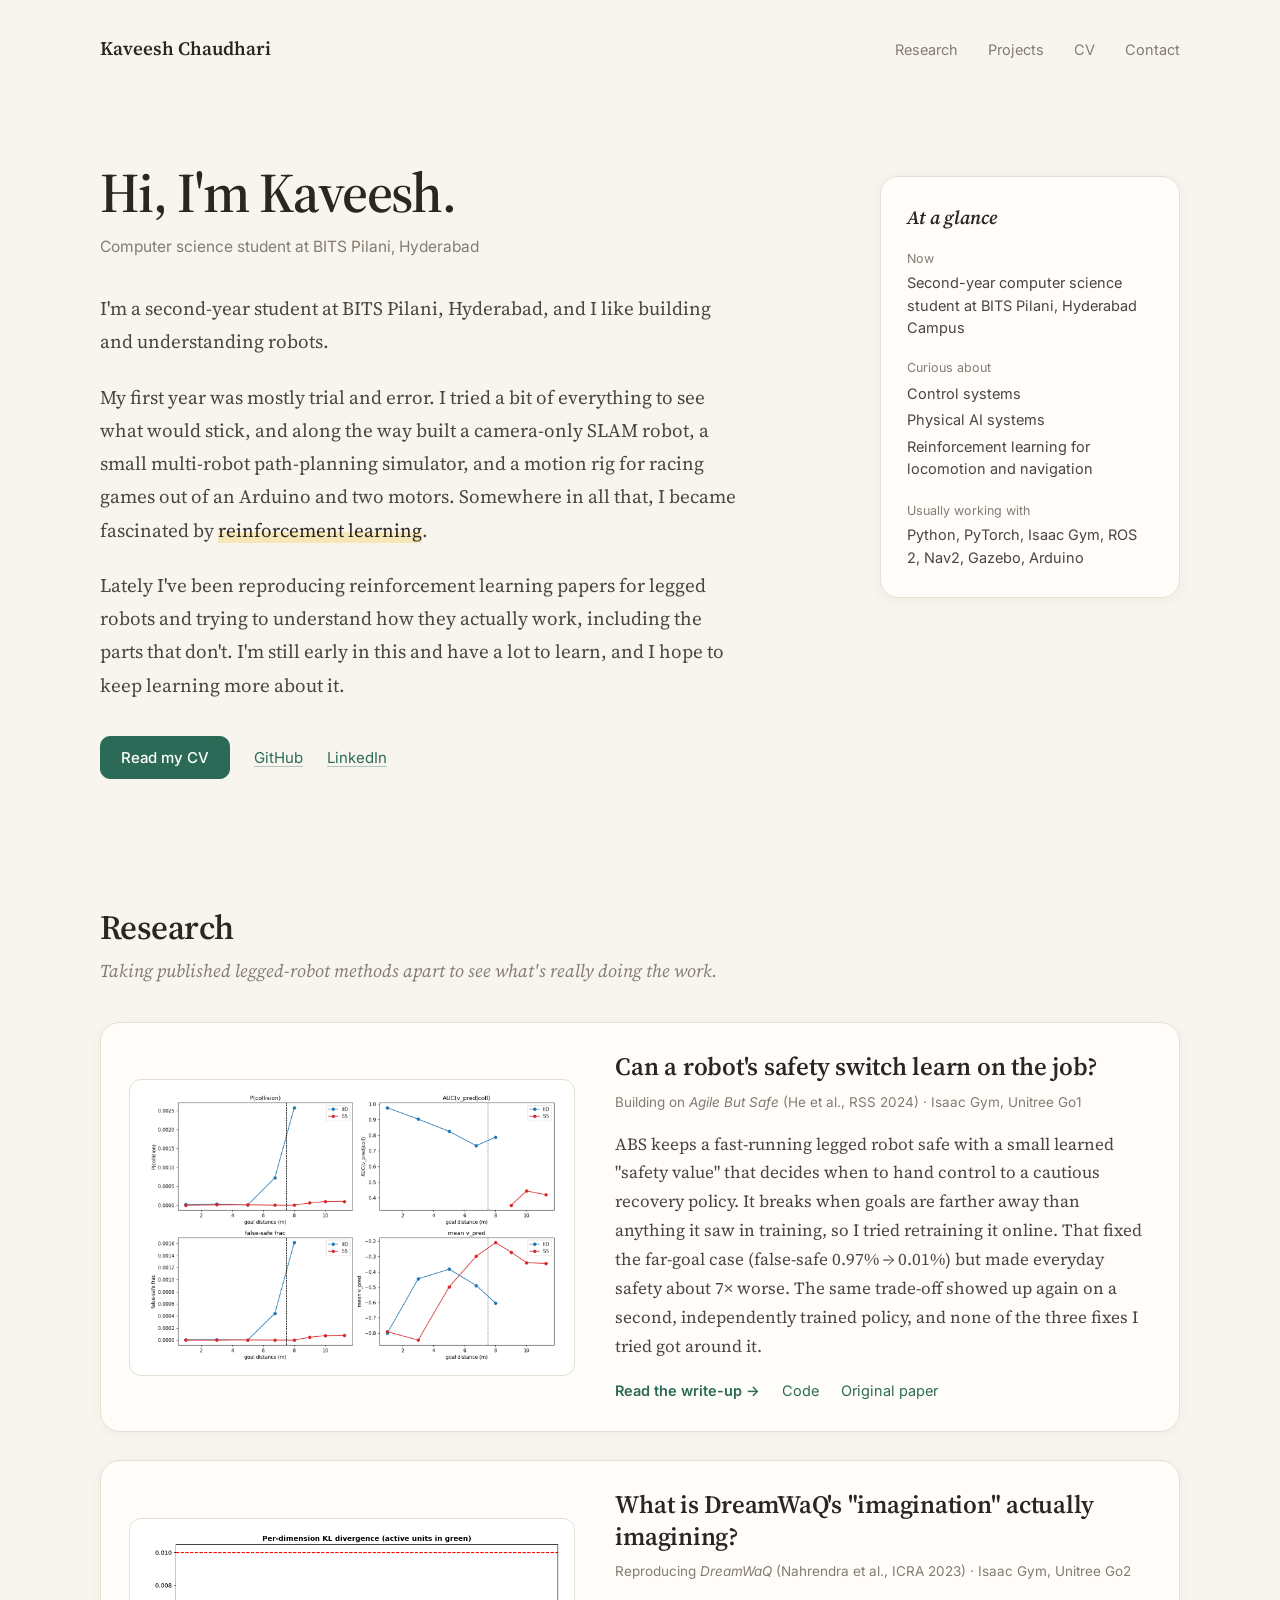
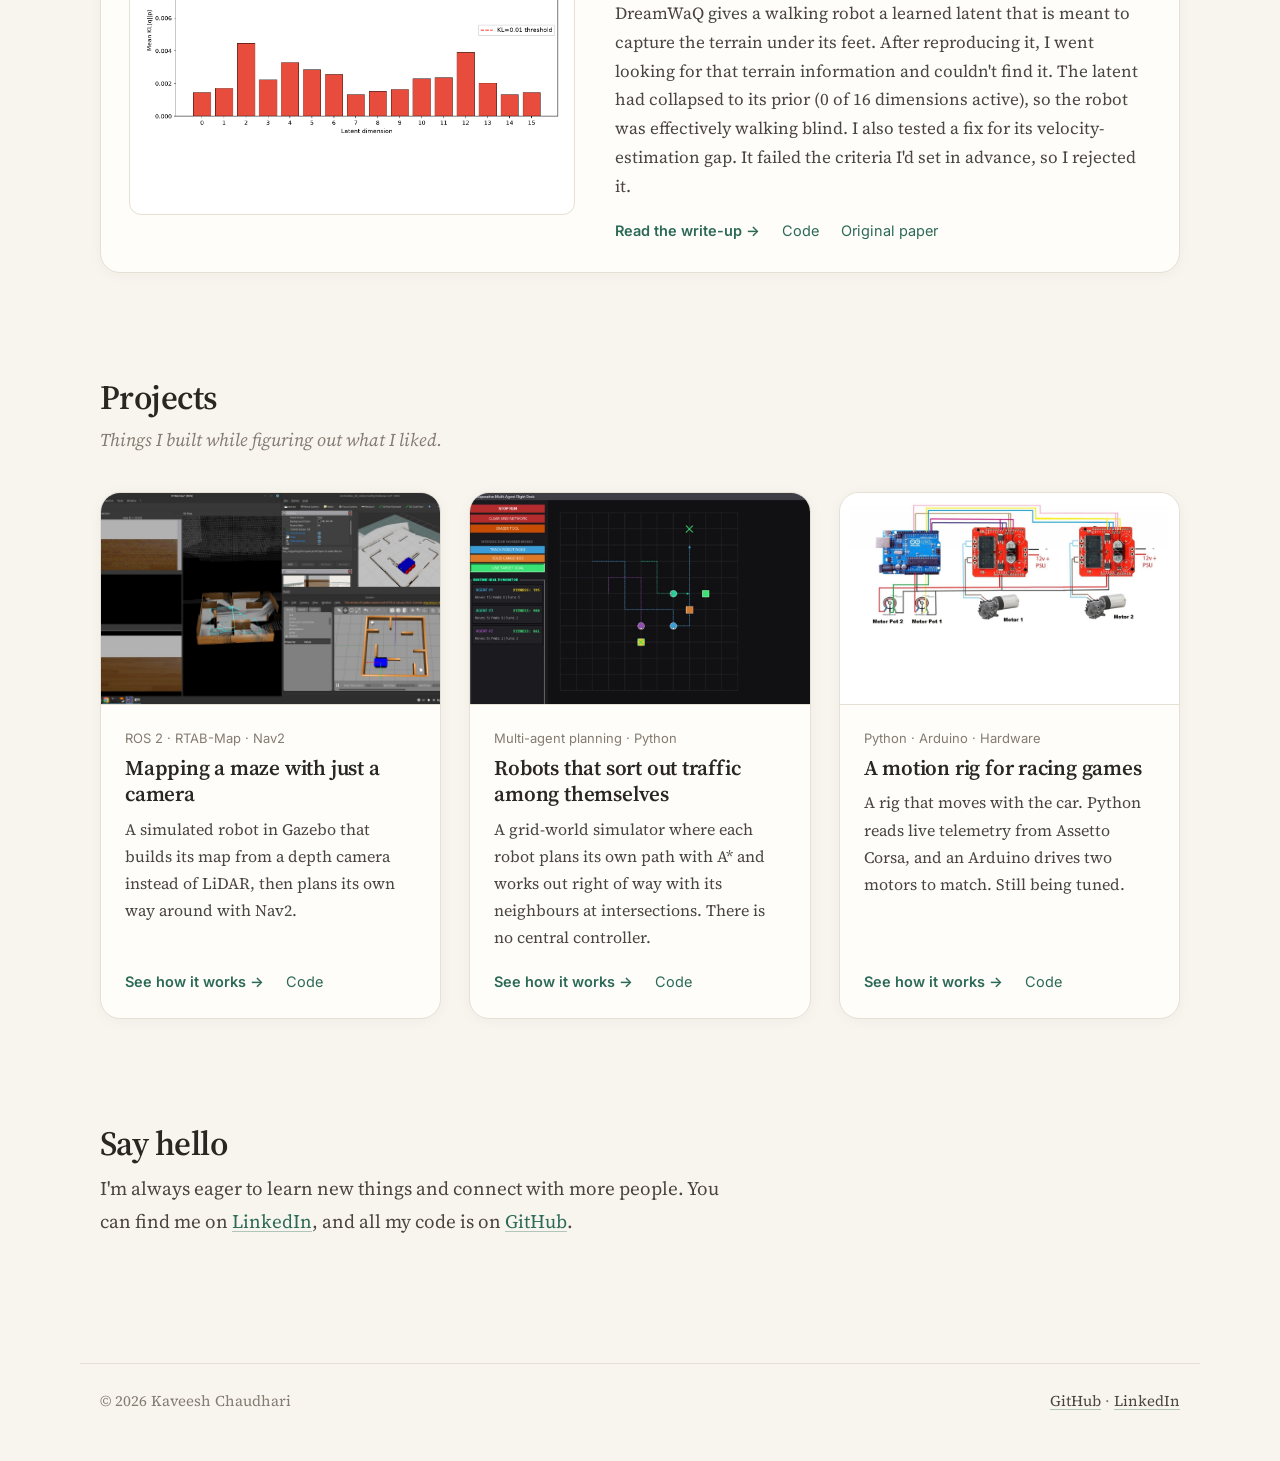
<file: index.html>
<!DOCTYPE html>
<html lang="en">
<head>
    <meta charset="UTF-8">
    <meta name="viewport" content="width=device-width, initial-scale=1.0">
    <title>Kaveesh Chaudhari</title>
    <meta name="description" content="Kaveesh Chaudhari, a computer science student at BITS Pilani, Hyderabad, who is fascinated by reinforcement learning for legged robots.">
    <meta name="author" content="Kaveesh Chaudhari">
    <meta property="og:title" content="Kaveesh Chaudhari">
    <meta property="og:description" content="Computer science student at BITS Pilani, Hyderabad, learning about reinforcement learning for legged robots.">
    <meta property="og:type" content="website">
    <link rel="icon" href="data:image/svg+xml,%3Csvg xmlns='http://www.w3.org/2000/svg' viewBox='0 0 64 64'%3E%3Crect width='64' height='64' rx='14' fill='%232c6a58'/%3E%3Ctext x='32' y='42' font-family='Georgia,serif' font-size='28' font-weight='600' fill='white' text-anchor='middle'%3EK%3C/text%3E%3C/svg%3E">
    <link rel="preconnect" href="https://fonts.googleapis.com">
    <link rel="preconnect" href="https://fonts.gstatic.com" crossorigin>
    <link href="https://fonts.googleapis.com/css2?family=Inter:wght@400;500;600&family=JetBrains+Mono&family=Source+Serif+4:ital,opsz,wght@0,8..60,400;0,8..60,600;1,8..60,400;1,8..60,600&display=swap" rel="stylesheet">
    <link rel="stylesheet" href="style.css">
</head>
<body>

    <header class="site-header">
        <div class="container">
            <a href="index.html" class="site-name">Kaveesh Chaudhari</a>
            <nav class="site-nav" aria-label="Primary">
                <a href="#research">Research</a>
                <a href="#projects">Projects</a>
                <a href="https://drive.google.com/file/d/1AUieMIezUhRojSnfZZ9DG1ku7m9eyF67/view?usp=sharing" target="_blank" rel="noopener">CV</a>
                <a href="#contact">Contact</a>
            </nav>
        </div>
    </header>

    <main class="container wide">

        <section class="intro" aria-labelledby="hello">
            <div class="intro-text">
                <div class="intro-top">
                    <!-- Add a photo of yourself here; it makes the page feel much more personal:
                    <img class="avatar" src="assets/img/me.jpg" alt="Kaveesh Chaudhari">
                    -->
                    <div>
                        <h1 id="hello">Hi, I'm Kaveesh.</h1>
                        <p class="role">Computer science student at BITS Pilani, Hyderabad</p>
                    </div>
                </div>

                <p>
                    I'm a second-year student at BITS Pilani, Hyderabad, and I like building and understanding robots.
                </p>
                <p>
                    My first year was mostly trial and error. I tried a bit of everything to see what would stick,
                    and along the way built a camera-only SLAM robot, a small multi-robot path-planning simulator,
                    and a motion rig for racing games out of an Arduino and two motors. Somewhere in all that, I became
                    fascinated by <span class="hl">reinforcement learning</span>.
                </p>
                <p>
                    Lately I've been reproducing reinforcement learning papers for legged robots and trying to understand how they actually
                    work, including the parts that don't. I'm still early in this and have a lot to learn, and I hope to
                    keep learning more about it.
                </p>

                <div class="link-row">
                    <a class="btn btn-primary" href="https://drive.google.com/file/d/1AUieMIezUhRojSnfZZ9DG1ku7m9eyF67/view?usp=sharing" target="_blank" rel="noopener">Read my CV</a>
                    <a href="https://github.com/1sznkaveesh" target="_blank" rel="noopener">GitHub</a>
                    <a href="https://www.linkedin.com/in/kaveesh-chaudhari-2136822a4/" target="_blank" rel="noopener">LinkedIn</a>
                </div>
            </div>

            <aside class="glance" aria-label="At a glance">
                <h2>At a glance</h2>
                <dl>
                    <dt>Now</dt>
                    <dd>Second-year computer science student at BITS Pilani, Hyderabad Campus</dd>

                    <dt>Curious about</dt>
                    <dd>
                        <ul>
                            <li>Control systems</li>
                            <li>Physical AI systems</li>
                            <li>Reinforcement learning for locomotion and navigation</li>
                        </ul>
                    </dd>

                    <dt>Usually working with</dt>
                    <dd>Python, PyTorch, Isaac Gym, ROS 2, Nav2, Gazebo, Arduino</dd>
                </dl>
            </aside>
        </section>

        <section id="research" class="section" aria-labelledby="research-title">
            <div class="section-head">
                <h2 class="section-title" id="research-title">Research</h2>
                <p class="section-intro">Taking published legged-robot methods apart to see what's really doing the work.</p>
            </div>

            <div class="entries">

                <article class="entry">
                    <a class="entry-thumb contain" href="projects/abs-online-adaptation.html" tabindex="-1" aria-hidden="true">
                        <img src="assets/img/abs-stratification.png" alt="" loading="lazy">
                    </a>
                    <div>
                        <h3 class="entry-title"><a href="projects/abs-online-adaptation.html">Can a robot's safety switch learn on the job?</a></h3>
                        <p class="entry-basis">Building on <em>Agile But Safe</em> (He et al., RSS 2024) · Isaac Gym, Unitree Go1</p>
                        <p class="entry-desc">
                            ABS keeps a fast-running legged robot safe with a small learned "safety value" that decides
                            when to hand control to a cautious recovery policy. It breaks when goals are farther away than
                            anything it saw in training, so I tried retraining it online. That fixed the far-goal case
                            (false-safe 0.97% &rarr; 0.01%) but made everyday safety about 7&times; worse. The same
                            trade-off showed up again on a second, independently trained policy, and none of the three fixes
                            I tried got around it.
                        </p>
                        <div class="entry-links">
                            <a class="more" href="projects/abs-online-adaptation.html">Read the write-up &rarr;</a>
                            <a href="https://github.com/1sznkaveesh/ABS" target="_blank" rel="noopener">Code</a>
                            <a href="https://arxiv.org/abs/2401.17583" target="_blank" rel="noopener">Original paper</a>
                        </div>
                    </div>
                </article>

                <article class="entry">
                    <a class="entry-thumb contain" href="projects/dreamwaq.html" tabindex="-1" aria-hidden="true">
                        <img src="assets/img/dreamwaq-kl-per-dim.png" alt="" loading="lazy">
                    </a>
                    <div>
                        <h3 class="entry-title"><a href="projects/dreamwaq.html">What is DreamWaQ's "imagination" actually imagining?</a></h3>
                        <p class="entry-basis">Reproducing <em>DreamWaQ</em> (Nahrendra et al., ICRA 2023) · Isaac Gym, Unitree Go2</p>
                        <p class="entry-desc">
                            DreamWaQ gives a walking robot a learned latent that is meant to capture the terrain under its
                            feet. After reproducing it, I went looking for that terrain information and couldn't find it.
                            The latent had collapsed to its prior (0 of 16 dimensions active), so the robot was effectively
                            walking blind. I also tested a fix for its velocity-estimation gap. It failed the criteria I'd
                            set in advance, so I rejected it.
                        </p>
                        <div class="entry-links">
                            <a class="more" href="projects/dreamwaq.html">Read the write-up &rarr;</a>
                            <a href="https://github.com/1sznkaveesh/DreamWaQ" target="_blank" rel="noopener">Code</a>
                            <a href="https://arxiv.org/abs/2301.10602" target="_blank" rel="noopener">Original paper</a>
                        </div>
                    </div>
                </article>

            </div>
        </section>

        <section id="projects" class="section" aria-labelledby="projects-title">
            <div class="section-head">
                <h2 class="section-title" id="projects-title">Projects</h2>
                <p class="section-intro">Things I built while figuring out what I liked.</p>
            </div>

            <div class="card-grid">

                <article class="card">
                    <a class="entry-thumb" href="projects/slam.html" tabindex="-1" aria-hidden="true">
                        <img src="assets/img/slam-rtabmap.png" alt="" loading="lazy">
                    </a>
                    <div class="card-body">
                        <p class="entry-kicker">ROS 2 · RTAB-Map · Nav2</p>
                        <h3 class="entry-title"><a href="projects/slam.html">Mapping a maze with just a camera</a></h3>
                        <p class="entry-desc">
                            A simulated robot in Gazebo that builds its map from a depth camera instead of LiDAR,
                            then plans its own way around with Nav2.
                        </p>
                        <div class="entry-links">
                            <a class="more" href="projects/slam.html">See how it works &rarr;</a>
                            <a href="https://github.com/1sznkaveesh/Mobile-Differential-Drive-Robot_SLAM" target="_blank" rel="noopener">Code</a>
                        </div>
                    </div>
                </article>

                <article class="card">
                    <a class="entry-thumb" href="projects/swarm.html" tabindex="-1" aria-hidden="true">
                        <img src="assets/img/swarm-demo-poster.jpg" alt="" loading="lazy">
                    </a>
                    <div class="card-body">
                        <p class="entry-kicker">Multi-agent planning · Python</p>
                        <h3 class="entry-title"><a href="projects/swarm.html">Robots that sort out traffic among themselves</a></h3>
                        <p class="entry-desc">
                            A grid-world simulator where each robot plans its own path with A* and works out right of
                            way with its neighbours at intersections. There is no central controller.
                        </p>
                        <div class="entry-links">
                            <a class="more" href="projects/swarm.html">See how it works &rarr;</a>
                            <a href="https://github.com/1sznkaveesh/Swarm_System" target="_blank" rel="noopener">Code</a>
                        </div>
                    </div>
                </article>

                <article class="card">
                    <a class="entry-thumb contain" href="projects/simbridge.html" tabindex="-1" aria-hidden="true">
                        <img src="assets/img/simrig-wiring.jpg" alt="" loading="lazy">
                    </a>
                    <div class="card-body">
                        <p class="entry-kicker">Python · Arduino · Hardware</p>
                        <h3 class="entry-title"><a href="projects/simbridge.html">A motion rig for racing games</a></h3>
                        <p class="entry-desc">
                            A rig that moves with the car. Python reads live telemetry from Assetto Corsa, and an
                            Arduino drives two motors to match. Still being tuned.
                        </p>
                        <div class="entry-links">
                            <a class="more" href="projects/simbridge.html">See how it works &rarr;</a>
                            <a href="https://github.com/1sznkaveesh/F1_Sim_Rig_Bridge" target="_blank" rel="noopener">Code</a>
                        </div>
                    </div>
                </article>

            </div>
        </section>

        <section id="contact" class="section" aria-labelledby="contact-title">
            <div class="contact-block">
                <h2 class="section-title" id="contact-title">Say hello</h2>
                <p class="contact-text">
                    I'm always eager to learn new things and connect with more people.
                    You can find me on <a href="https://www.linkedin.com/in/kaveesh-chaudhari-2136822a4/" target="_blank" rel="noopener">LinkedIn</a>,
                    and all my code is on <a href="https://github.com/1sznkaveesh" target="_blank" rel="noopener">GitHub</a>.
                    <!-- TODO: add your email, e.g.  Or just email me at <a href="mailto:you@example.com">you@example.com</a>. -->
                </p>
            </div>
        </section>

    </main>

    <footer class="site-footer">
        <div class="container">
            <span>&copy; 2026 Kaveesh Chaudhari</span>
            <span><a href="https://github.com/1sznkaveesh" target="_blank" rel="noopener">GitHub</a> · <a href="https://www.linkedin.com/in/kaveesh-chaudhari-2136822a4/" target="_blank" rel="noopener">LinkedIn</a></span>
        </div>
    </footer>

</body>
</html>
</file>
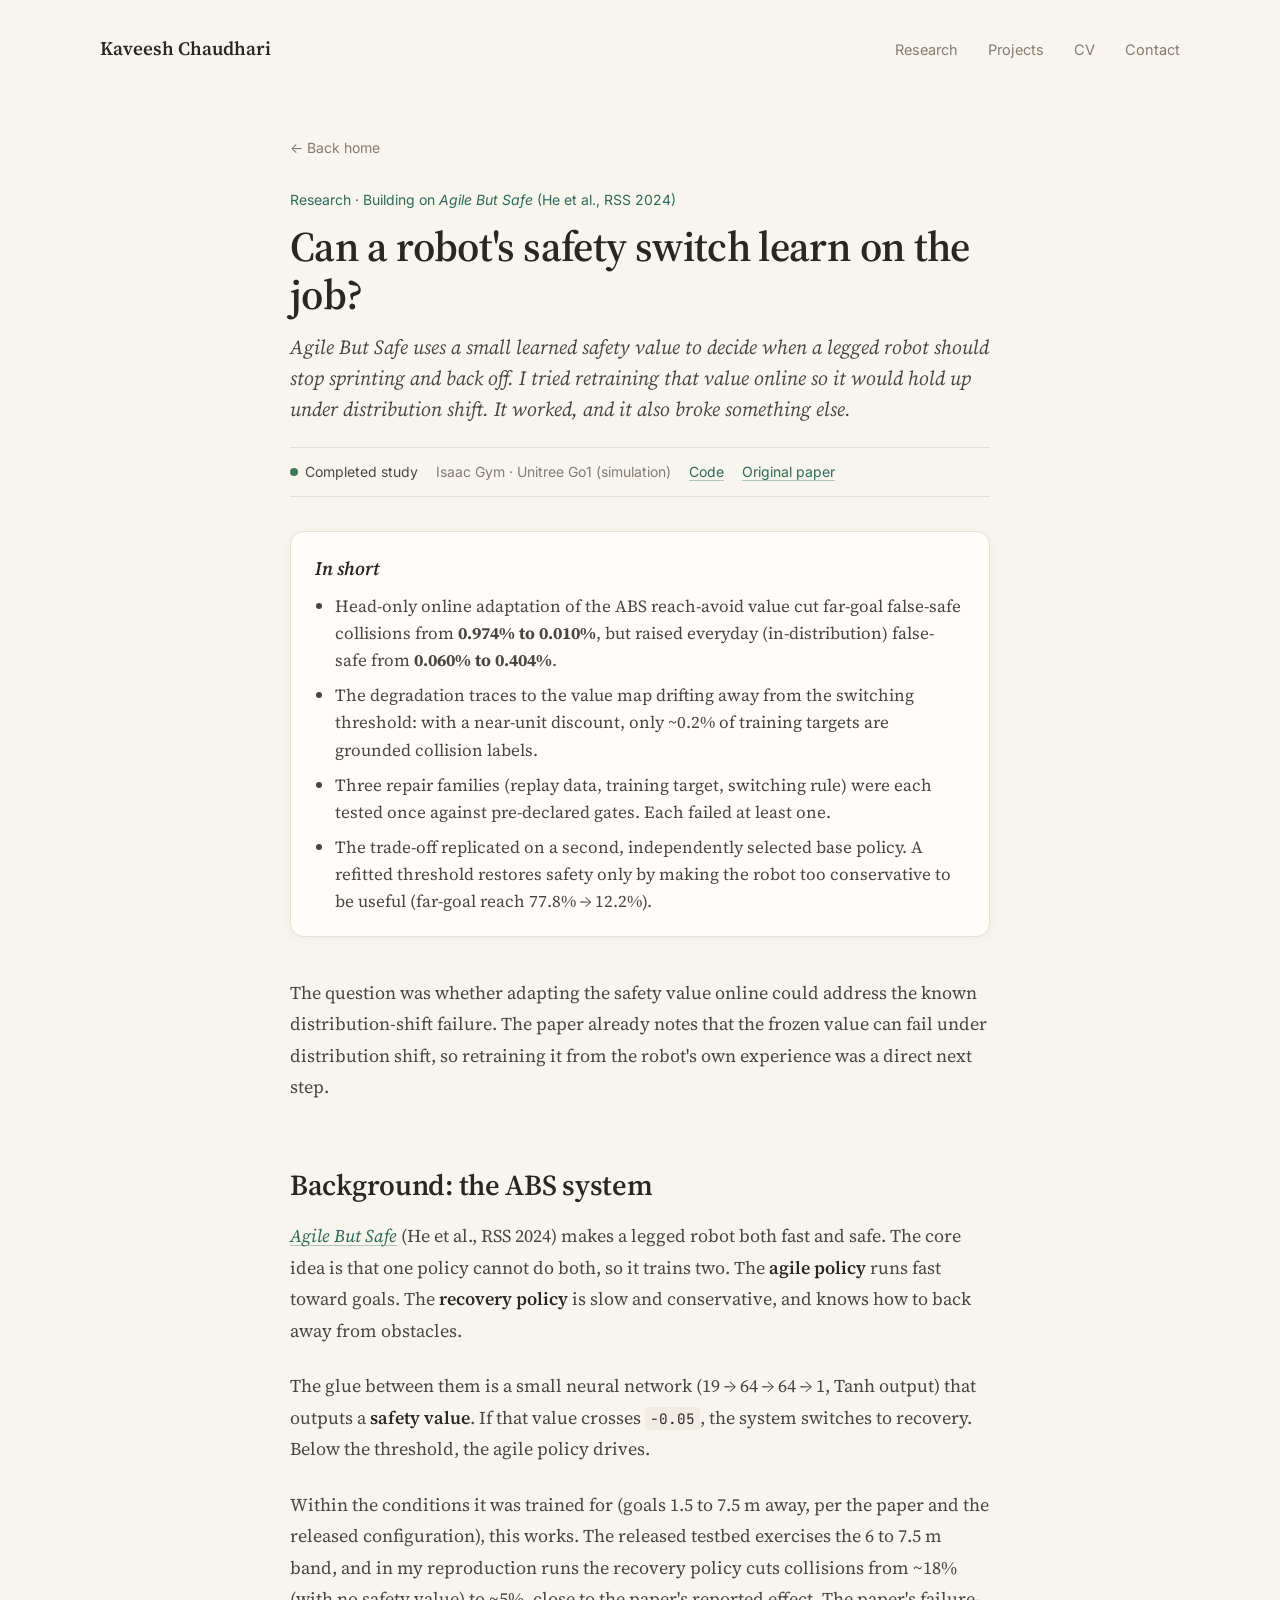
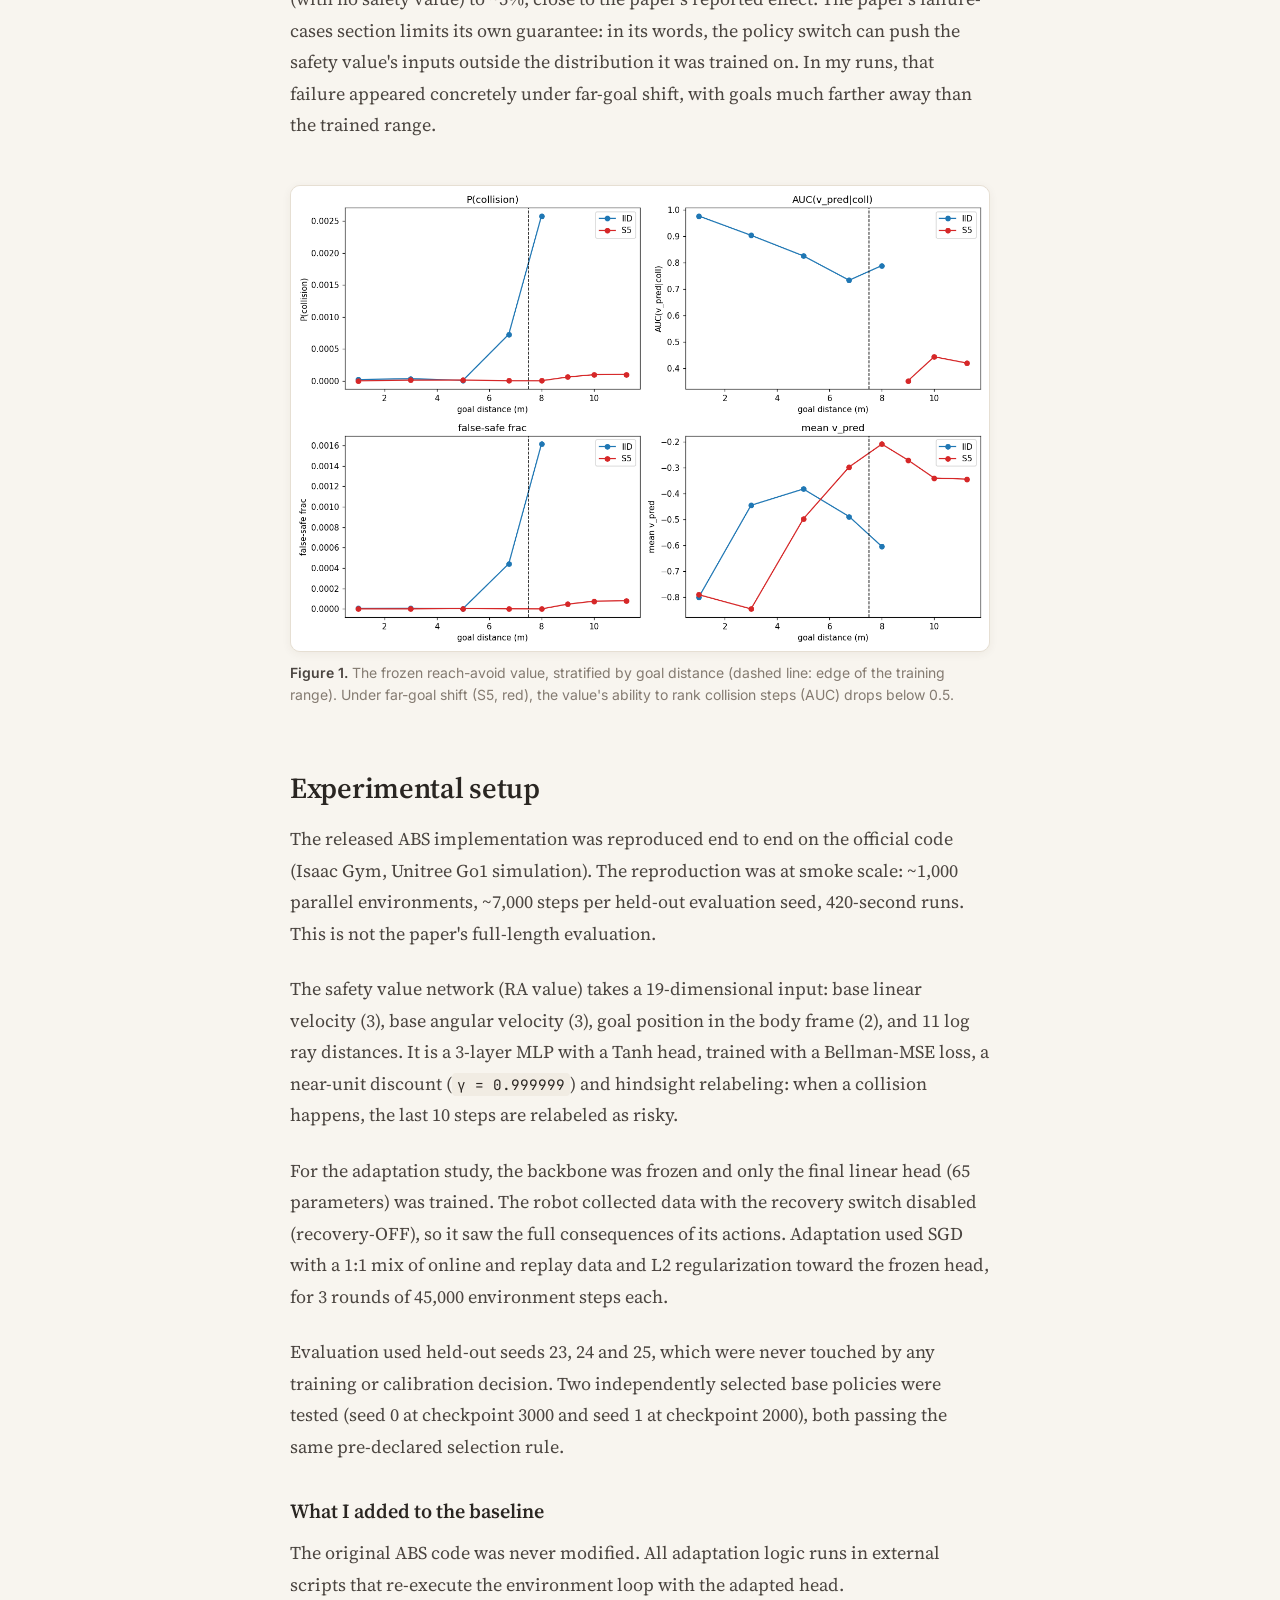
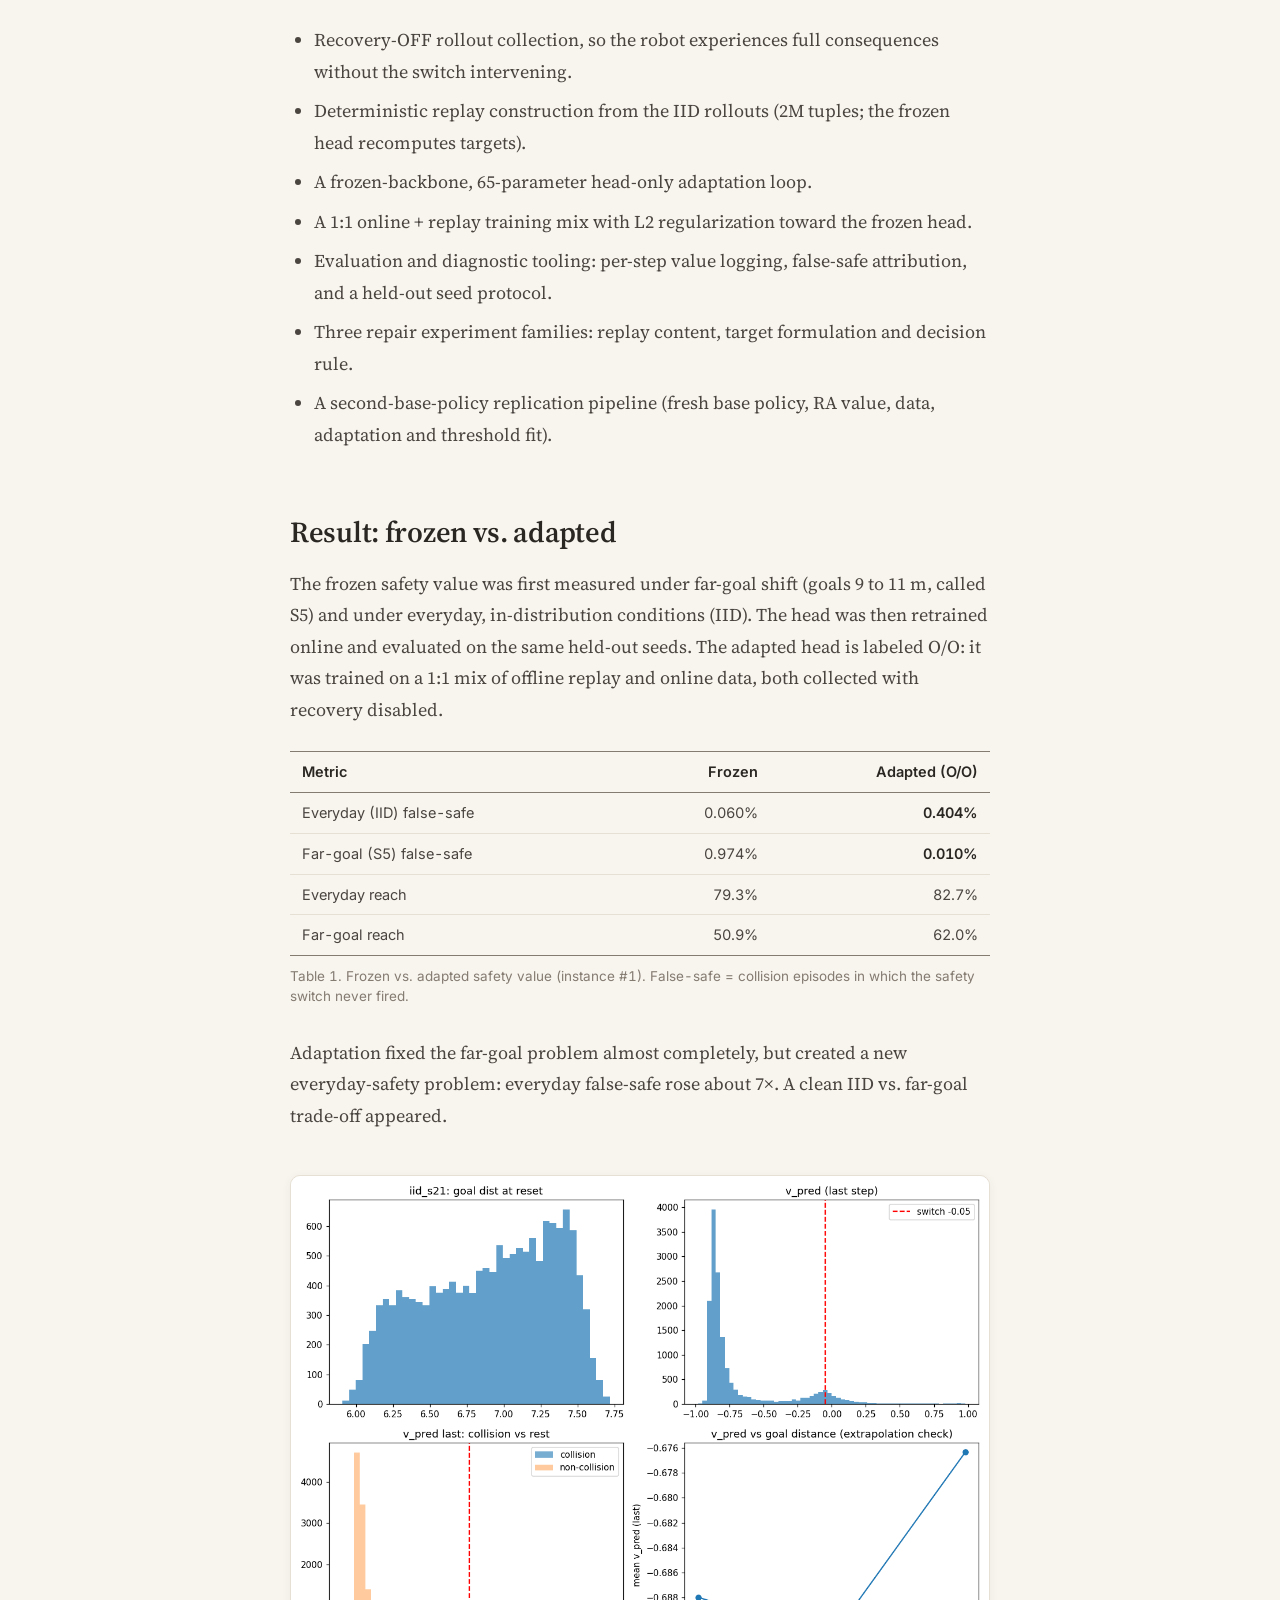
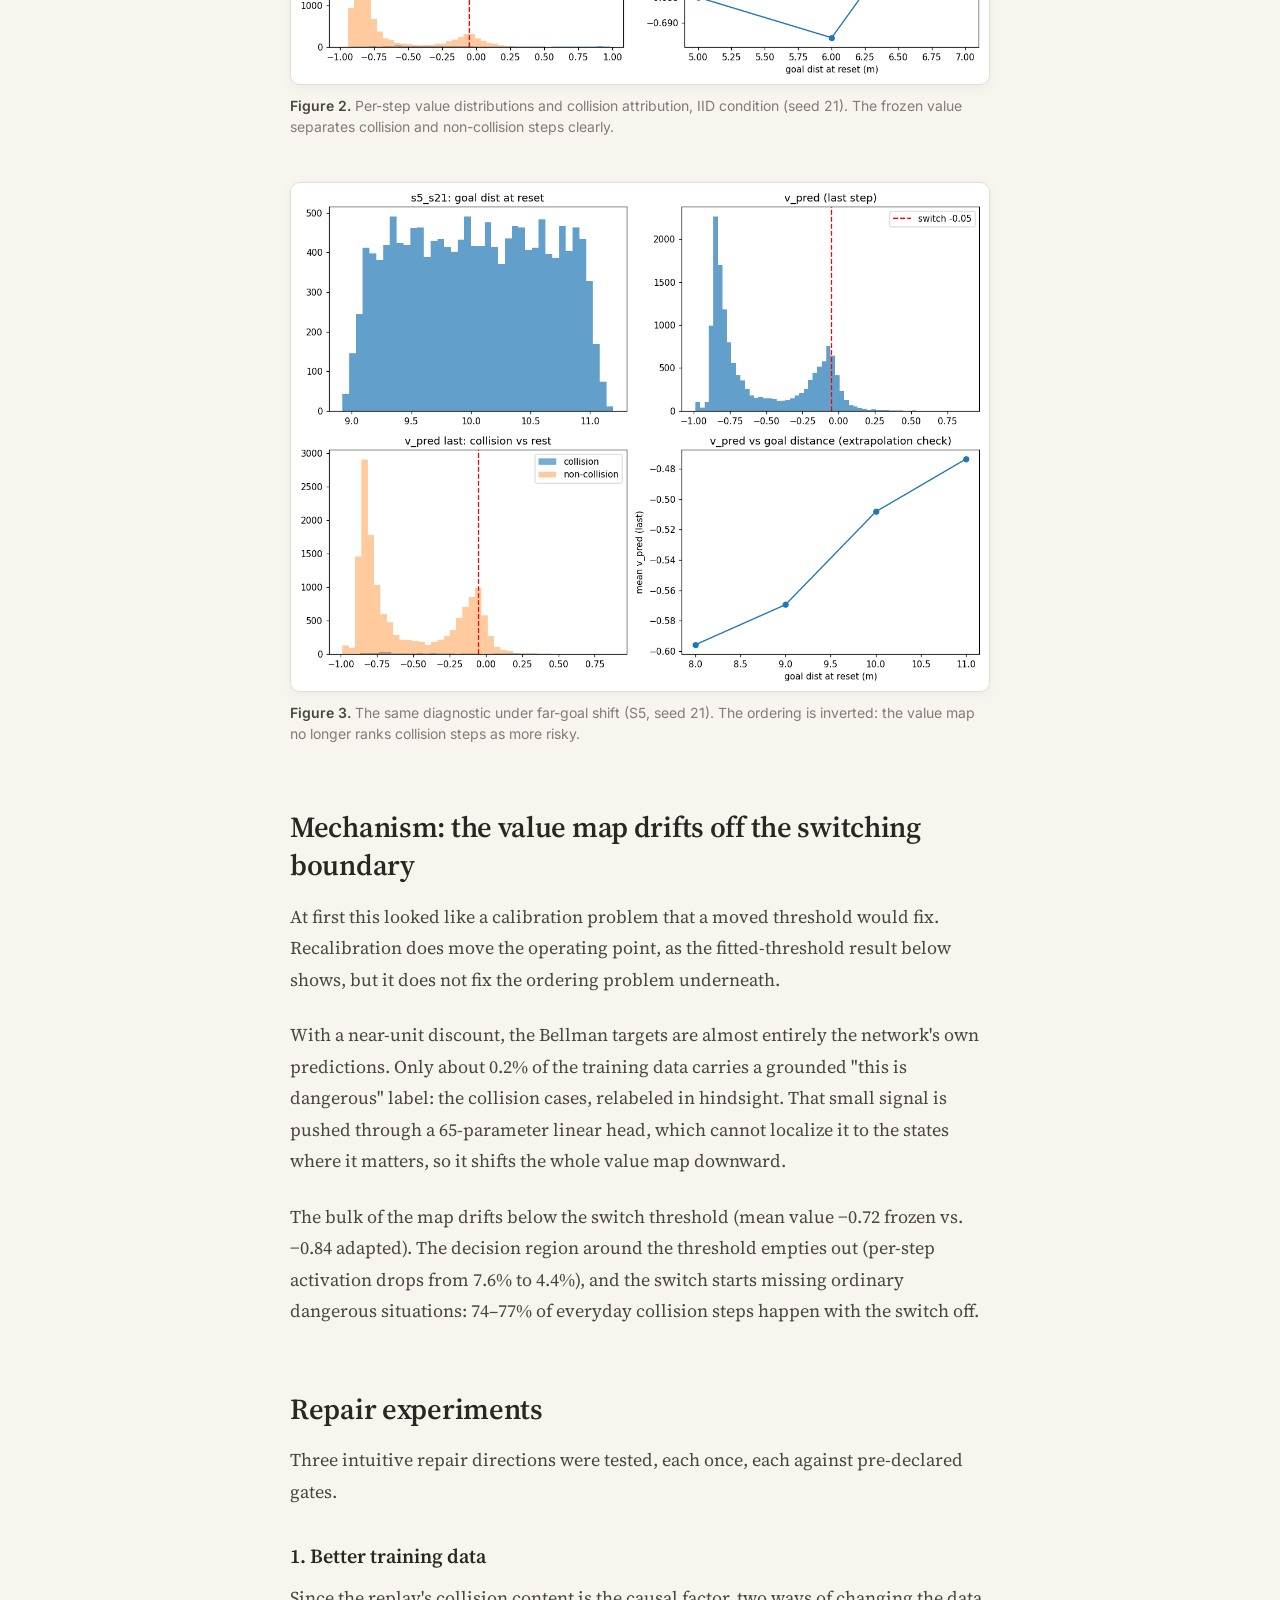
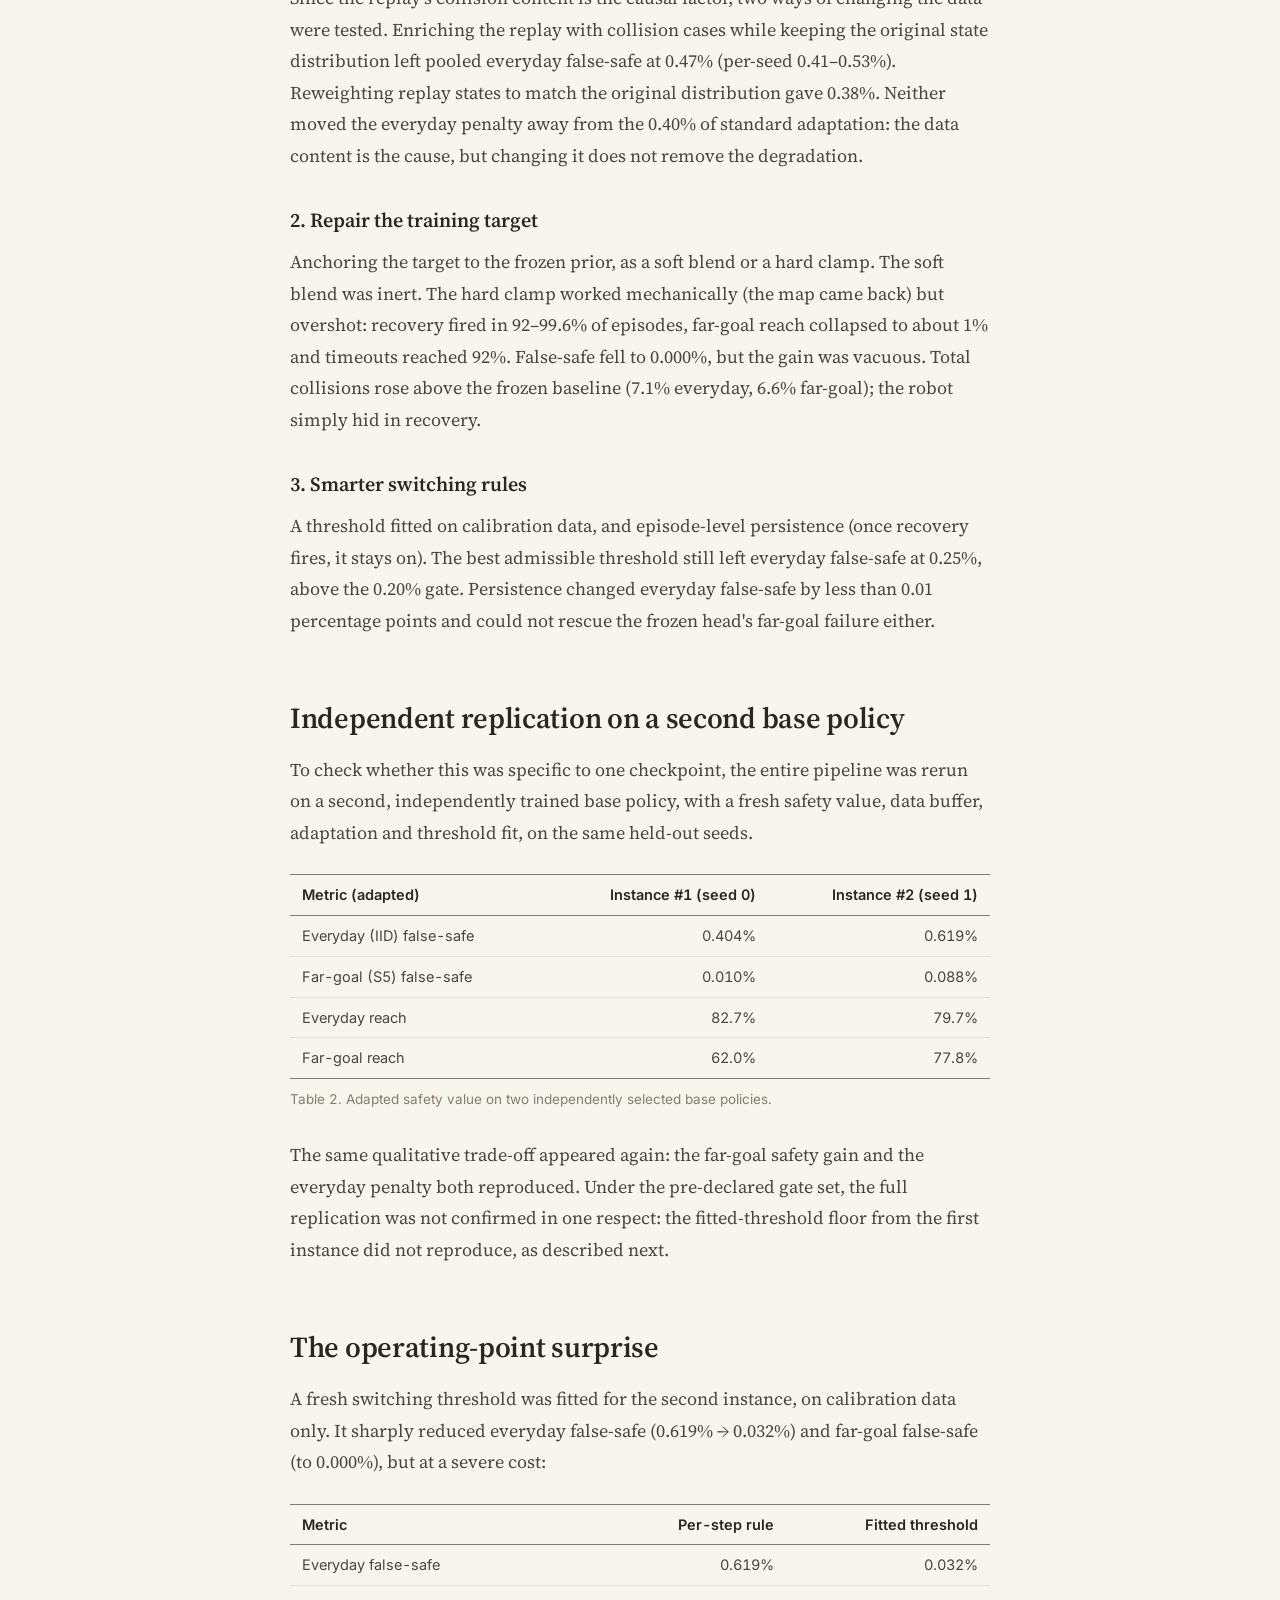
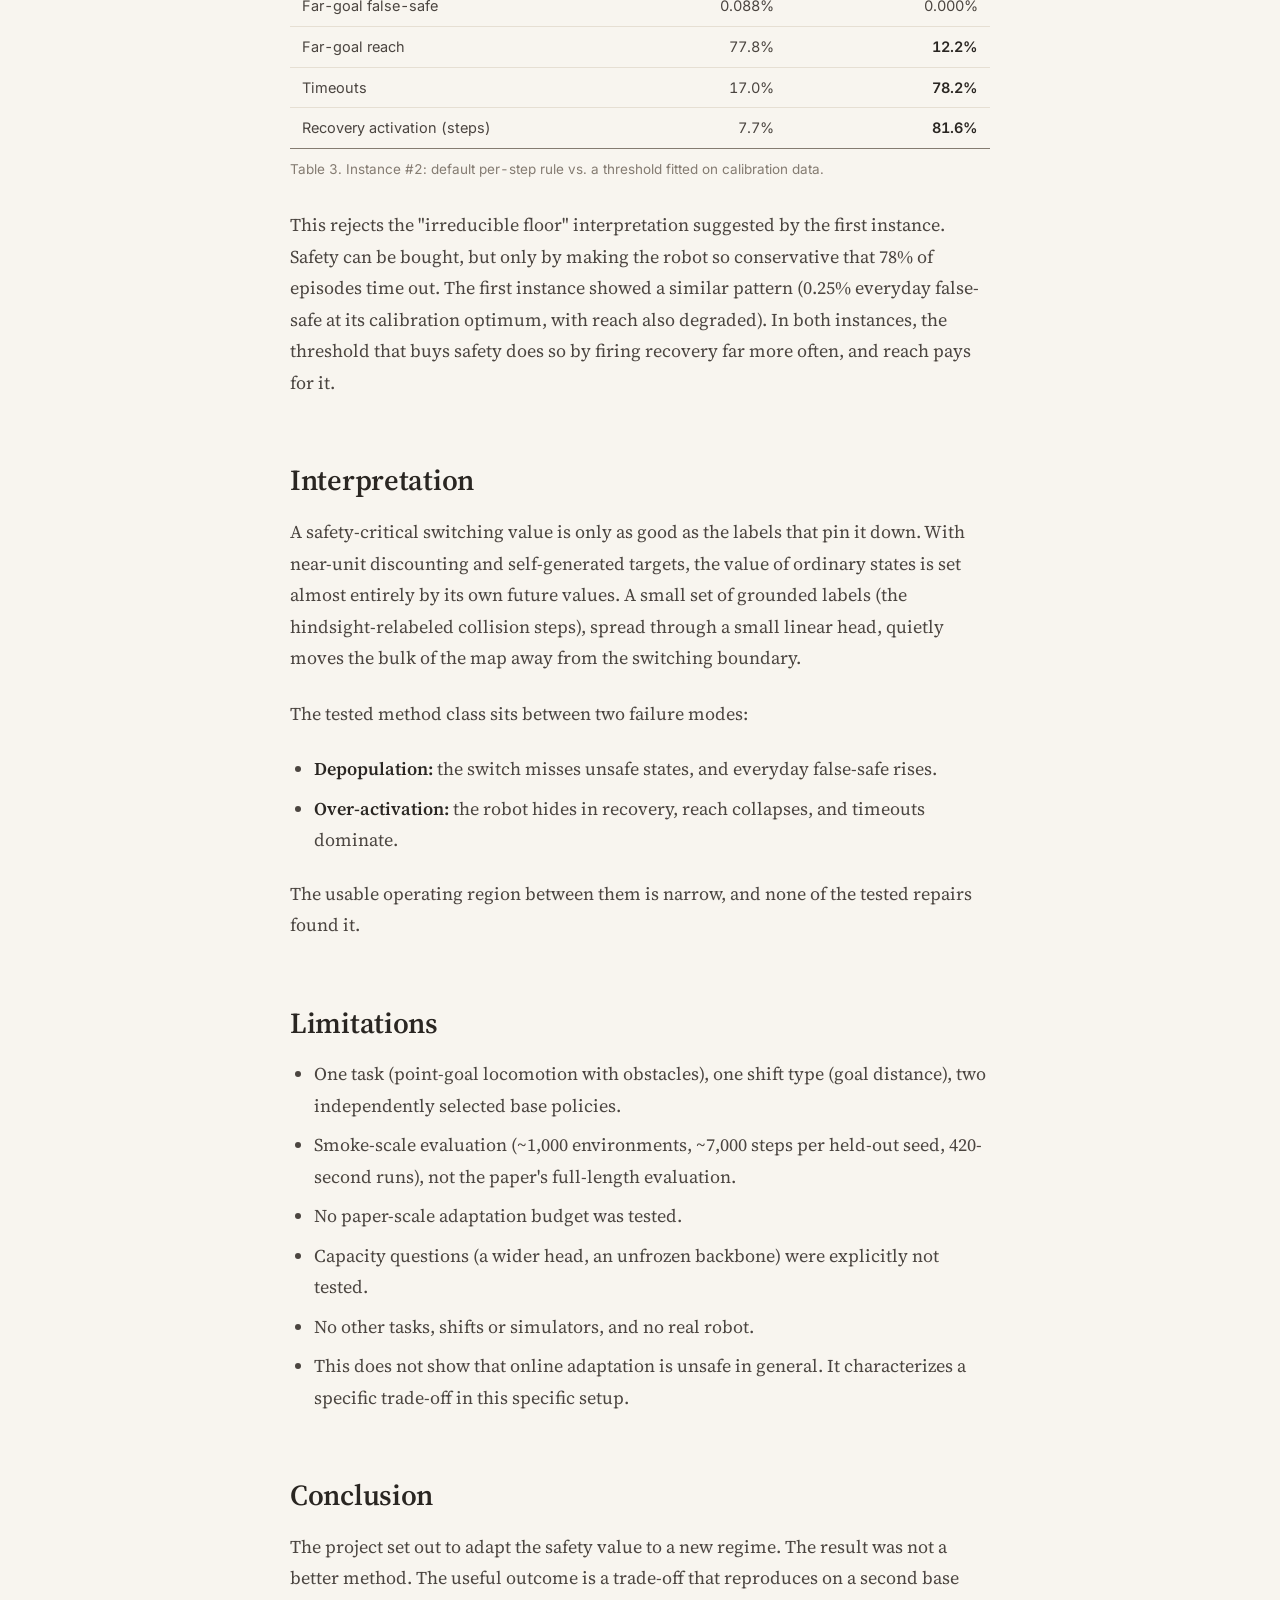
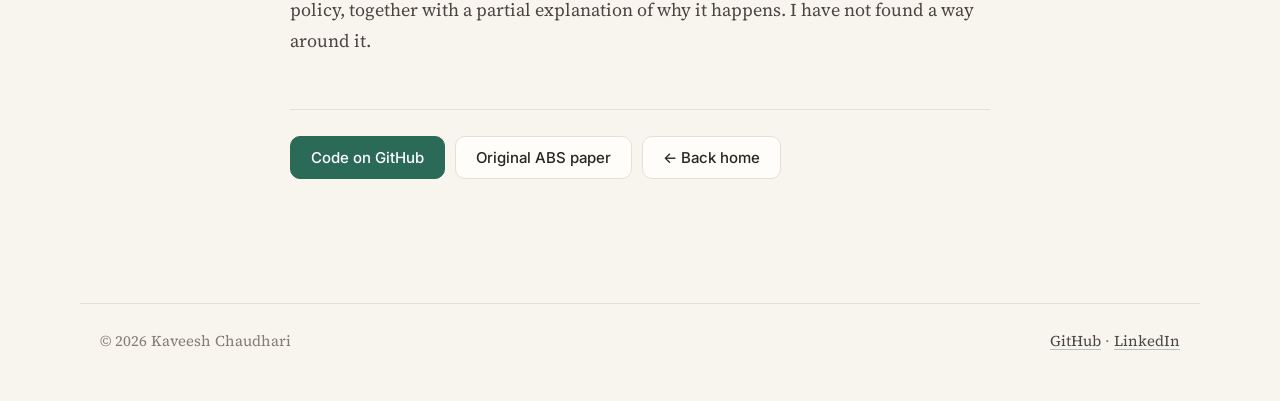
<file: projects/abs-online-adaptation.html>
<!DOCTYPE html>
<html lang="en">
<head>
    <meta charset="UTF-8">
    <meta name="viewport" content="width=device-width, initial-scale=1.0">
    <title>Can a Robot's Safety Switch Learn on the Job? | Kaveesh Chaudhari</title>
    <meta name="description" content="Retraining the Agile But Safe reach-avoid value online fixes far-goal failures but degrades everyday safety; the trade-off replicates across two independently selected base policies.">
    <meta name="author" content="Kaveesh Chaudhari">
    <meta property="og:title" content="Online Adaptation of a Learned Safety Value">
    <meta property="og:type" content="article">
    <link rel="icon" href="data:image/svg+xml,%3Csvg xmlns='http://www.w3.org/2000/svg' viewBox='0 0 64 64'%3E%3Crect width='64' height='64' rx='14' fill='%232c6a58'/%3E%3Ctext x='32' y='42' font-family='Georgia,serif' font-size='28' font-weight='600' fill='white' text-anchor='middle'%3EK%3C/text%3E%3C/svg%3E">
    <link rel="preconnect" href="https://fonts.googleapis.com">
    <link rel="preconnect" href="https://fonts.gstatic.com" crossorigin>
    <link href="https://fonts.googleapis.com/css2?family=Inter:wght@400;500;600&family=JetBrains+Mono&family=Source+Serif+4:ital,opsz,wght@0,8..60,400;0,8..60,600;1,8..60,400;1,8..60,600&display=swap" rel="stylesheet">
    <link rel="stylesheet" href="../style.css">
</head>
<body>

    <header class="site-header">
        <div class="container">
            <a href="../index.html" class="site-name">Kaveesh Chaudhari</a>
            <nav class="site-nav" aria-label="Primary">
                <a href="../index.html#research">Research</a>
                <a href="../index.html#projects">Projects</a>
                <a href="https://drive.google.com/file/d/1AUieMIezUhRojSnfZZ9DG1ku7m9eyF67/view?usp=sharing" target="_blank" rel="noopener">CV</a>
                <a href="../index.html#contact">Contact</a>
            </nav>
        </div>
    </header>

    <main class="container article">
        <a href="../index.html#research" class="back-link">&larr; Back home</a>

        <p class="article-kicker">Research · Building on <em>Agile But Safe</em> (He et al., RSS 2024)</p>
        <h1>Can a robot's safety switch learn on the job?</h1>
        <p class="lede">
            <em>Agile But Safe</em> uses a small learned safety value to decide when a legged robot should stop
            sprinting and back off. I tried retraining that value online so it would hold up under distribution
            shift. It worked, and it also broke something else.
        </p>

        <div class="article-meta">
            <span class="status">Completed study</span>
            <span>Isaac Gym · Unitree Go1 (simulation)</span>
            <a href="https://github.com/1sznkaveesh/ABS" target="_blank" rel="noopener">Code</a>
            <a href="https://arxiv.org/abs/2401.17583" target="_blank" rel="noopener">Original paper</a>
        </div>

        <aside class="summary" aria-label="Summary">
            <h2>In short</h2>
            <ul>
                <li>Head-only online adaptation of the ABS reach-avoid value cut far-goal false-safe collisions from <strong>0.974% to 0.010%</strong>, but raised everyday (in-distribution) false-safe from <strong>0.060% to 0.404%</strong>.</li>
                <li>The degradation traces to the value map drifting away from the switching threshold: with a near-unit discount, only ~0.2% of training targets are grounded collision labels.</li>
                <li>Three repair families (replay data, training target, switching rule) were each tested once against pre-declared gates. Each failed at least one.</li>
                <li>The trade-off replicated on a second, independently selected base policy. A refitted threshold restores safety only by making the robot too conservative to be useful (far-goal reach 77.8% &rarr; 12.2%).</li>
            </ul>
        </aside>

        <div class="prose">

            <p>
                The question was whether adapting the safety value online could address the known distribution-shift
                failure. The paper already notes that the frozen value can fail under distribution shift, so retraining
                it from the robot's own experience was a direct next step.
            </p>

            <h2 id="background">Background: the ABS system</h2>

            <p>
                <a href="https://arxiv.org/abs/2401.17583" target="_blank" rel="noopener"><em>Agile But Safe</em></a>
                (He et al., RSS 2024) makes a legged robot both fast and safe. The core idea is that one policy cannot
                do both, so it trains two. The <strong>agile policy</strong> runs fast toward goals. The
                <strong>recovery policy</strong> is slow and conservative, and knows how to back away from obstacles.
            </p>

            <p>
                The glue between them is a small neural network (19 &rarr; 64 &rarr; 64 &rarr; 1, Tanh output) that
                outputs a <strong>safety value</strong>. If that value crosses <code>-0.05</code>, the system switches to
                recovery. Below the threshold, the agile policy drives.
            </p>

            <p>
                Within the conditions it was trained for (goals 1.5 to 7.5 m away, per the paper and the released
                configuration), this works. The released testbed exercises the 6 to 7.5 m band, and in my reproduction
                runs the recovery policy cuts collisions from ~18% (with no safety value) to ~5%, close to the paper's
                reported effect. The paper's failure-cases section limits its own guarantee: in its words, the policy switch
                can push the safety value's inputs outside the distribution it was trained on. In my runs, that failure
                appeared concretely under far-goal shift, with goals much farther away than the trained range.
            </p>

            <figure>
                <img src="../assets/img/abs-stratification.png" alt="Four panels against goal distance: collision probability, AUC of the value for collisions, false-safe fraction, and mean predicted value, for in-distribution (IID) and far-goal (S5) conditions." loading="lazy">
                <figcaption>
                    <b>Figure 1.</b> The frozen reach-avoid value, stratified by goal distance (dashed line: edge of the
                    training range). Under far-goal shift (S5, red), the value's ability to rank collision steps (AUC) drops
                    below 0.5.
                </figcaption>
            </figure>

            <h2 id="setup">Experimental setup</h2>

            <p>
                The released ABS implementation was reproduced end to end on the official code (Isaac Gym, Unitree Go1
                simulation). The reproduction was at smoke scale: ~1,000 parallel environments, ~7,000 steps per held-out
                evaluation seed, 420-second runs. This is not the paper's full-length evaluation.
            </p>

            <p>
                The safety value network (RA value) takes a 19-dimensional input: base linear velocity (3), base angular
                velocity (3), goal position in the body frame (2), and 11 log ray distances. It is a 3-layer MLP with a
                Tanh head, trained with a Bellman-MSE loss, a near-unit discount (<code>&gamma; = 0.999999</code>) and
                hindsight relabeling: when a collision happens, the last 10 steps are relabeled as risky.
            </p>

            <p>
                For the adaptation study, the backbone was frozen and only the final linear head (65 parameters) was
                trained. The robot collected data with the recovery switch disabled (recovery-OFF), so it saw the full
                consequences of its actions. Adaptation used SGD with a 1:1 mix of online and replay data and L2
                regularization toward the frozen head, for 3 rounds of 45,000 environment steps each.
            </p>

            <p>
                Evaluation used held-out seeds 23, 24 and 25, which were never touched by any training or calibration
                decision. Two independently selected base policies were tested (seed 0 at checkpoint 3000 and seed 1 at
                checkpoint 2000), both passing the same pre-declared selection rule.
            </p>

            <h3>What I added to the baseline</h3>

            <p>The original ABS code was never modified. All adaptation logic runs in external scripts that re-execute the environment loop with the adapted head.</p>

            <ul>
                <li>Recovery-OFF rollout collection, so the robot experiences full consequences without the switch intervening.</li>
                <li>Deterministic replay construction from the IID rollouts (2M tuples; the frozen head recomputes targets).</li>
                <li>A frozen-backbone, 65-parameter head-only adaptation loop.</li>
                <li>A 1:1 online + replay training mix with L2 regularization toward the frozen head.</li>
                <li>Evaluation and diagnostic tooling: per-step value logging, false-safe attribution, and a held-out seed protocol.</li>
                <li>Three repair experiment families: replay content, target formulation and decision rule.</li>
                <li>A second-base-policy replication pipeline (fresh base policy, RA value, data, adaptation and threshold fit).</li>
            </ul>

            <h2 id="results">Result: frozen vs. adapted</h2>

            <p>
                The frozen safety value was first measured under far-goal shift (goals 9 to 11 m, called S5) and under
                everyday, in-distribution conditions (IID). The head was then retrained online and evaluated on the same
                held-out seeds. The adapted head is labeled O/O: it was trained on a 1:1 mix of offline replay and online
                data, both collected with recovery disabled.
            </p>

            <div class="table-wrap">
                <table>
                    <caption>Table 1. Frozen vs. adapted safety value (instance #1). False-safe = collision episodes in which the safety switch never fired.</caption>
                    <thead>
                        <tr><th>Metric</th><th class="num">Frozen</th><th class="num">Adapted (O/O)</th></tr>
                    </thead>
                    <tbody>
                        <tr><td>Everyday (IID) false-safe</td><td class="num">0.060%</td><td class="num hl">0.404%</td></tr>
                        <tr><td>Far-goal (S5) false-safe</td><td class="num">0.974%</td><td class="num hl">0.010%</td></tr>
                        <tr><td>Everyday reach</td><td class="num">79.3%</td><td class="num">82.7%</td></tr>
                        <tr><td>Far-goal reach</td><td class="num">50.9%</td><td class="num">62.0%</td></tr>
                    </tbody>
                </table>
            </div>

            <p>
                Adaptation fixed the far-goal problem almost completely, but created a new everyday-safety problem:
                everyday false-safe rose about 7&times;. A clean IID vs. far-goal trade-off appeared.
            </p>

            <figure>
                <img src="../assets/img/abs-iid-diag.png" alt="Per-step value distributions and collision attribution for the in-distribution condition, seed 21." loading="lazy">
                <figcaption>
                    <b>Figure 2.</b> Per-step value distributions and collision attribution, IID condition (seed 21). The
                    frozen value separates collision and non-collision steps clearly.
                </figcaption>
            </figure>

            <figure>
                <img src="../assets/img/abs-s5-diag.png" alt="Per-step value distributions and collision attribution for the far-goal condition, seed 21, showing inverted ordering." loading="lazy">
                <figcaption>
                    <b>Figure 3.</b> The same diagnostic under far-goal shift (S5, seed 21). The ordering is inverted: the
                    value map no longer ranks collision steps as more risky.
                </figcaption>
            </figure>

            <h2 id="mechanism">Mechanism: the value map drifts off the switching boundary</h2>

            <p>
                At first this looked like a calibration problem that a moved threshold would fix. Recalibration does move
                the operating point, as the fitted-threshold result below shows, but it does not fix the ordering problem
                underneath.
            </p>

            <p>
                With a near-unit discount, the Bellman targets are almost entirely the network's own predictions. Only
                about 0.2% of the training data carries a grounded "this is dangerous" label: the collision cases,
                relabeled in hindsight. That small signal is pushed through a 65-parameter linear head, which cannot
                localize it to the states where it matters, so it shifts the whole value map downward.
            </p>

            <p>
                The bulk of the map drifts below the switch threshold (mean value &minus;0.72 frozen vs. &minus;0.84
                adapted). The decision region around the threshold empties out (per-step activation drops from 7.6% to
                4.4%), and the switch starts missing ordinary dangerous situations: 74&ndash;77% of everyday collision
                steps happen with the switch off.
            </p>

            <h2 id="repairs">Repair experiments</h2>

            <p>Three intuitive repair directions were tested, each once, each against pre-declared gates.</p>

            <h3>1. Better training data</h3>
            <p>
                Since the replay's collision content is the causal factor, two ways of changing the data were tested.
                Enriching the replay with collision cases while keeping the original state distribution left pooled
                everyday false-safe at 0.47% (per-seed 0.41&ndash;0.53%). Reweighting replay states to match the original
                distribution gave 0.38%. Neither moved the everyday penalty away from the 0.40% of standard adaptation:
                the data content is the cause, but changing it does not remove the degradation.
            </p>

            <h3>2. Repair the training target</h3>
            <p>
                Anchoring the target to the frozen prior, as a soft blend or a hard clamp. The soft blend was inert. The
                hard clamp worked mechanically (the map came back) but overshot: recovery fired in 92&ndash;99.6% of
                episodes, far-goal reach collapsed to about 1% and timeouts reached 92%. False-safe fell to 0.000%, but
                the gain was vacuous. Total collisions rose above the frozen baseline (7.1% everyday, 6.6% far-goal);
                the robot simply hid in recovery.
            </p>

            <h3>3. Smarter switching rules</h3>
            <p>
                A threshold fitted on calibration data, and episode-level persistence (once recovery fires, it stays on).
                The best admissible threshold still left everyday false-safe at 0.25%, above the 0.20% gate. Persistence
                changed everyday false-safe by less than 0.01 percentage points and could not rescue the frozen head's
                far-goal failure either.
            </p>

            <h2 id="replication">Independent replication on a second base policy</h2>

            <p>
                To check whether this was specific to one checkpoint, the entire pipeline was rerun on a second,
                independently trained base policy, with a fresh safety value, data buffer, adaptation and threshold fit,
                on the same held-out seeds.
            </p>

            <div class="table-wrap">
                <table>
                    <caption>Table 2. Adapted safety value on two independently selected base policies.</caption>
                    <thead>
                        <tr><th>Metric (adapted)</th><th class="num">Instance #1 (seed 0)</th><th class="num">Instance #2 (seed 1)</th></tr>
                    </thead>
                    <tbody>
                        <tr><td>Everyday (IID) false-safe</td><td class="num">0.404%</td><td class="num">0.619%</td></tr>
                        <tr><td>Far-goal (S5) false-safe</td><td class="num">0.010%</td><td class="num">0.088%</td></tr>
                        <tr><td>Everyday reach</td><td class="num">82.7%</td><td class="num">79.7%</td></tr>
                        <tr><td>Far-goal reach</td><td class="num">62.0%</td><td class="num">77.8%</td></tr>
                    </tbody>
                </table>
            </div>

            <p>
                The same qualitative trade-off appeared again: the far-goal safety gain and the everyday penalty both
                reproduced. Under the pre-declared gate set, the full replication was not confirmed in one respect: the
                fitted-threshold floor from the first instance did not reproduce, as described next.
            </p>

            <h2 id="threshold">The operating-point surprise</h2>

            <p>
                A fresh switching threshold was fitted for the second instance, on calibration data only. It sharply
                reduced everyday false-safe (0.619% &rarr; 0.032%) and far-goal false-safe (to 0.000%), but at a severe cost:
            </p>

            <div class="table-wrap">
                <table>
                    <caption>Table 3. Instance #2: default per-step rule vs. a threshold fitted on calibration data.</caption>
                    <thead>
                        <tr><th>Metric</th><th class="num">Per-step rule</th><th class="num">Fitted threshold</th></tr>
                    </thead>
                    <tbody>
                        <tr><td>Everyday false-safe</td><td class="num">0.619%</td><td class="num">0.032%</td></tr>
                        <tr><td>Far-goal false-safe</td><td class="num">0.088%</td><td class="num">0.000%</td></tr>
                        <tr><td>Far-goal reach</td><td class="num">77.8%</td><td class="num hl">12.2%</td></tr>
                        <tr><td>Timeouts</td><td class="num">17.0%</td><td class="num hl">78.2%</td></tr>
                        <tr><td>Recovery activation (steps)</td><td class="num">7.7%</td><td class="num hl">81.6%</td></tr>
                    </tbody>
                </table>
            </div>

            <p>
                This rejects the "irreducible floor" interpretation suggested by the first instance. Safety can be bought,
                but only by making the robot so conservative that 78% of episodes time out. The first instance showed a
                similar pattern (0.25% everyday false-safe at its calibration optimum, with reach also degraded). In both
                instances, the threshold that buys safety does so by firing recovery far more often, and reach pays for it.
            </p>

            <h2 id="interpretation">Interpretation</h2>

            <p>
                A safety-critical switching value is only as good as the labels that pin it down. With near-unit
                discounting and self-generated targets, the value of ordinary states is set almost entirely by its own
                future values. A small set of grounded labels (the hindsight-relabeled collision steps), spread through a
                small linear head, quietly moves the bulk of the map away from the switching boundary.
            </p>

            <p>The tested method class sits between two failure modes:</p>

            <ul>
                <li><strong>Depopulation:</strong> the switch misses unsafe states, and everyday false-safe rises.</li>
                <li><strong>Over-activation:</strong> the robot hides in recovery, reach collapses, and timeouts dominate.</li>
            </ul>

            <p>The usable operating region between them is narrow, and none of the tested repairs found it.</p>

            <h2 id="limitations">Limitations</h2>

            <ul>
                <li>One task (point-goal locomotion with obstacles), one shift type (goal distance), two independently selected base policies.</li>
                <li>Smoke-scale evaluation (~1,000 environments, ~7,000 steps per held-out seed, 420-second runs), not the paper's full-length evaluation.</li>
                <li>No paper-scale adaptation budget was tested.</li>
                <li>Capacity questions (a wider head, an unfrozen backbone) were explicitly not tested.</li>
                <li>No other tasks, shifts or simulators, and no real robot.</li>
                <li>This does not show that online adaptation is unsafe in general. It characterizes a specific trade-off in this specific setup.</li>
            </ul>

            <h2 id="conclusion">Conclusion</h2>

            <p>
                The project set out to adapt the safety value to a new regime. The result was not a better method. The
                useful outcome is a trade-off that reproduces on a second base policy, together with a partial
                explanation of why it happens. I have not found a way around it.
            </p>

        </div>

        <div class="article-end">
            <a class="btn btn-primary" href="https://github.com/1sznkaveesh/ABS" target="_blank" rel="noopener">Code on GitHub</a>
            <a class="btn" href="https://arxiv.org/abs/2401.17583" target="_blank" rel="noopener">Original ABS paper</a>
            <a class="btn" href="../index.html#research">&larr; Back home</a>
        </div>
    </main>

    <footer class="site-footer">
        <div class="container">
            <span>&copy; 2026 Kaveesh Chaudhari</span>
            <span><a href="https://github.com/1sznkaveesh" target="_blank" rel="noopener">GitHub</a> · <a href="https://www.linkedin.com/in/kaveesh-chaudhari-2136822a4/" target="_blank" rel="noopener">LinkedIn</a></span>
        </div>
    </footer>

</body>
</html>
</file>
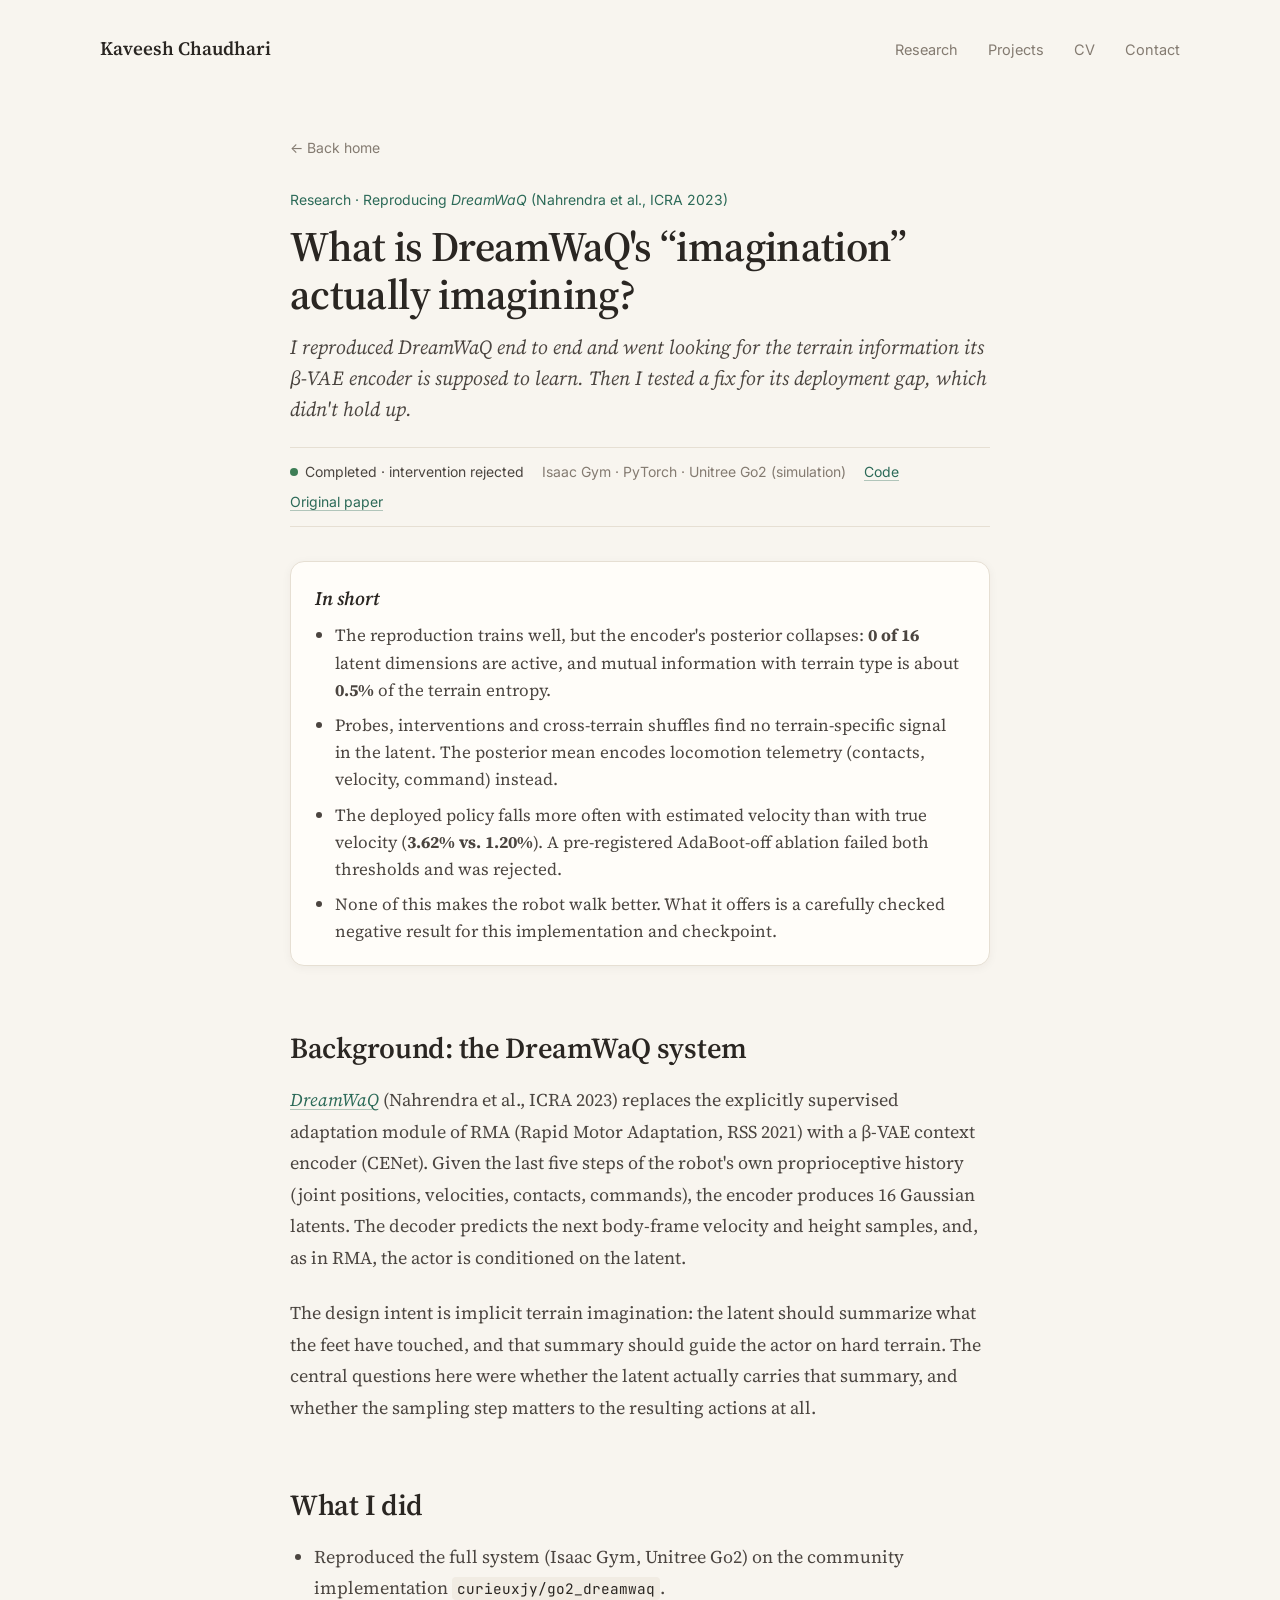
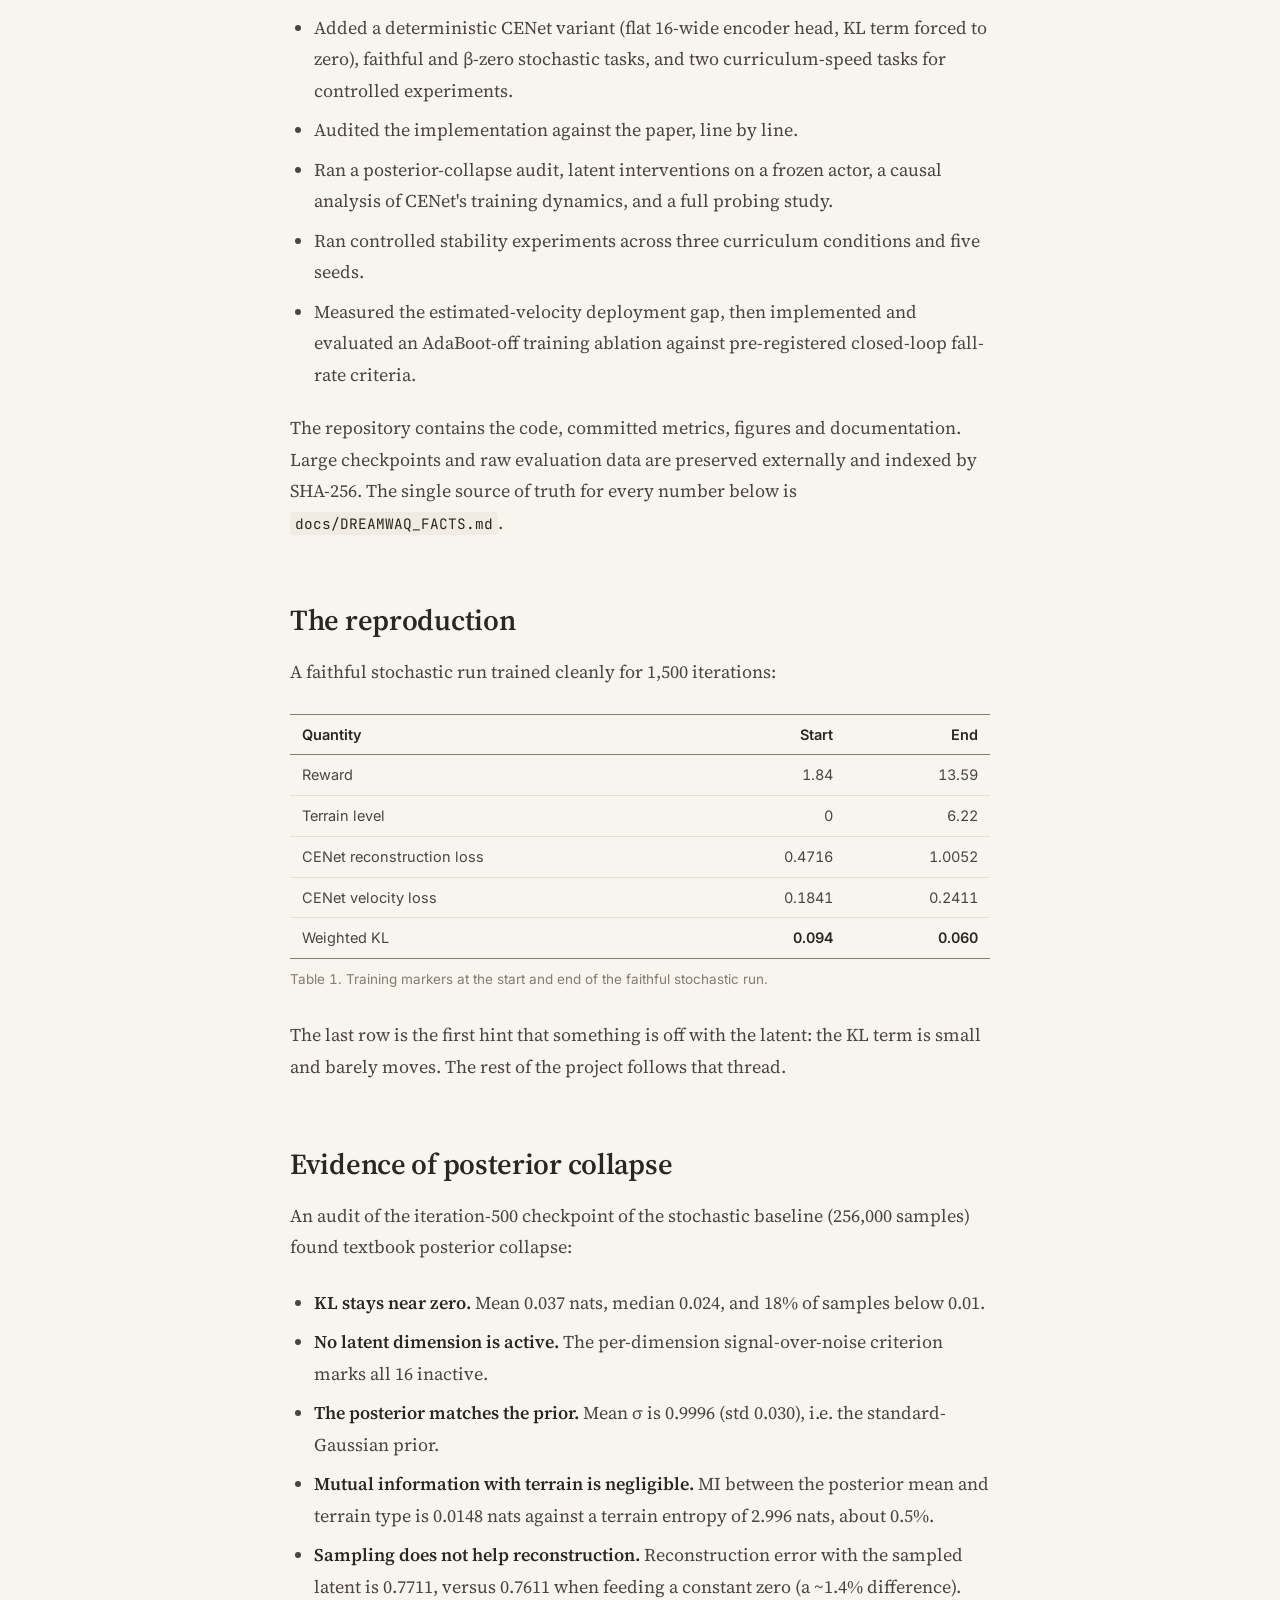
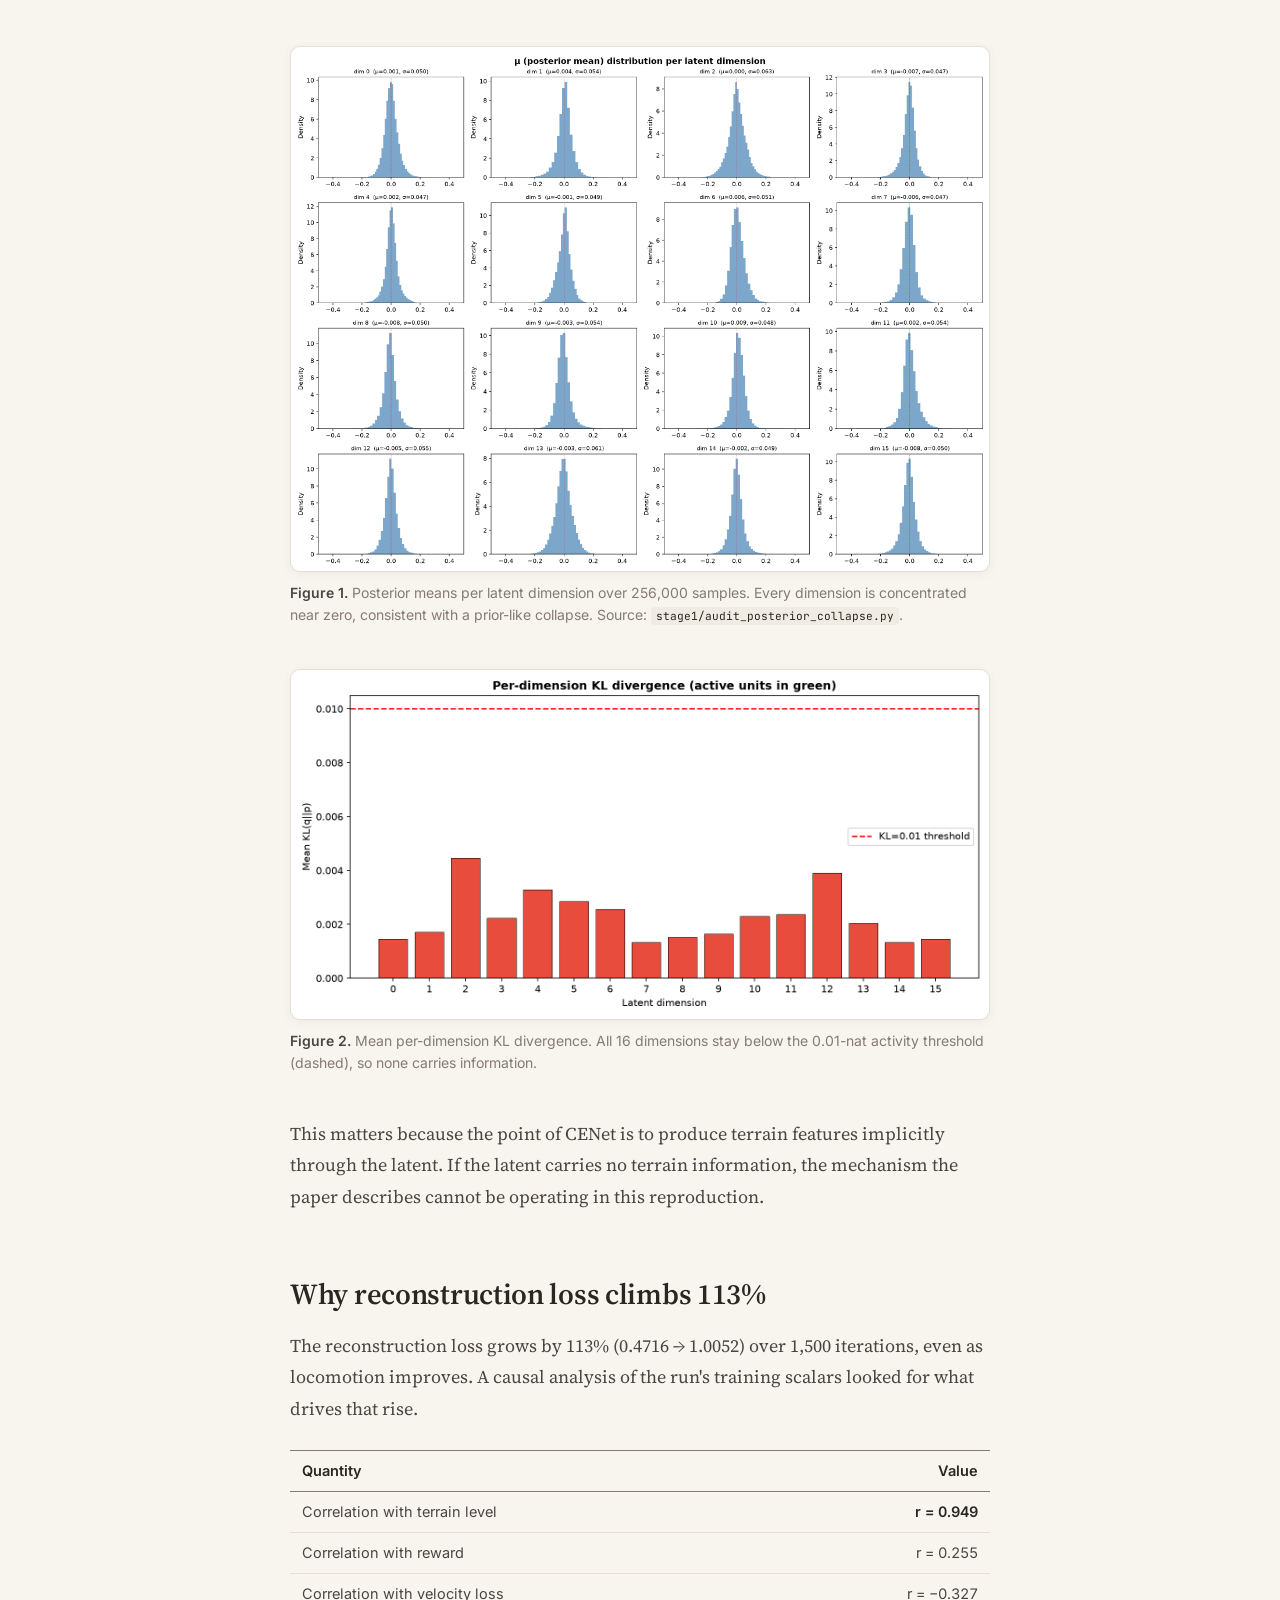
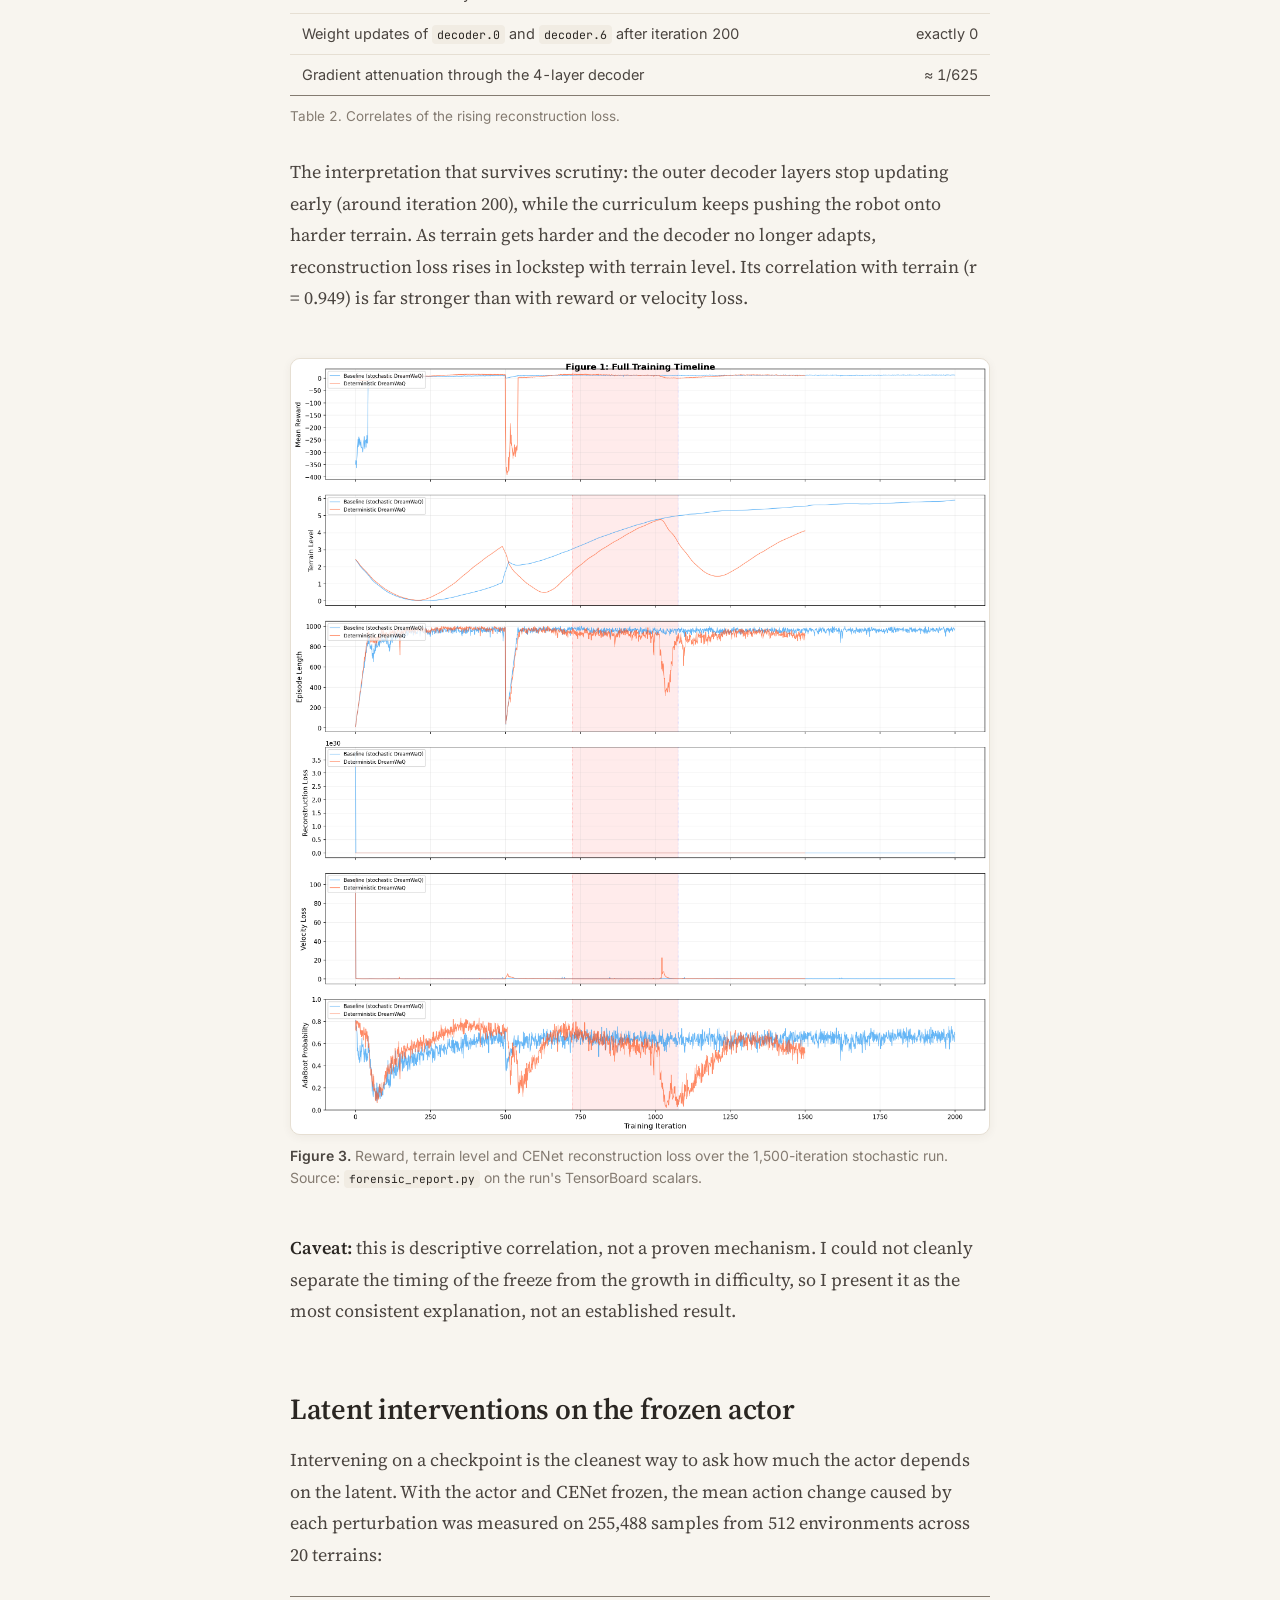
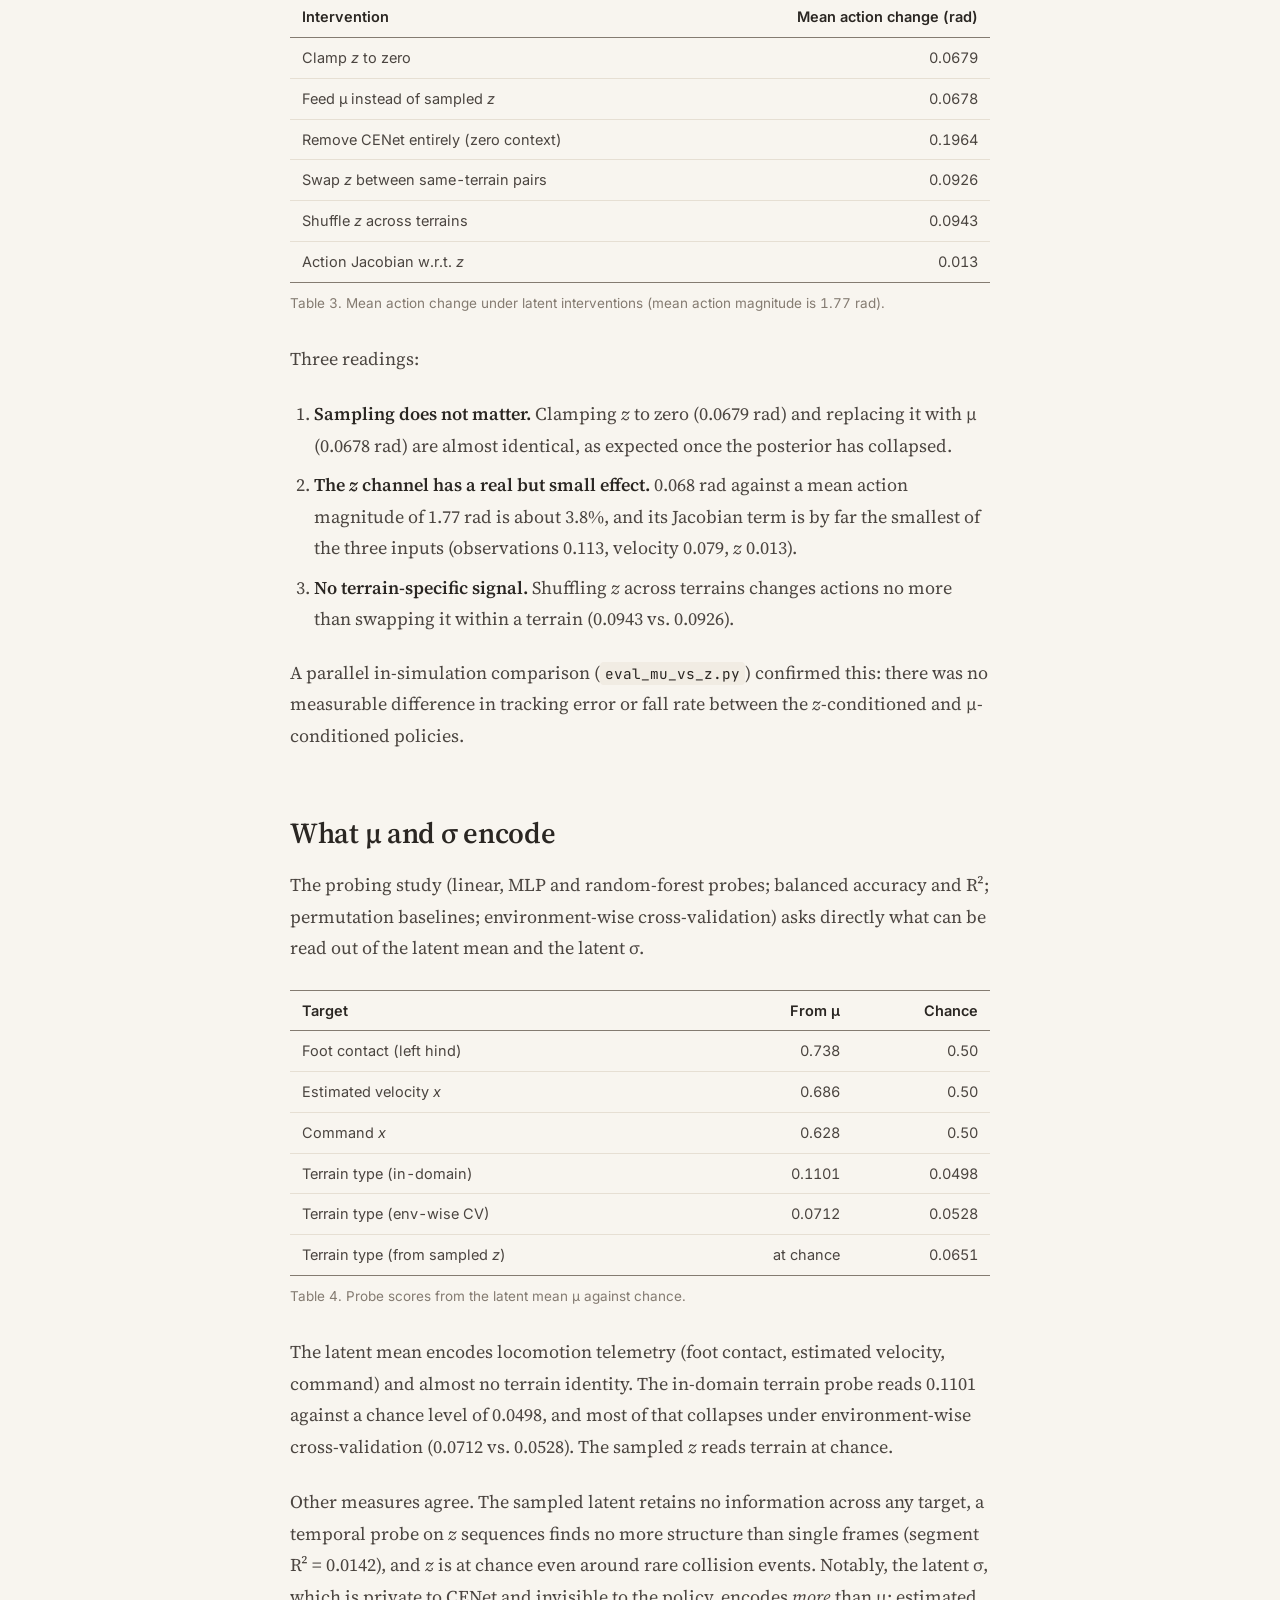
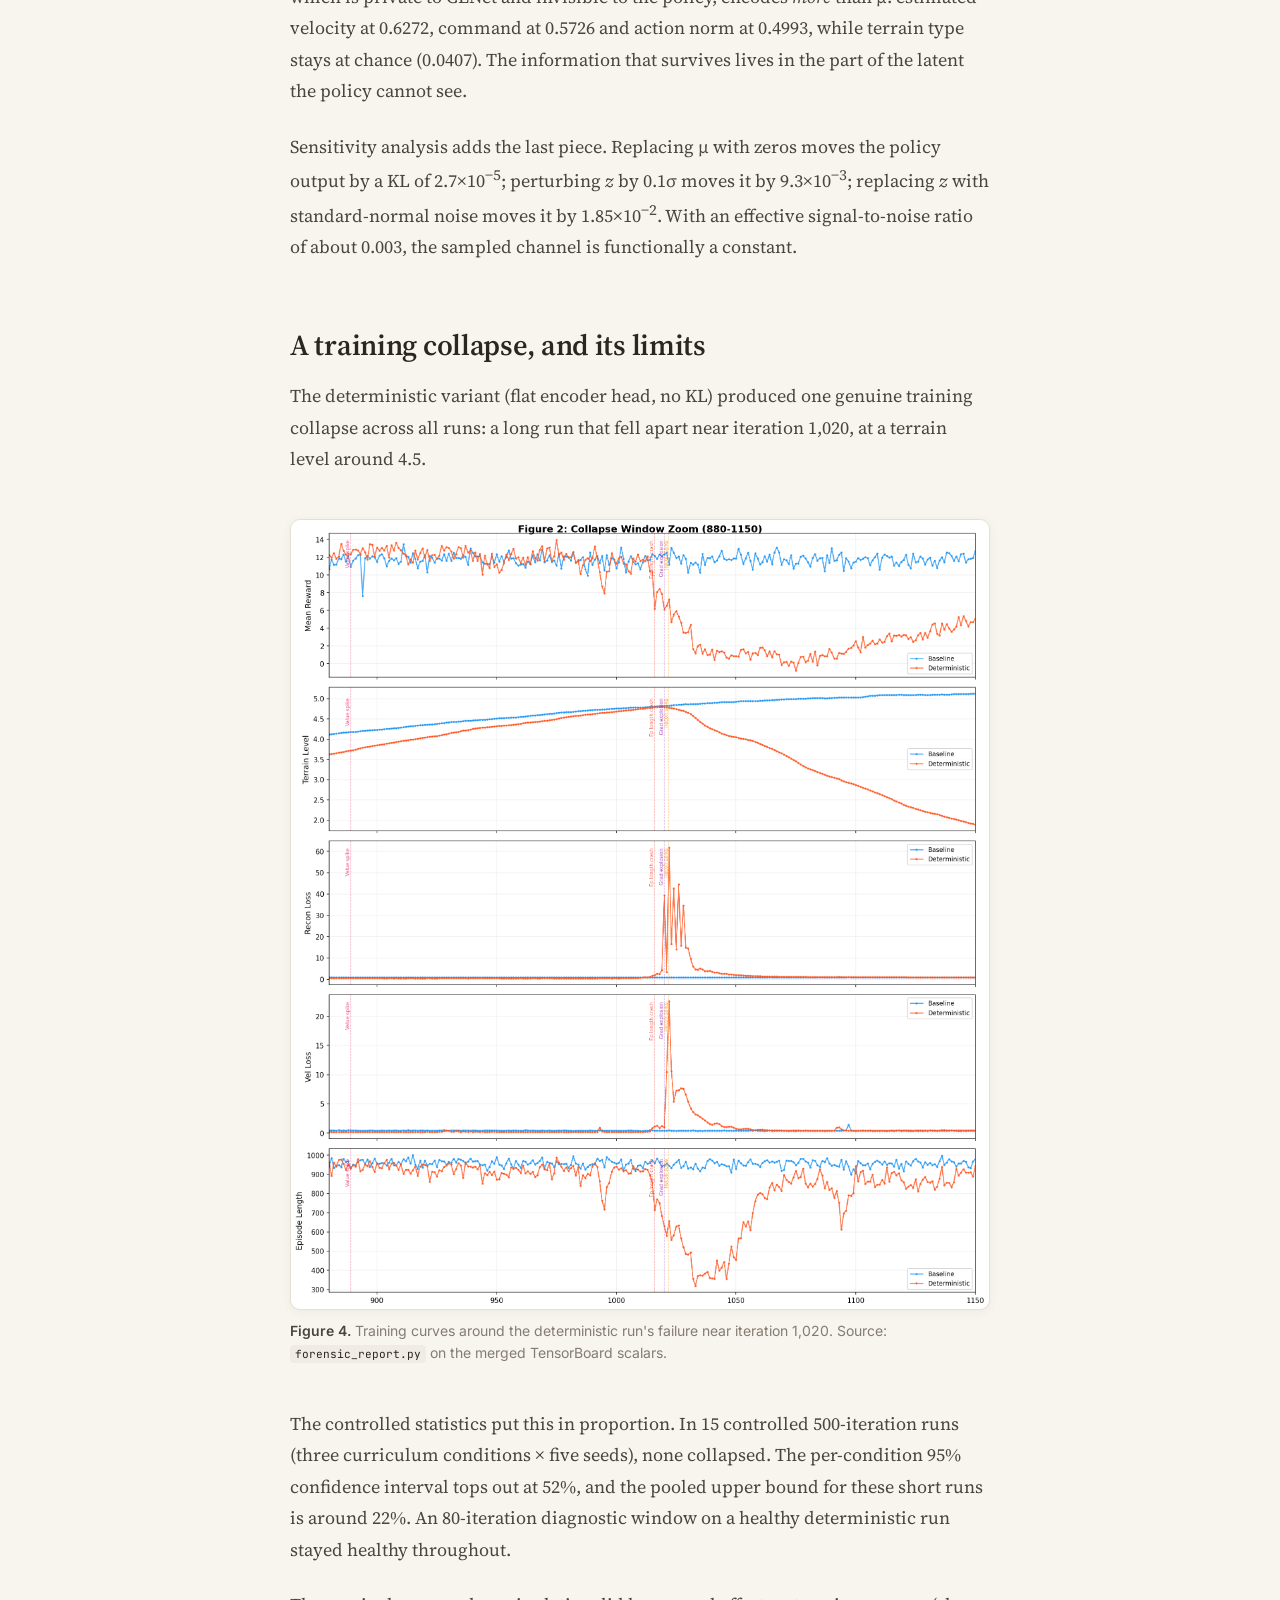
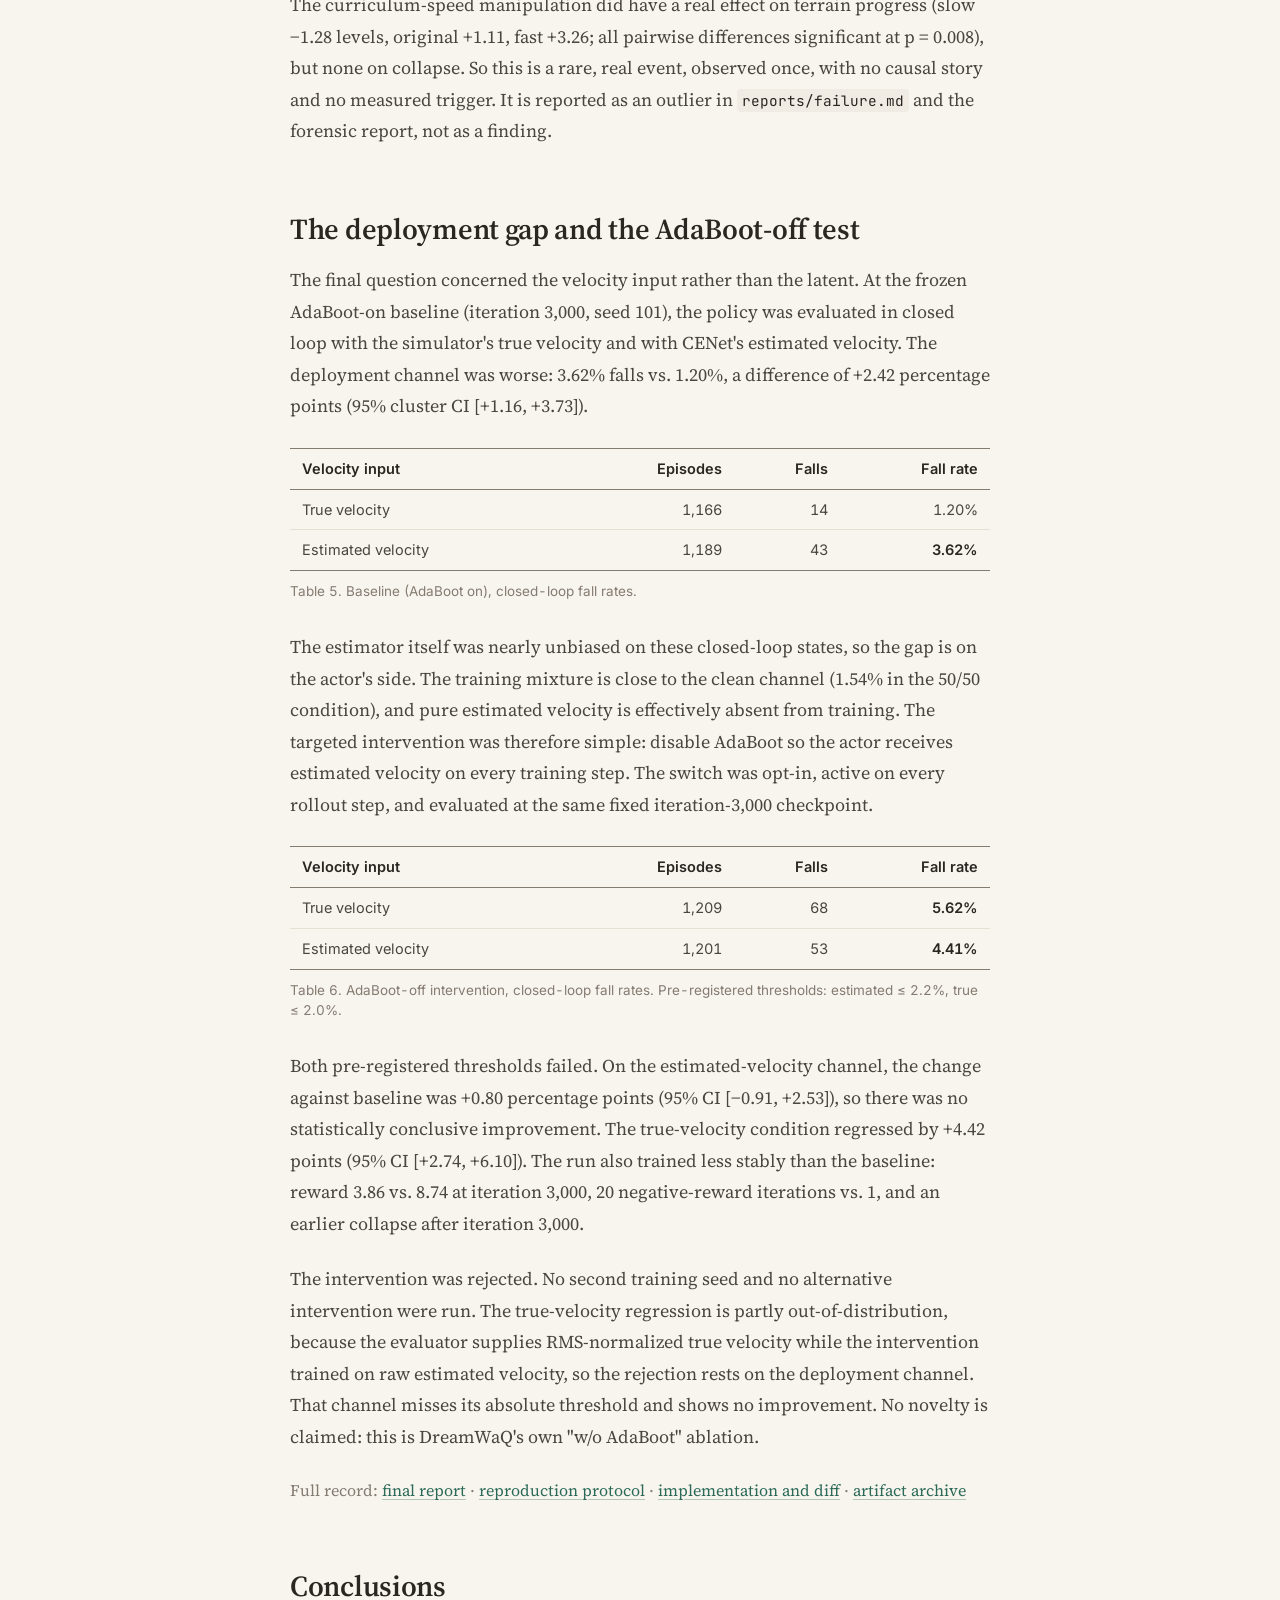
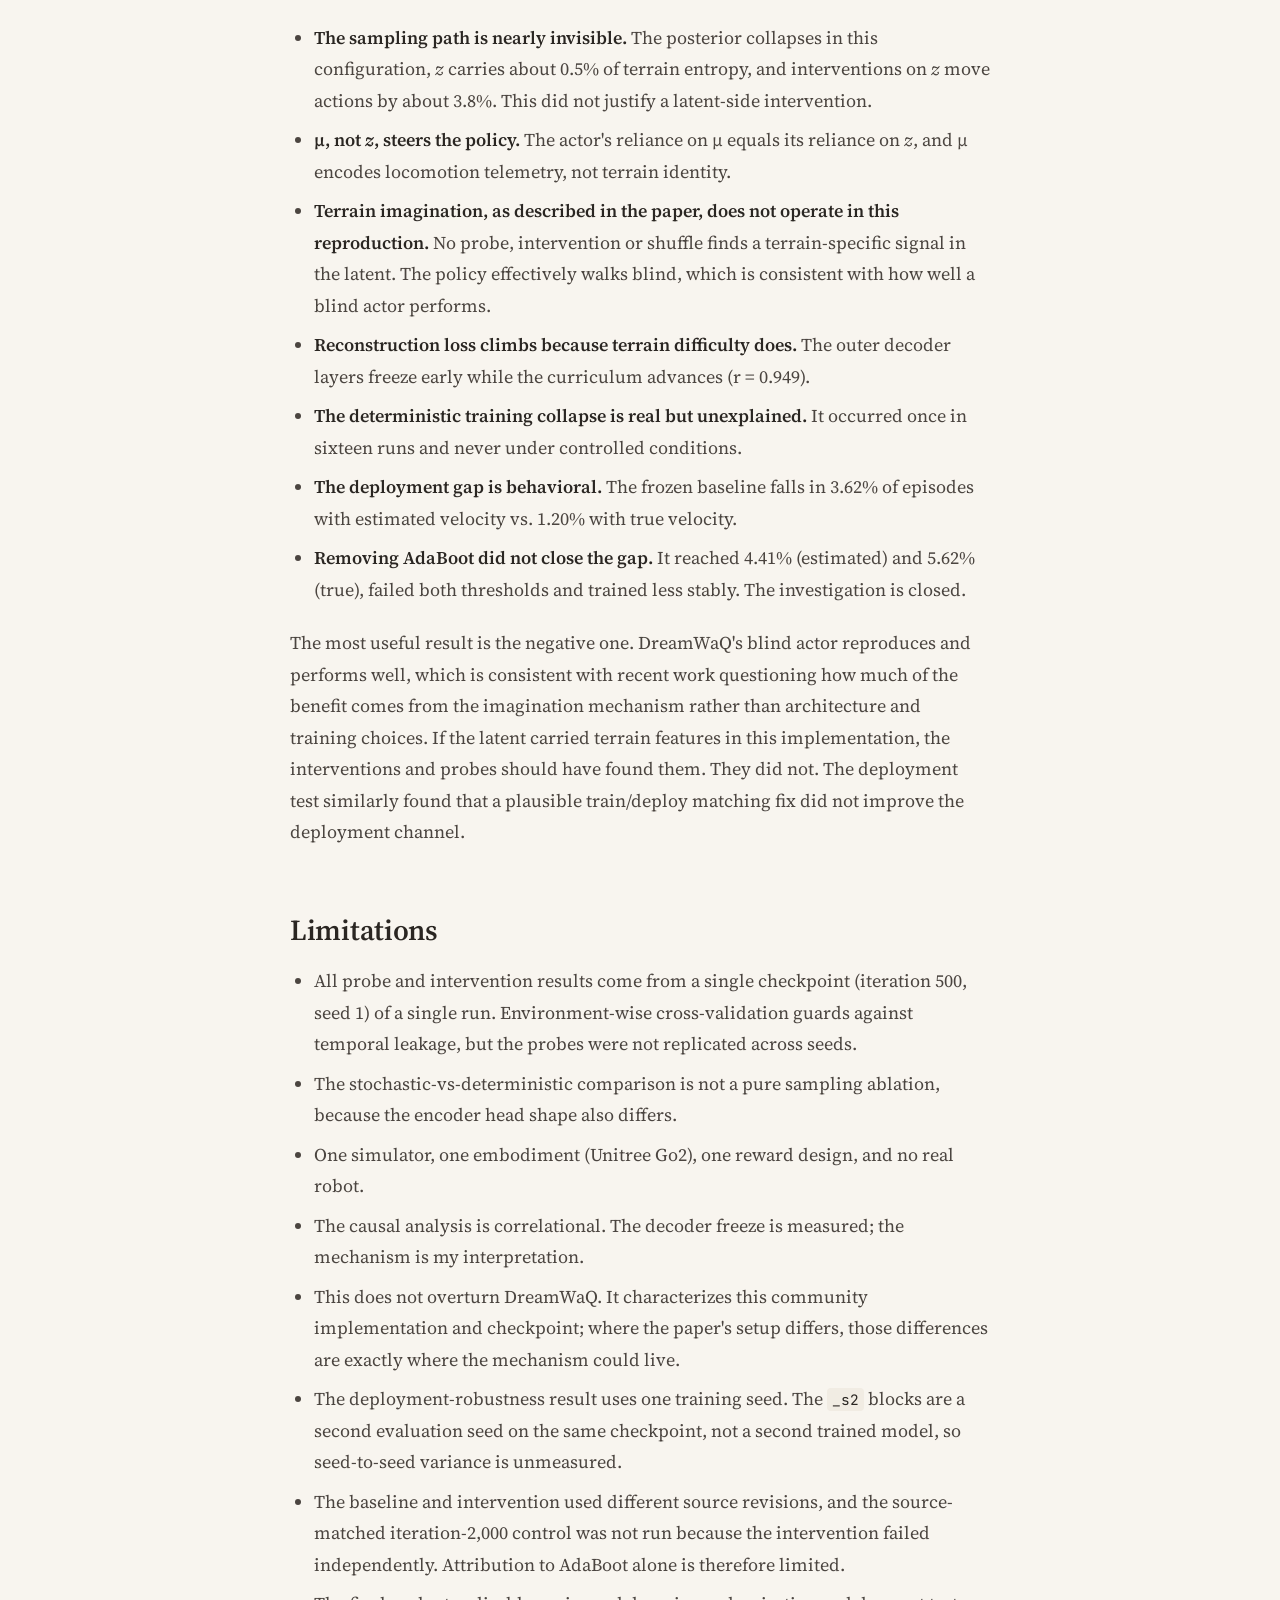
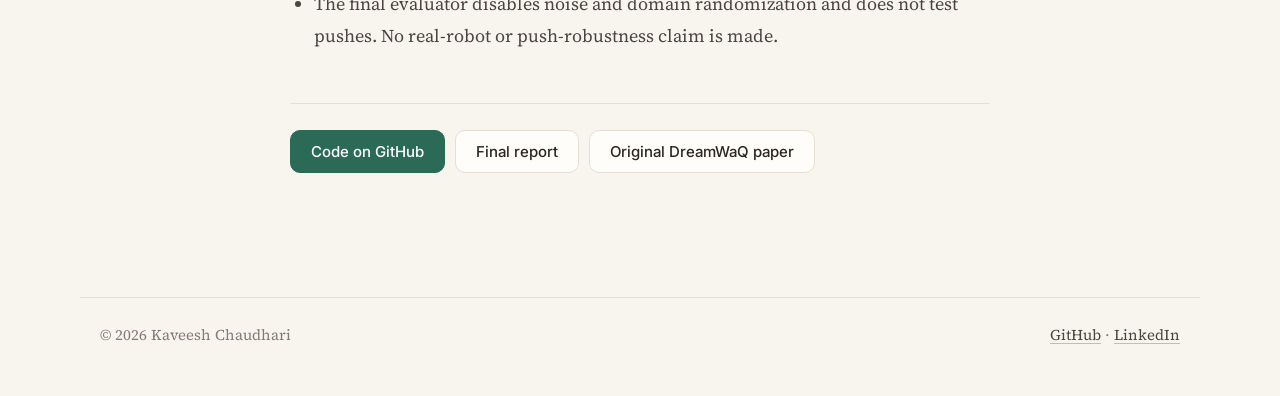
<file: projects/dreamwaq.html>
<!DOCTYPE html>
<html lang="en">
<head>
    <meta charset="UTF-8">
    <meta name="viewport" content="width=device-width, initial-scale=1.0">
    <title>What Is DreamWaQ's Imagination Imagining? | Kaveesh Chaudhari</title>
    <meta name="description" content="An end-to-end reproduction of DreamWaQ that audits what its beta-VAE context encoder learns, and tests a pre-registered AdaBoot-off ablation for the estimated-velocity deployment gap.">
    <meta name="author" content="Kaveesh Chaudhari">
    <meta property="og:title" content="What Does DreamWaQ's Context Encoder Learn?">
    <meta property="og:type" content="article">
    <link rel="icon" href="data:image/svg+xml,%3Csvg xmlns='http://www.w3.org/2000/svg' viewBox='0 0 64 64'%3E%3Crect width='64' height='64' rx='14' fill='%232c6a58'/%3E%3Ctext x='32' y='42' font-family='Georgia,serif' font-size='28' font-weight='600' fill='white' text-anchor='middle'%3EK%3C/text%3E%3C/svg%3E">
    <link rel="preconnect" href="https://fonts.googleapis.com">
    <link rel="preconnect" href="https://fonts.gstatic.com" crossorigin>
    <link href="https://fonts.googleapis.com/css2?family=Inter:wght@400;500;600&family=JetBrains+Mono&family=Source+Serif+4:ital,opsz,wght@0,8..60,400;0,8..60,600;1,8..60,400;1,8..60,600&display=swap" rel="stylesheet">
    <link rel="stylesheet" href="../style.css">
</head>
<body>

    <header class="site-header">
        <div class="container">
            <a href="../index.html" class="site-name">Kaveesh Chaudhari</a>
            <nav class="site-nav" aria-label="Primary">
                <a href="../index.html#research">Research</a>
                <a href="../index.html#projects">Projects</a>
                <a href="https://drive.google.com/file/d/1AUieMIezUhRojSnfZZ9DG1ku7m9eyF67/view?usp=sharing" target="_blank" rel="noopener">CV</a>
                <a href="../index.html#contact">Contact</a>
            </nav>
        </div>
    </header>

    <main class="container article">
        <a href="../index.html#research" class="back-link">&larr; Back home</a>

        <p class="article-kicker">Research · Reproducing <em>DreamWaQ</em> (Nahrendra et al., ICRA 2023)</p>
        <h1>What is DreamWaQ's &ldquo;imagination&rdquo; actually imagining?</h1>
        <p class="lede">
            I reproduced DreamWaQ end to end and went looking for the terrain information its &beta;-VAE encoder
            is supposed to learn. Then I tested a fix for its deployment gap, which didn't hold up.
        </p>

        <div class="article-meta">
            <span class="status">Completed · intervention rejected</span>
            <span>Isaac Gym · PyTorch · Unitree Go2 (simulation)</span>
            <a href="https://github.com/1sznkaveesh/DreamWaQ" target="_blank" rel="noopener">Code</a>
            <a href="https://arxiv.org/abs/2301.10602" target="_blank" rel="noopener">Original paper</a>
        </div>

        <aside class="summary" aria-label="Summary">
            <h2>In short</h2>
            <ul>
                <li>The reproduction trains well, but the encoder's posterior collapses: <strong>0 of 16</strong> latent dimensions are active, and mutual information with terrain type is about <strong>0.5%</strong> of the terrain entropy.</li>
                <li>Probes, interventions and cross-terrain shuffles find no terrain-specific signal in the latent. The posterior mean encodes locomotion telemetry (contacts, velocity, command) instead.</li>
                <li>The deployed policy falls more often with estimated velocity than with true velocity (<strong>3.62% vs. 1.20%</strong>). A pre-registered AdaBoot-off ablation failed both thresholds and was rejected.</li>
                <li>None of this makes the robot walk better. What it offers is a carefully checked negative result for this implementation and checkpoint.</li>
            </ul>
        </aside>

        <div class="prose">

            <h2 id="background">Background: the DreamWaQ system</h2>

            <p>
                <a href="https://arxiv.org/abs/2301.10602" target="_blank" rel="noopener"><em>DreamWaQ</em></a>
                (Nahrendra et al., ICRA 2023) replaces the explicitly supervised adaptation module of RMA (Rapid Motor
                Adaptation, RSS 2021) with a &beta;-VAE context encoder (CENet). Given the last five steps of the robot's
                own proprioceptive history (joint positions, velocities, contacts, commands), the encoder produces 16
                Gaussian latents. The decoder predicts the next body-frame velocity and height samples, and, as in RMA,
                the actor is conditioned on the latent.
            </p>

            <p>
                The design intent is implicit terrain imagination: the latent should summarize what the feet have
                touched, and that summary should guide the actor on hard terrain. The central questions here were whether
                the latent actually carries that summary, and whether the sampling step matters to the resulting actions
                at all.
            </p>

            <h2 id="method">What I did</h2>

            <ul>
                <li>Reproduced the full system (Isaac Gym, Unitree Go2) on the community implementation <code>curieuxjy/go2_dreamwaq</code>.</li>
                <li>Added a deterministic CENet variant (flat 16-wide encoder head, KL term forced to zero), faithful and &beta;-zero stochastic tasks, and two curriculum-speed tasks for controlled experiments.</li>
                <li>Audited the implementation against the paper, line by line.</li>
                <li>Ran a posterior-collapse audit, latent interventions on a frozen actor, a causal analysis of CENet's training dynamics, and a full probing study.</li>
                <li>Ran controlled stability experiments across three curriculum conditions and five seeds.</li>
                <li>Measured the estimated-velocity deployment gap, then implemented and evaluated an AdaBoot-off training ablation against pre-registered closed-loop fall-rate criteria.</li>
            </ul>

            <p>
                The repository contains the code, committed metrics, figures and documentation. Large checkpoints and raw
                evaluation data are preserved externally and indexed by SHA-256. The single source of truth for every
                number below is <code>docs/DREAMWAQ_FACTS.md</code>.
            </p>

            <h2 id="reproduction">The reproduction</h2>

            <p>A faithful stochastic run trained cleanly for 1,500 iterations:</p>

            <div class="table-wrap">
                <table>
                    <caption>Table 1. Training markers at the start and end of the faithful stochastic run.</caption>
                    <thead>
                        <tr><th>Quantity</th><th class="num">Start</th><th class="num">End</th></tr>
                    </thead>
                    <tbody>
                        <tr><td>Reward</td><td class="num">1.84</td><td class="num">13.59</td></tr>
                        <tr><td>Terrain level</td><td class="num">0</td><td class="num">6.22</td></tr>
                        <tr><td>CENet reconstruction loss</td><td class="num">0.4716</td><td class="num">1.0052</td></tr>
                        <tr><td>CENet velocity loss</td><td class="num">0.1841</td><td class="num">0.2411</td></tr>
                        <tr><td>Weighted KL</td><td class="num hl">0.094</td><td class="num hl">0.060</td></tr>
                    </tbody>
                </table>
            </div>

            <p>
                The last row is the first hint that something is off with the latent: the KL term is small and barely
                moves. The rest of the project follows that thread.
            </p>

            <h2 id="collapse">Evidence of posterior collapse</h2>

            <p>An audit of the iteration-500 checkpoint of the stochastic baseline (256,000 samples) found textbook posterior collapse:</p>

            <ul>
                <li><strong>KL stays near zero.</strong> Mean 0.037 nats, median 0.024, and 18% of samples below 0.01.</li>
                <li><strong>No latent dimension is active.</strong> The per-dimension signal-over-noise criterion marks all 16 inactive.</li>
                <li><strong>The posterior matches the prior.</strong> Mean &sigma; is 0.9996 (std 0.030), i.e. the standard-Gaussian prior.</li>
                <li><strong>Mutual information with terrain is negligible.</strong> MI between the posterior mean and terrain type is 0.0148 nats against a terrain entropy of 2.996 nats, about 0.5%.</li>
                <li><strong>Sampling does not help reconstruction.</strong> Reconstruction error with the sampled latent is 0.7711, versus 0.7611 when feeding a constant zero (a ~1.4% difference).</li>
            </ul>

            <figure>
                <img src="../assets/img/dreamwaq-mu-histogram.png" alt="Sixteen histograms of the posterior mean, one per latent dimension, each tightly concentrated around zero." loading="lazy">
                <figcaption>
                    <b>Figure 1.</b> Posterior means per latent dimension over 256,000 samples. Every dimension is concentrated
                    near zero, consistent with a prior-like collapse. Source: <code>stage1/audit_posterior_collapse.py</code>.
                </figcaption>
            </figure>

            <figure>
                <img src="../assets/img/dreamwaq-kl-per-dim.png" alt="Bar chart of mean KL divergence per latent dimension; all sixteen bars are below the 0.01 activity threshold." loading="lazy">
                <figcaption>
                    <b>Figure 2.</b> Mean per-dimension KL divergence. All 16 dimensions stay below the 0.01-nat activity
                    threshold (dashed), so none carries information.
                </figcaption>
            </figure>

            <p>
                This matters because the point of CENet is to produce terrain features implicitly through the latent. If
                the latent carries no terrain information, the mechanism the paper describes cannot be operating in this
                reproduction.
            </p>

            <h2 id="recon-loss">Why reconstruction loss climbs 113%</h2>

            <p>
                The reconstruction loss grows by 113% (0.4716 &rarr; 1.0052) over 1,500 iterations, even as locomotion
                improves. A causal analysis of the run's training scalars looked for what drives that rise.
            </p>

            <div class="table-wrap">
                <table>
                    <caption>Table 2. Correlates of the rising reconstruction loss.</caption>
                    <thead>
                        <tr><th>Quantity</th><th class="num">Value</th></tr>
                    </thead>
                    <tbody>
                        <tr><td>Correlation with terrain level</td><td class="num hl">r = 0.949</td></tr>
                        <tr><td>Correlation with reward</td><td class="num">r = 0.255</td></tr>
                        <tr><td>Correlation with velocity loss</td><td class="num">r = &minus;0.327</td></tr>
                        <tr><td>Weight updates of <code>decoder.0</code> and <code>decoder.6</code> after iteration 200</td><td class="num">exactly 0</td></tr>
                        <tr><td>Gradient attenuation through the 4-layer decoder</td><td class="num">&asymp; 1/625</td></tr>
                    </tbody>
                </table>
            </div>

            <p>
                The interpretation that survives scrutiny: the outer decoder layers stop updating early (around iteration
                200), while the curriculum keeps pushing the robot onto harder terrain. As terrain gets harder and the
                decoder no longer adapts, reconstruction loss rises in lockstep with terrain level. Its correlation with
                terrain (r = 0.949) is far stronger than with reward or velocity loss.
            </p>

            <figure>
                <img src="../assets/img/dreamwaq-full-timeline.png" alt="Stacked time series over 1,500 iterations of reward, terrain level and CENet reconstruction loss." loading="lazy">
                <figcaption>
                    <b>Figure 3.</b> Reward, terrain level and CENet reconstruction loss over the 1,500-iteration stochastic
                    run. Source: <code>forensic_report.py</code> on the run's TensorBoard scalars.
                </figcaption>
            </figure>

            <p>
                <strong>Caveat:</strong> this is descriptive correlation, not a proven mechanism. I could not cleanly
                separate the timing of the freeze from the growth in difficulty, so I present it as the most consistent
                explanation, not an established result.
            </p>

            <h2 id="interventions">Latent interventions on the frozen actor</h2>

            <p>
                Intervening on a checkpoint is the cleanest way to ask how much the actor depends on the latent. With the
                actor and CENet frozen, the mean action change caused by each perturbation was measured on 255,488 samples
                from 512 environments across 20 terrains:
            </p>

            <div class="table-wrap">
                <table>
                    <caption>Table 3. Mean action change under latent interventions (mean action magnitude is 1.77 rad).</caption>
                    <thead>
                        <tr><th>Intervention</th><th class="num">Mean action change (rad)</th></tr>
                    </thead>
                    <tbody>
                        <tr><td>Clamp <i>z</i> to zero</td><td class="num">0.0679</td></tr>
                        <tr><td>Feed &mu; instead of sampled <i>z</i></td><td class="num">0.0678</td></tr>
                        <tr><td>Remove CENet entirely (zero context)</td><td class="num">0.1964</td></tr>
                        <tr><td>Swap <i>z</i> between same-terrain pairs</td><td class="num">0.0926</td></tr>
                        <tr><td>Shuffle <i>z</i> across terrains</td><td class="num">0.0943</td></tr>
                        <tr><td>Action Jacobian w.r.t. <i>z</i></td><td class="num">0.013</td></tr>
                    </tbody>
                </table>
            </div>

            <p>Three readings:</p>
            <ol>
                <li><strong>Sampling does not matter.</strong> Clamping <i>z</i> to zero (0.0679 rad) and replacing it with &mu; (0.0678 rad) are almost identical, as expected once the posterior has collapsed.</li>
                <li><strong>The <i>z</i> channel has a real but small effect.</strong> 0.068 rad against a mean action magnitude of 1.77 rad is about 3.8%, and its Jacobian term is by far the smallest of the three inputs (observations 0.113, velocity 0.079, <i>z</i> 0.013).</li>
                <li><strong>No terrain-specific signal.</strong> Shuffling <i>z</i> across terrains changes actions no more than swapping it within a terrain (0.0943 vs. 0.0926).</li>
            </ol>

            <p>
                A parallel in-simulation comparison (<code>eval_mu_vs_z.py</code>) confirmed this: there was no measurable
                difference in tracking error or fall rate between the <i>z</i>-conditioned and &mu;-conditioned policies.
            </p>

            <h2 id="probing">What &mu; and &sigma; encode</h2>

            <p>
                The probing study (linear, MLP and random-forest probes; balanced accuracy and R&sup2;; permutation
                baselines; environment-wise cross-validation) asks directly what can be read out of the latent mean and
                the latent &sigma;.
            </p>

            <div class="table-wrap">
                <table>
                    <caption>Table 4. Probe scores from the latent mean &mu; against chance.</caption>
                    <thead>
                        <tr><th>Target</th><th class="num">From &mu;</th><th class="num">Chance</th></tr>
                    </thead>
                    <tbody>
                        <tr><td>Foot contact (left hind)</td><td class="num">0.738</td><td class="num">0.50</td></tr>
                        <tr><td>Estimated velocity <i>x</i></td><td class="num">0.686</td><td class="num">0.50</td></tr>
                        <tr><td>Command <i>x</i></td><td class="num">0.628</td><td class="num">0.50</td></tr>
                        <tr><td>Terrain type (in-domain)</td><td class="num">0.1101</td><td class="num">0.0498</td></tr>
                        <tr><td>Terrain type (env-wise CV)</td><td class="num">0.0712</td><td class="num">0.0528</td></tr>
                        <tr><td>Terrain type (from sampled <i>z</i>)</td><td class="num">at chance</td><td class="num">0.0651</td></tr>
                    </tbody>
                </table>
            </div>

            <p>
                The latent mean encodes locomotion telemetry (foot contact, estimated velocity, command) and almost no
                terrain identity. The in-domain terrain probe reads 0.1101 against a chance level of 0.0498, and most of
                that collapses under environment-wise cross-validation (0.0712 vs. 0.0528). The sampled <i>z</i> reads
                terrain at chance.
            </p>

            <p>
                Other measures agree. The sampled latent retains no information across any target, a temporal probe on
                <i>z</i> sequences finds no more structure than single frames (segment R&sup2; = 0.0142), and <i>z</i> is at
                chance even around rare collision events. Notably, the latent &sigma;, which is private to CENet and
                invisible to the policy, encodes <em>more</em> than &mu;: estimated velocity at 0.6272, command at 0.5726 and
                action norm at 0.4993, while terrain type stays at chance (0.0407). The information that survives lives in
                the part of the latent the policy cannot see.
            </p>

            <p>
                Sensitivity analysis adds the last piece. Replacing &mu; with zeros moves the policy output by a KL of
                2.7&times;10<sup>&minus;5</sup>; perturbing <i>z</i> by 0.1&sigma; moves it by 9.3&times;10<sup>&minus;3</sup>;
                replacing <i>z</i> with standard-normal noise moves it by 1.85&times;10<sup>&minus;2</sup>. With an effective
                signal-to-noise ratio of about 0.003, the sampled channel is functionally a constant.
            </p>

            <h2 id="instability">A training collapse, and its limits</h2>

            <p>
                The deterministic variant (flat encoder head, no KL) produced one genuine training collapse across all
                runs: a long run that fell apart near iteration 1,020, at a terrain level around 4.5.
            </p>

            <figure>
                <img src="../assets/img/dreamwaq-collapse-zoom.png" alt="Zoomed training curves around the deterministic run's collapse near iteration 1,020." loading="lazy">
                <figcaption>
                    <b>Figure 4.</b> Training curves around the deterministic run's failure near iteration 1,020. Source:
                    <code>forensic_report.py</code> on the merged TensorBoard scalars.
                </figcaption>
            </figure>

            <p>
                The controlled statistics put this in proportion. In 15 controlled 500-iteration runs (three curriculum
                conditions &times; five seeds), none collapsed. The per-condition 95% confidence interval tops out at 52%,
                and the pooled upper bound for these short runs is around 22%. An 80-iteration diagnostic window on a
                healthy deterministic run stayed healthy throughout.
            </p>

            <p>
                The curriculum-speed manipulation did have a real effect on terrain progress (slow &minus;1.28 levels,
                original +1.11, fast +3.26; all pairwise differences significant at p = 0.008), but none on collapse. So
                this is a rare, real event, observed once, with no causal story and no measured trigger. It is reported as
                an outlier in <code>reports/failure.md</code> and the forensic report, not as a finding.
            </p>

            <h2 id="deployment">The deployment gap and the AdaBoot-off test</h2>

            <p>
                The final question concerned the velocity input rather than the latent. At the frozen AdaBoot-on baseline
                (iteration 3,000, seed 101), the policy was evaluated in closed loop with the simulator's true velocity and
                with CENet's estimated velocity. The deployment channel was worse: 3.62% falls vs. 1.20%, a difference of
                +2.42 percentage points (95% cluster CI [+1.16, +3.73]).
            </p>

            <div class="table-wrap">
                <table>
                    <caption>Table 5. Baseline (AdaBoot on), closed-loop fall rates.</caption>
                    <thead>
                        <tr><th>Velocity input</th><th class="num">Episodes</th><th class="num">Falls</th><th class="num">Fall rate</th></tr>
                    </thead>
                    <tbody>
                        <tr><td>True velocity</td><td class="num">1,166</td><td class="num">14</td><td class="num">1.20%</td></tr>
                        <tr><td>Estimated velocity</td><td class="num">1,189</td><td class="num">43</td><td class="num hl">3.62%</td></tr>
                    </tbody>
                </table>
            </div>

            <p>
                The estimator itself was nearly unbiased on these closed-loop states, so the gap is on the actor's side.
                The training mixture is close to the clean channel (1.54% in the 50/50 condition), and pure estimated
                velocity is effectively absent from training. The targeted intervention was therefore simple: disable
                AdaBoot so the actor receives estimated velocity on every training step. The switch was opt-in, active on
                every rollout step, and evaluated at the same fixed iteration-3,000 checkpoint.
            </p>

            <div class="table-wrap">
                <table>
                    <caption>Table 6. AdaBoot-off intervention, closed-loop fall rates. Pre-registered thresholds: estimated &le; 2.2%, true &le; 2.0%.</caption>
                    <thead>
                        <tr><th>Velocity input</th><th class="num">Episodes</th><th class="num">Falls</th><th class="num">Fall rate</th></tr>
                    </thead>
                    <tbody>
                        <tr><td>True velocity</td><td class="num">1,209</td><td class="num">68</td><td class="num hl">5.62%</td></tr>
                        <tr><td>Estimated velocity</td><td class="num">1,201</td><td class="num">53</td><td class="num hl">4.41%</td></tr>
                    </tbody>
                </table>
            </div>

            <p>
                Both pre-registered thresholds failed. On the estimated-velocity channel, the change against baseline was
                +0.80 percentage points (95% CI [&minus;0.91, +2.53]), so there was no statistically conclusive improvement.
                The true-velocity condition regressed by +4.42 points (95% CI [+2.74, +6.10]). The run also trained less
                stably than the baseline: reward 3.86 vs. 8.74 at iteration 3,000, 20 negative-reward iterations vs. 1, and
                an earlier collapse after iteration 3,000.
            </p>

            <p>
                The intervention was rejected. No second training seed and no alternative intervention were run. The
                true-velocity regression is partly out-of-distribution, because the evaluator supplies RMS-normalized true
                velocity while the intervention trained on raw estimated velocity, so the rejection rests on the deployment
                channel. That channel misses its absolute threshold and shows no improvement. No novelty is claimed: this is
                DreamWaQ's own "w/o AdaBoot" ablation.
            </p>

            <p class="note">
                Full record:
                <a href="https://github.com/1sznkaveesh/DreamWaQ/blob/main/reports/DEPLOYMENT_ROBUSTNESS.md" target="_blank" rel="noopener">final report</a> ·
                <a href="https://github.com/1sznkaveesh/DreamWaQ/blob/main/docs/DEPLOYMENT_ROBUSTNESS_REPRODUCTION.md" target="_blank" rel="noopener">reproduction protocol</a> ·
                <a href="https://github.com/1sznkaveesh/DreamWaQ/blob/main/docs/DEPLOYMENT_ROBUSTNESS_IMPLEMENTATION.md" target="_blank" rel="noopener">implementation and diff</a> ·
                <a href="https://github.com/1sznkaveesh/DreamWaQ/blob/main/docs/FINAL_ARCHIVE.md" target="_blank" rel="noopener">artifact archive</a>
            </p>

            <h2 id="conclusions">Conclusions</h2>

            <ul>
                <li><strong>The sampling path is nearly invisible.</strong> The posterior collapses in this configuration, <i>z</i> carries about 0.5% of terrain entropy, and interventions on <i>z</i> move actions by about 3.8%. This did not justify a latent-side intervention.</li>
                <li><strong>&mu;, not <i>z</i>, steers the policy.</strong> The actor's reliance on &mu; equals its reliance on <i>z</i>, and &mu; encodes locomotion telemetry, not terrain identity.</li>
                <li><strong>Terrain imagination, as described in the paper, does not operate in this reproduction.</strong> No probe, intervention or shuffle finds a terrain-specific signal in the latent. The policy effectively walks blind, which is consistent with how well a blind actor performs.</li>
                <li><strong>Reconstruction loss climbs because terrain difficulty does.</strong> The outer decoder layers freeze early while the curriculum advances (r = 0.949).</li>
                <li><strong>The deterministic training collapse is real but unexplained.</strong> It occurred once in sixteen runs and never under controlled conditions.</li>
                <li><strong>The deployment gap is behavioral.</strong> The frozen baseline falls in 3.62% of episodes with estimated velocity vs. 1.20% with true velocity.</li>
                <li><strong>Removing AdaBoot did not close the gap.</strong> It reached 4.41% (estimated) and 5.62% (true), failed both thresholds and trained less stably. The investigation is closed.</li>
            </ul>

            <p>
                The most useful result is the negative one. DreamWaQ's blind actor reproduces and performs well, which is
                consistent with recent work questioning how much of the benefit comes from the imagination mechanism
                rather than architecture and training choices. If the latent carried terrain features in this
                implementation, the interventions and probes should have found them. They did not. The deployment test
                similarly found that a plausible train/deploy matching fix did not improve the deployment channel.
            </p>

            <h2 id="limitations">Limitations</h2>

            <ul>
                <li>All probe and intervention results come from a single checkpoint (iteration 500, seed 1) of a single run. Environment-wise cross-validation guards against temporal leakage, but the probes were not replicated across seeds.</li>
                <li>The stochastic-vs-deterministic comparison is not a pure sampling ablation, because the encoder head shape also differs.</li>
                <li>One simulator, one embodiment (Unitree Go2), one reward design, and no real robot.</li>
                <li>The causal analysis is correlational. The decoder freeze is measured; the mechanism is my interpretation.</li>
                <li>This does not overturn DreamWaQ. It characterizes this community implementation and checkpoint; where the paper's setup differs, those differences are exactly where the mechanism could live.</li>
                <li>The deployment-robustness result uses one training seed. The <code>_s2</code> blocks are a second evaluation seed on the same checkpoint, not a second trained model, so seed-to-seed variance is unmeasured.</li>
                <li>The baseline and intervention used different source revisions, and the source-matched iteration-2,000 control was not run because the intervention failed independently. Attribution to AdaBoot alone is therefore limited.</li>
                <li>The final evaluator disables noise and domain randomization and does not test pushes. No real-robot or push-robustness claim is made.</li>
            </ul>

        </div>

        <div class="article-end">
            <a class="btn btn-primary" href="https://github.com/1sznkaveesh/DreamWaQ" target="_blank" rel="noopener">Code on GitHub</a>
            <a class="btn" href="https://github.com/1sznkaveesh/DreamWaQ/blob/main/reports/DEPLOYMENT_ROBUSTNESS.md" target="_blank" rel="noopener">Final report</a>
            <a class="btn" href="https://arxiv.org/abs/2301.10602" target="_blank" rel="noopener">Original DreamWaQ paper</a>
        </div>
    </main>

    <footer class="site-footer">
        <div class="container">
            <span>&copy; 2026 Kaveesh Chaudhari</span>
            <span><a href="https://github.com/1sznkaveesh" target="_blank" rel="noopener">GitHub</a> · <a href="https://www.linkedin.com/in/kaveesh-chaudhari-2136822a4/" target="_blank" rel="noopener">LinkedIn</a></span>
        </div>
    </footer>

</body>
</html>
</file>
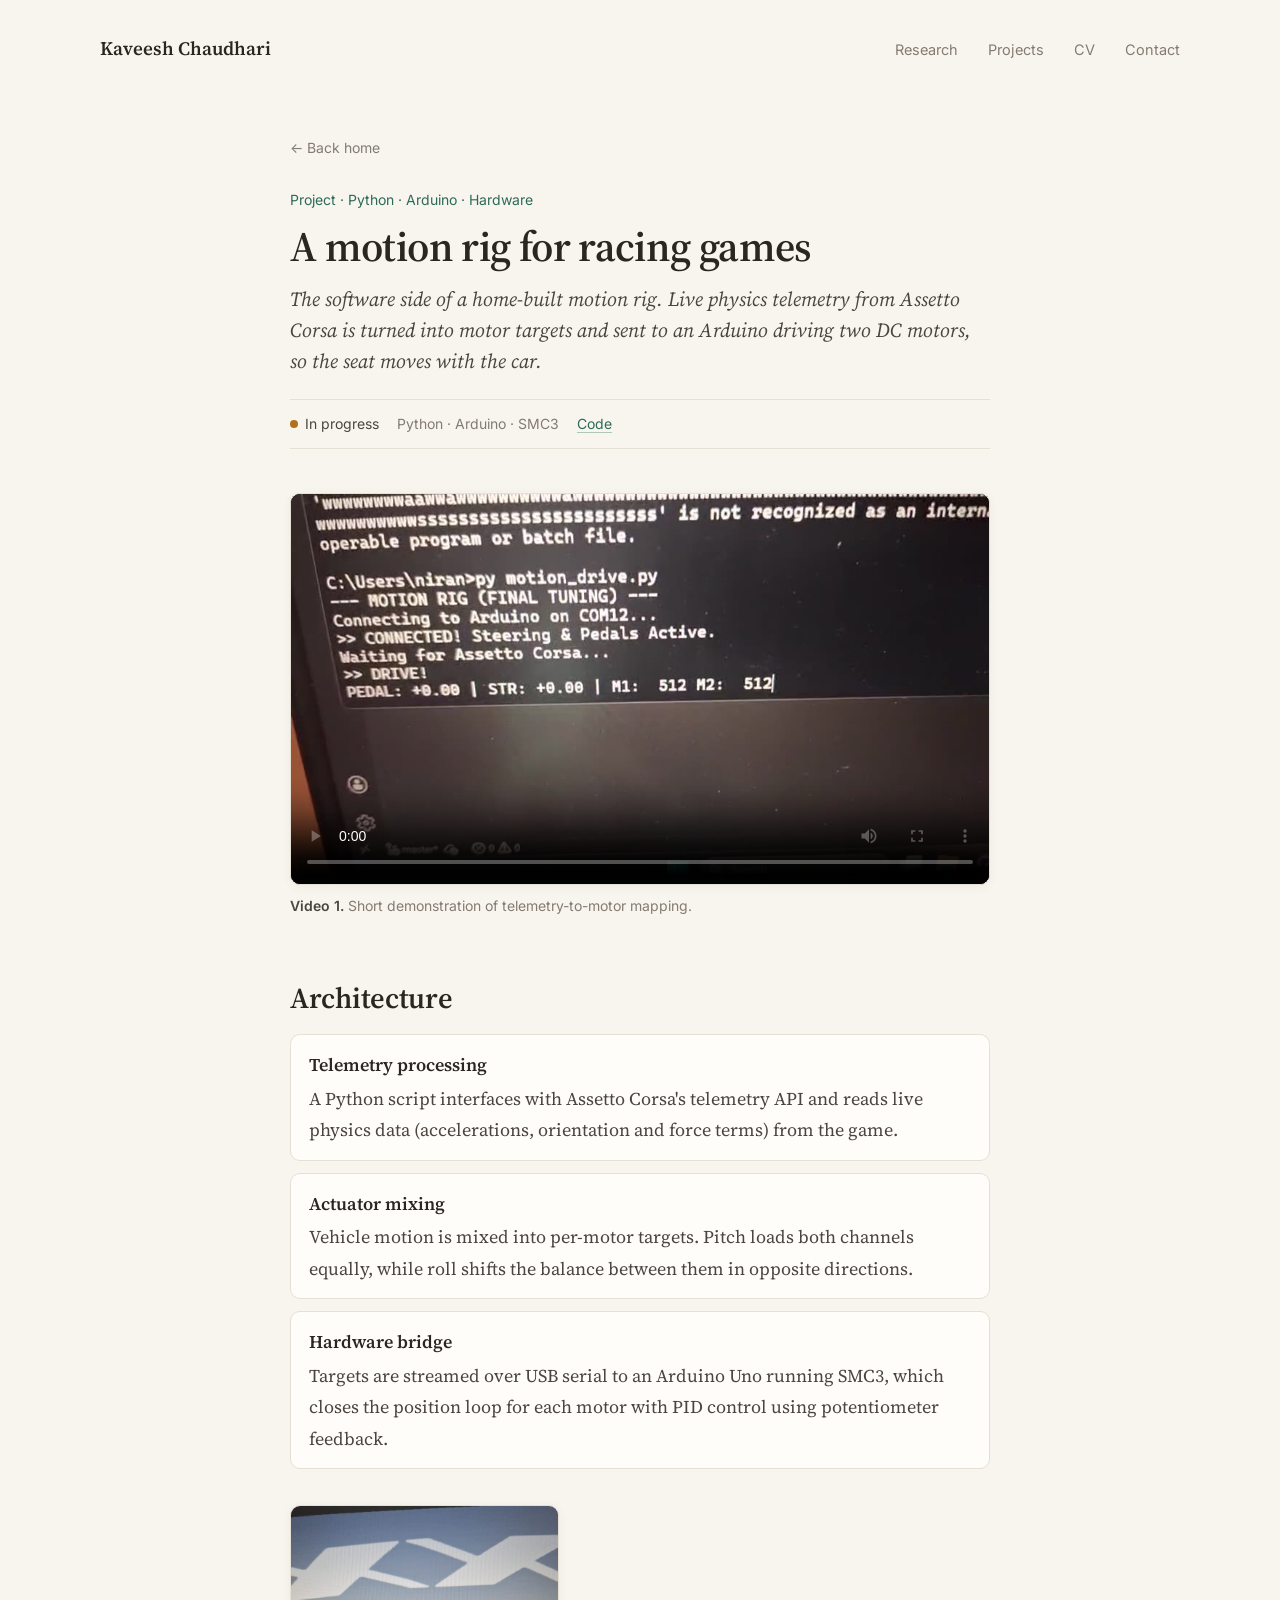
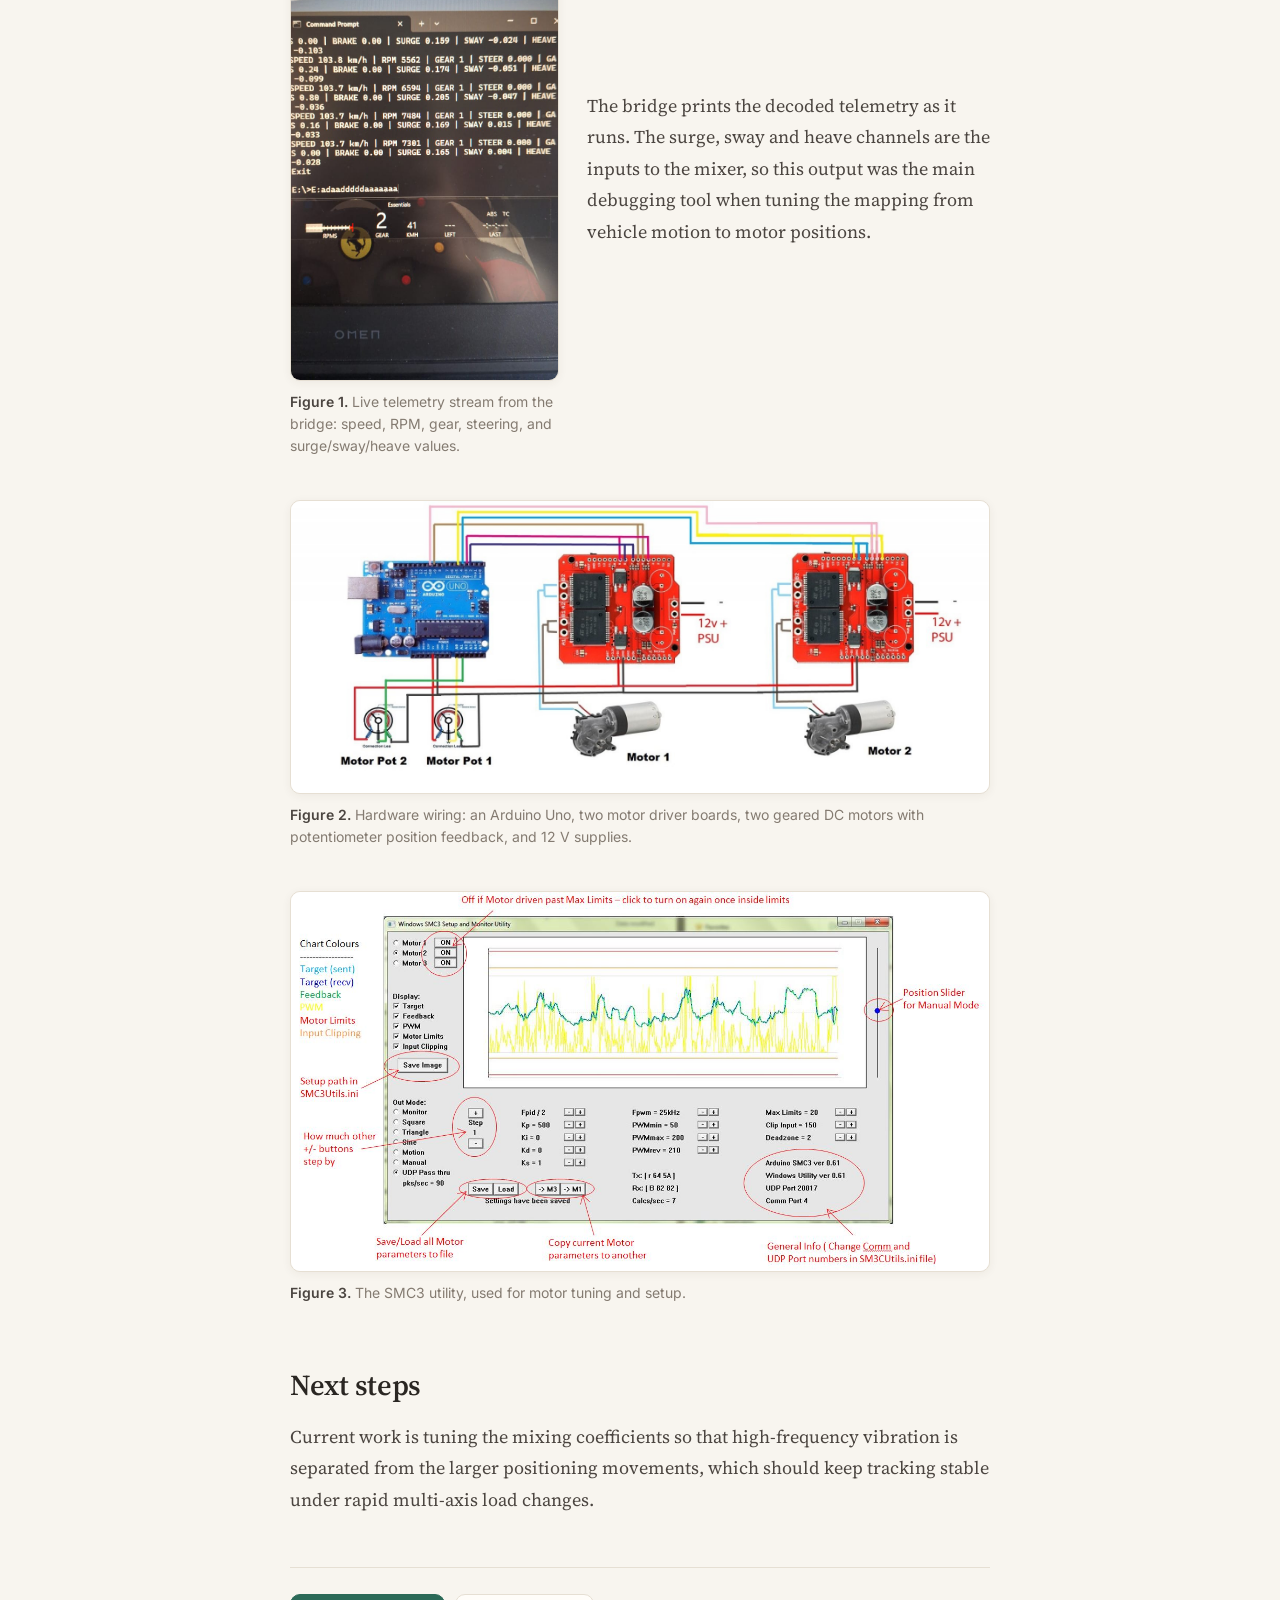
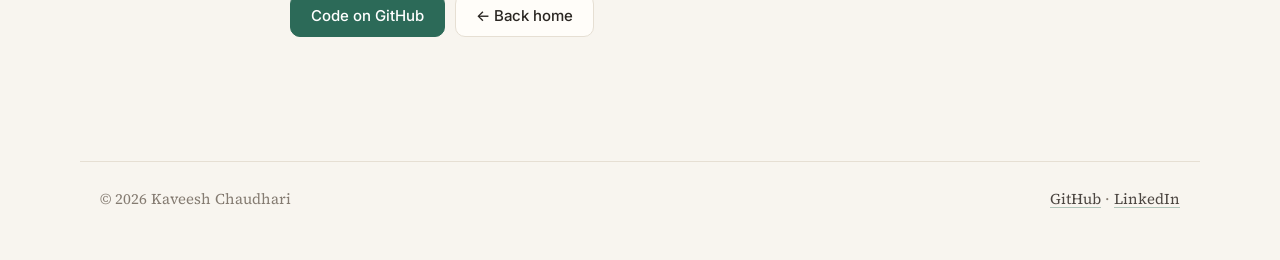
<file: projects/simbridge.html>
<!DOCTYPE html>
<html lang="en">
<head>
    <meta charset="UTF-8">
    <meta name="viewport" content="width=device-width, initial-scale=1.0">
    <title>A Motion Rig for Racing Games | Kaveesh Chaudhari</title>
    <meta name="description" content="A Python bridge from Assetto Corsa telemetry to an Arduino-driven two-motor motion rig.">
    <meta name="author" content="Kaveesh Chaudhari">
    <link rel="icon" href="data:image/svg+xml,%3Csvg xmlns='http://www.w3.org/2000/svg' viewBox='0 0 64 64'%3E%3Crect width='64' height='64' rx='14' fill='%232c6a58'/%3E%3Ctext x='32' y='42' font-family='Georgia,serif' font-size='28' font-weight='600' fill='white' text-anchor='middle'%3EK%3C/text%3E%3C/svg%3E">
    <link rel="preconnect" href="https://fonts.googleapis.com">
    <link rel="preconnect" href="https://fonts.gstatic.com" crossorigin>
    <link href="https://fonts.googleapis.com/css2?family=Inter:wght@400;500;600&family=JetBrains+Mono&family=Source+Serif+4:ital,opsz,wght@0,8..60,400;0,8..60,600;1,8..60,400;1,8..60,600&display=swap" rel="stylesheet">
    <link rel="stylesheet" href="../style.css">
</head>
<body>

    <header class="site-header">
        <div class="container">
            <a href="../index.html" class="site-name">Kaveesh Chaudhari</a>
            <nav class="site-nav" aria-label="Primary">
                <a href="../index.html#research">Research</a>
                <a href="../index.html#projects">Projects</a>
                <a href="https://drive.google.com/file/d/1AUieMIezUhRojSnfZZ9DG1ku7m9eyF67/view?usp=sharing" target="_blank" rel="noopener">CV</a>
                <a href="../index.html#contact">Contact</a>
            </nav>
        </div>
    </header>

    <main class="container article">
        <a href="../index.html#projects" class="back-link">&larr; Back home</a>

        <p class="article-kicker">Project · Python · Arduino · Hardware</p>
        <h1>A motion rig for racing games</h1>
        <p class="lede">
            The software side of a home-built motion rig. Live physics telemetry from Assetto Corsa is turned into
            motor targets and sent to an Arduino driving two DC motors, so the seat moves with the car.
        </p>

        <div class="article-meta">
            <span class="status in-progress">In progress</span>
            <span>Python · Arduino · SMC3</span>
            <a href="https://github.com/1sznkaveesh/F1_Sim_Rig_Bridge" target="_blank" rel="noopener">Code</a>
        </div>

        <figure>
            <video controls preload="metadata" playsinline poster="../assets/img/simrig-motor-poster.jpg">
                <source src="../assets/video/simrig-motor-demo.mp4" type="video/mp4">
                Your browser does not support embedded video. <a href="../assets/video/simrig-motor-demo.mp4">Download the clip</a>.
            </video>
            <figcaption><b>Video 1.</b> Short demonstration of telemetry-to-motor mapping.</figcaption>
        </figure>

        <div class="prose">

            <h2 id="architecture">Architecture</h2>

            <ul class="components">
                <li>
                    <strong>Telemetry processing</strong>
                    A Python script interfaces with Assetto Corsa's telemetry API and reads live physics data
                    (accelerations, orientation and force terms) from the game.
                </li>
                <li>
                    <strong>Actuator mixing</strong>
                    Vehicle motion is mixed into per-motor targets. Pitch loads both channels equally, while roll shifts
                    the balance between them in opposite directions.
                </li>
                <li>
                    <strong>Hardware bridge</strong>
                    Targets are streamed over USB serial to an Arduino Uno running SMC3, which closes the position loop
                    for each motor with PID control using potentiometer feedback.
                </li>
            </ul>

            <div class="media-split">
                <figure class="portrait">
                    <img src="../assets/img/simrig-telemetry.jpg" alt="Laptop terminal printing live speed, RPM, gear, steering, surge, sway and heave values from the game." loading="lazy">
                    <figcaption><b>Figure 1.</b> Live telemetry stream from the bridge: speed, RPM, gear, steering, and surge/sway/heave values.</figcaption>
                </figure>
                <p>
                    The bridge prints the decoded telemetry as it runs. The surge, sway and heave channels are the
                    inputs to the mixer, so this output was the main debugging tool when tuning the mapping from vehicle
                    motion to motor positions.
                </p>
            </div>

            <figure>
                <img src="../assets/img/simrig-wiring.jpg" alt="Wiring diagram: Arduino Uno connected to two motor driver boards, two geared DC motors and two feedback potentiometers, with 12 V supplies." loading="lazy">
                <figcaption><b>Figure 2.</b> Hardware wiring: an Arduino Uno, two motor driver boards, two geared DC motors with potentiometer position feedback, and 12 V supplies.</figcaption>
            </figure>

            <figure>
                <img src="../assets/img/simrig-smc3.jpg" alt="SMC3 Windows utility showing motor tuning parameters and live position traces." loading="lazy">
                <figcaption><b>Figure 3.</b> The SMC3 utility, used for motor tuning and setup.</figcaption>
            </figure>

            <h2 id="next">Next steps</h2>

            <p>
                Current work is tuning the mixing coefficients so that high-frequency vibration is separated from the
                larger positioning movements, which should keep tracking stable under rapid multi-axis load changes.
            </p>

        </div>

        <div class="article-end">
            <a class="btn btn-primary" href="https://github.com/1sznkaveesh/F1_Sim_Rig_Bridge" target="_blank" rel="noopener">Code on GitHub</a>
            <a class="btn" href="../index.html#projects">&larr; Back home</a>
        </div>
    </main>

    <footer class="site-footer">
        <div class="container">
            <span>&copy; 2026 Kaveesh Chaudhari</span>
            <span><a href="https://github.com/1sznkaveesh" target="_blank" rel="noopener">GitHub</a> · <a href="https://www.linkedin.com/in/kaveesh-chaudhari-2136822a4/" target="_blank" rel="noopener">LinkedIn</a></span>
        </div>
    </footer>

</body>
</html>
</file>
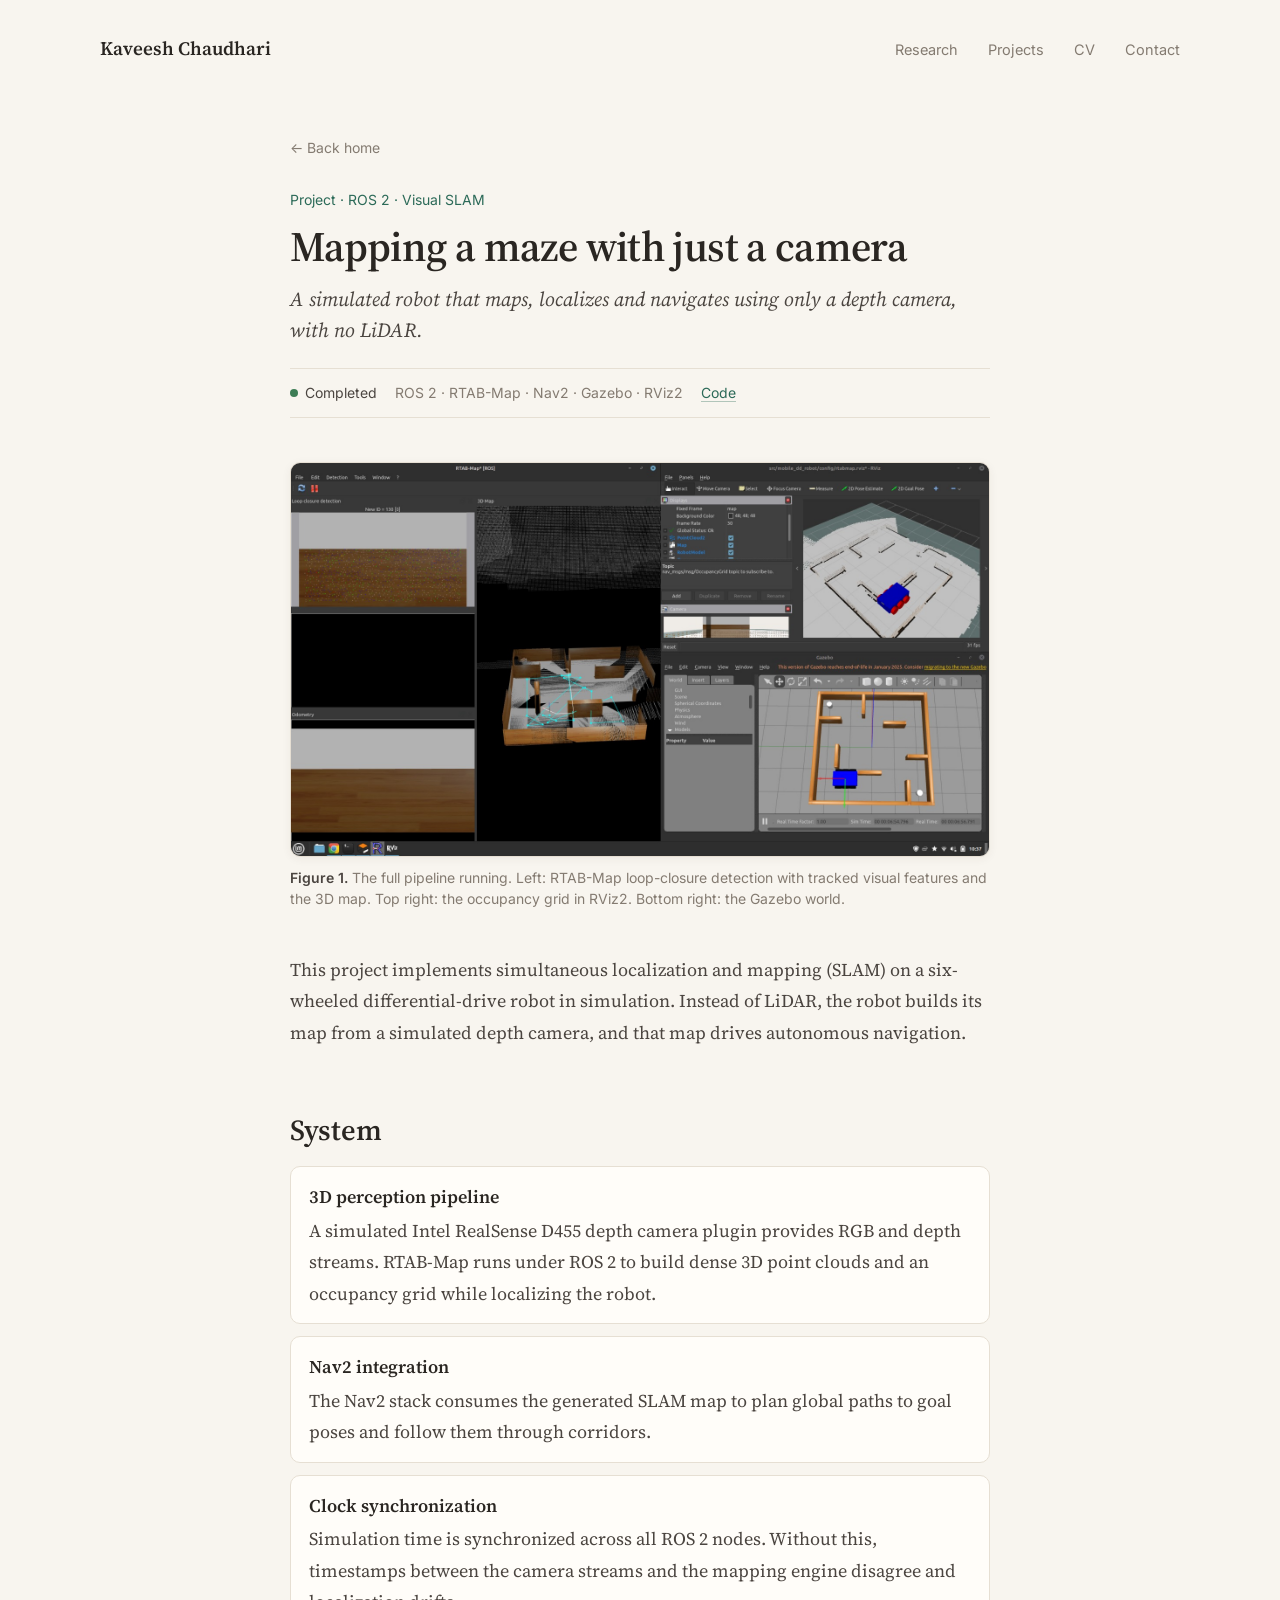
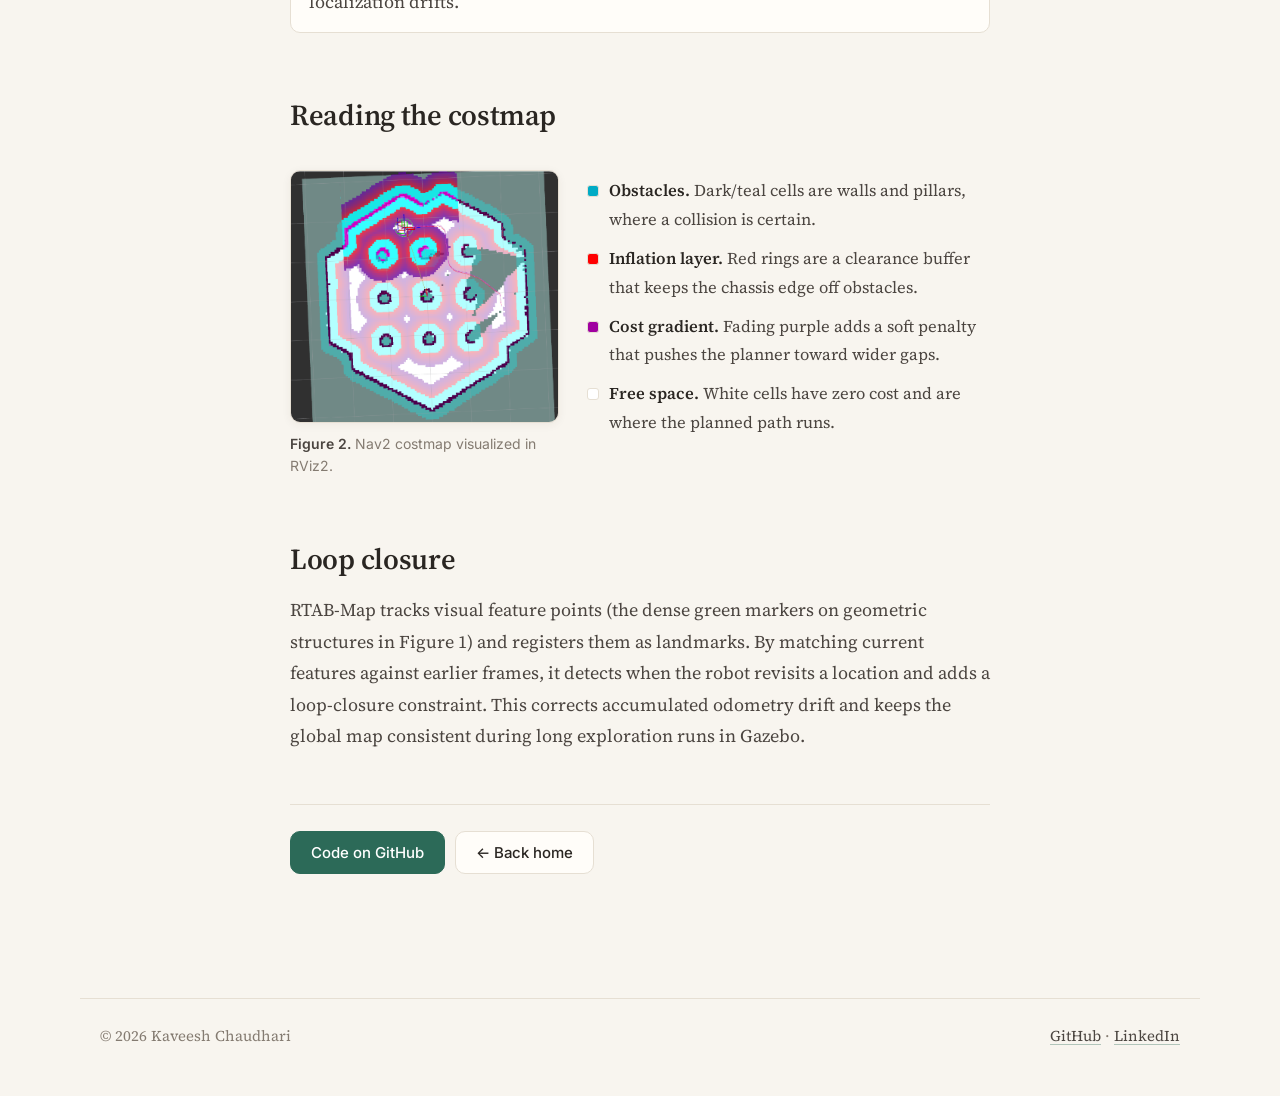
<file: projects/slam.html>
<!DOCTYPE html>
<html lang="en">
<head>
    <meta charset="UTF-8">
    <meta name="viewport" content="width=device-width, initial-scale=1.0">
    <title>Mapping a Maze with Just a Camera | Kaveesh Chaudhari</title>
    <meta name="description" content="RGB-D SLAM with RTAB-Map and Nav2 on a simulated mobile robot in ROS 2 and Gazebo, without LiDAR.">
    <meta name="author" content="Kaveesh Chaudhari">
    <link rel="icon" href="data:image/svg+xml,%3Csvg xmlns='http://www.w3.org/2000/svg' viewBox='0 0 64 64'%3E%3Crect width='64' height='64' rx='14' fill='%232c6a58'/%3E%3Ctext x='32' y='42' font-family='Georgia,serif' font-size='28' font-weight='600' fill='white' text-anchor='middle'%3EK%3C/text%3E%3C/svg%3E">
    <link rel="preconnect" href="https://fonts.googleapis.com">
    <link rel="preconnect" href="https://fonts.gstatic.com" crossorigin>
    <link href="https://fonts.googleapis.com/css2?family=Inter:wght@400;500;600&family=JetBrains+Mono&family=Source+Serif+4:ital,opsz,wght@0,8..60,400;0,8..60,600;1,8..60,400;1,8..60,600&display=swap" rel="stylesheet">
    <link rel="stylesheet" href="../style.css">
</head>
<body>

    <header class="site-header">
        <div class="container">
            <a href="../index.html" class="site-name">Kaveesh Chaudhari</a>
            <nav class="site-nav" aria-label="Primary">
                <a href="../index.html#research">Research</a>
                <a href="../index.html#projects">Projects</a>
                <a href="https://drive.google.com/file/d/1AUieMIezUhRojSnfZZ9DG1ku7m9eyF67/view?usp=sharing" target="_blank" rel="noopener">CV</a>
                <a href="../index.html#contact">Contact</a>
            </nav>
        </div>
    </header>

    <main class="container article">
        <a href="../index.html#projects" class="back-link">&larr; Back home</a>

        <p class="article-kicker">Project · ROS 2 · Visual SLAM</p>
        <h1>Mapping a maze with just a camera</h1>
        <p class="lede">
            A simulated robot that maps, localizes and navigates using only a depth camera, with no LiDAR.
        </p>

        <div class="article-meta">
            <span class="status">Completed</span>
            <span>ROS 2 · RTAB-Map · Nav2 · Gazebo · RViz2</span>
            <a href="https://github.com/1sznkaveesh/Mobile-Differential-Drive-Robot_SLAM" target="_blank" rel="noopener">Code</a>
        </div>

        <figure>
            <img src="../assets/img/slam-rtabmap.png" alt="Screenshot: RTAB-Map loop-closure and 3D map views, RViz2 occupancy grid with the robot model, and the Gazebo maze world." loading="lazy">
            <figcaption>
                <b>Figure 1.</b> The full pipeline running. Left: RTAB-Map loop-closure detection with tracked visual
                features and the 3D map. Top right: the occupancy grid in RViz2. Bottom right: the Gazebo world.
            </figcaption>
        </figure>

        <div class="prose">

            <p>
                This project implements simultaneous localization and mapping (SLAM) on a six-wheeled differential-drive
                robot in simulation. Instead of LiDAR, the robot builds its map from a simulated depth camera, and that
                map drives autonomous navigation.
            </p>

            <h2 id="system">System</h2>

            <ul class="components">
                <li>
                    <strong>3D perception pipeline</strong>
                    A simulated Intel RealSense D455 depth camera plugin provides RGB and depth streams. RTAB-Map runs
                    under ROS 2 to build dense 3D point clouds and an occupancy grid while localizing the robot.
                </li>
                <li>
                    <strong>Nav2 integration</strong>
                    The Nav2 stack consumes the generated SLAM map to plan global paths to goal poses and follow them
                    through corridors.
                </li>
                <li>
                    <strong>Clock synchronization</strong>
                    Simulation time is synchronized across all ROS 2 nodes. Without this, timestamps between the camera
                    streams and the mapping engine disagree and localization drifts.
                </li>
            </ul>

            <h2 id="costmap">Reading the costmap</h2>

            <div class="media-split">
                <figure>
                    <img src="../assets/img/slam-costmap.jpg" alt="Nav2 costmap in RViz2 with obstacles, red inflation rings, a purple cost gradient and white free space." loading="lazy">
                    <figcaption><b>Figure 2.</b> Nav2 costmap visualized in RViz2.</figcaption>
                </figure>
                <ul class="legend">
                    <li><span class="swatch" style="background:#00abc5"></span><span><strong>Obstacles.</strong> Dark/teal cells are walls and pillars, where a collision is certain.</span></li>
                    <li><span class="swatch" style="background:#ff0000"></span><span><strong>Inflation layer.</strong> Red rings are a clearance buffer that keeps the chassis edge off obstacles.</span></li>
                    <li><span class="swatch" style="background:#a000a0"></span><span><strong>Cost gradient.</strong> Fading purple adds a soft penalty that pushes the planner toward wider gaps.</span></li>
                    <li><span class="swatch" style="background:#ffffff"></span><span><strong>Free space.</strong> White cells have zero cost and are where the planned path runs.</span></li>
                </ul>
            </div>

            <h2 id="loop-closure">Loop closure</h2>

            <p>
                RTAB-Map tracks visual feature points (the dense green markers on geometric structures in Figure 1) and
                registers them as landmarks. By matching current features against earlier frames, it detects when the
                robot revisits a location and adds a loop-closure constraint. This corrects accumulated odometry drift and
                keeps the global map consistent during long exploration runs in Gazebo.
            </p>

        </div>

        <div class="article-end">
            <a class="btn btn-primary" href="https://github.com/1sznkaveesh/Mobile-Differential-Drive-Robot_SLAM" target="_blank" rel="noopener">Code on GitHub</a>
            <a class="btn" href="../index.html#projects">&larr; Back home</a>
        </div>
    </main>

    <footer class="site-footer">
        <div class="container">
            <span>&copy; 2026 Kaveesh Chaudhari</span>
            <span><a href="https://github.com/1sznkaveesh" target="_blank" rel="noopener">GitHub</a> · <a href="https://www.linkedin.com/in/kaveesh-chaudhari-2136822a4/" target="_blank" rel="noopener">LinkedIn</a></span>
        </div>
    </footer>

</body>
</html>
</file>
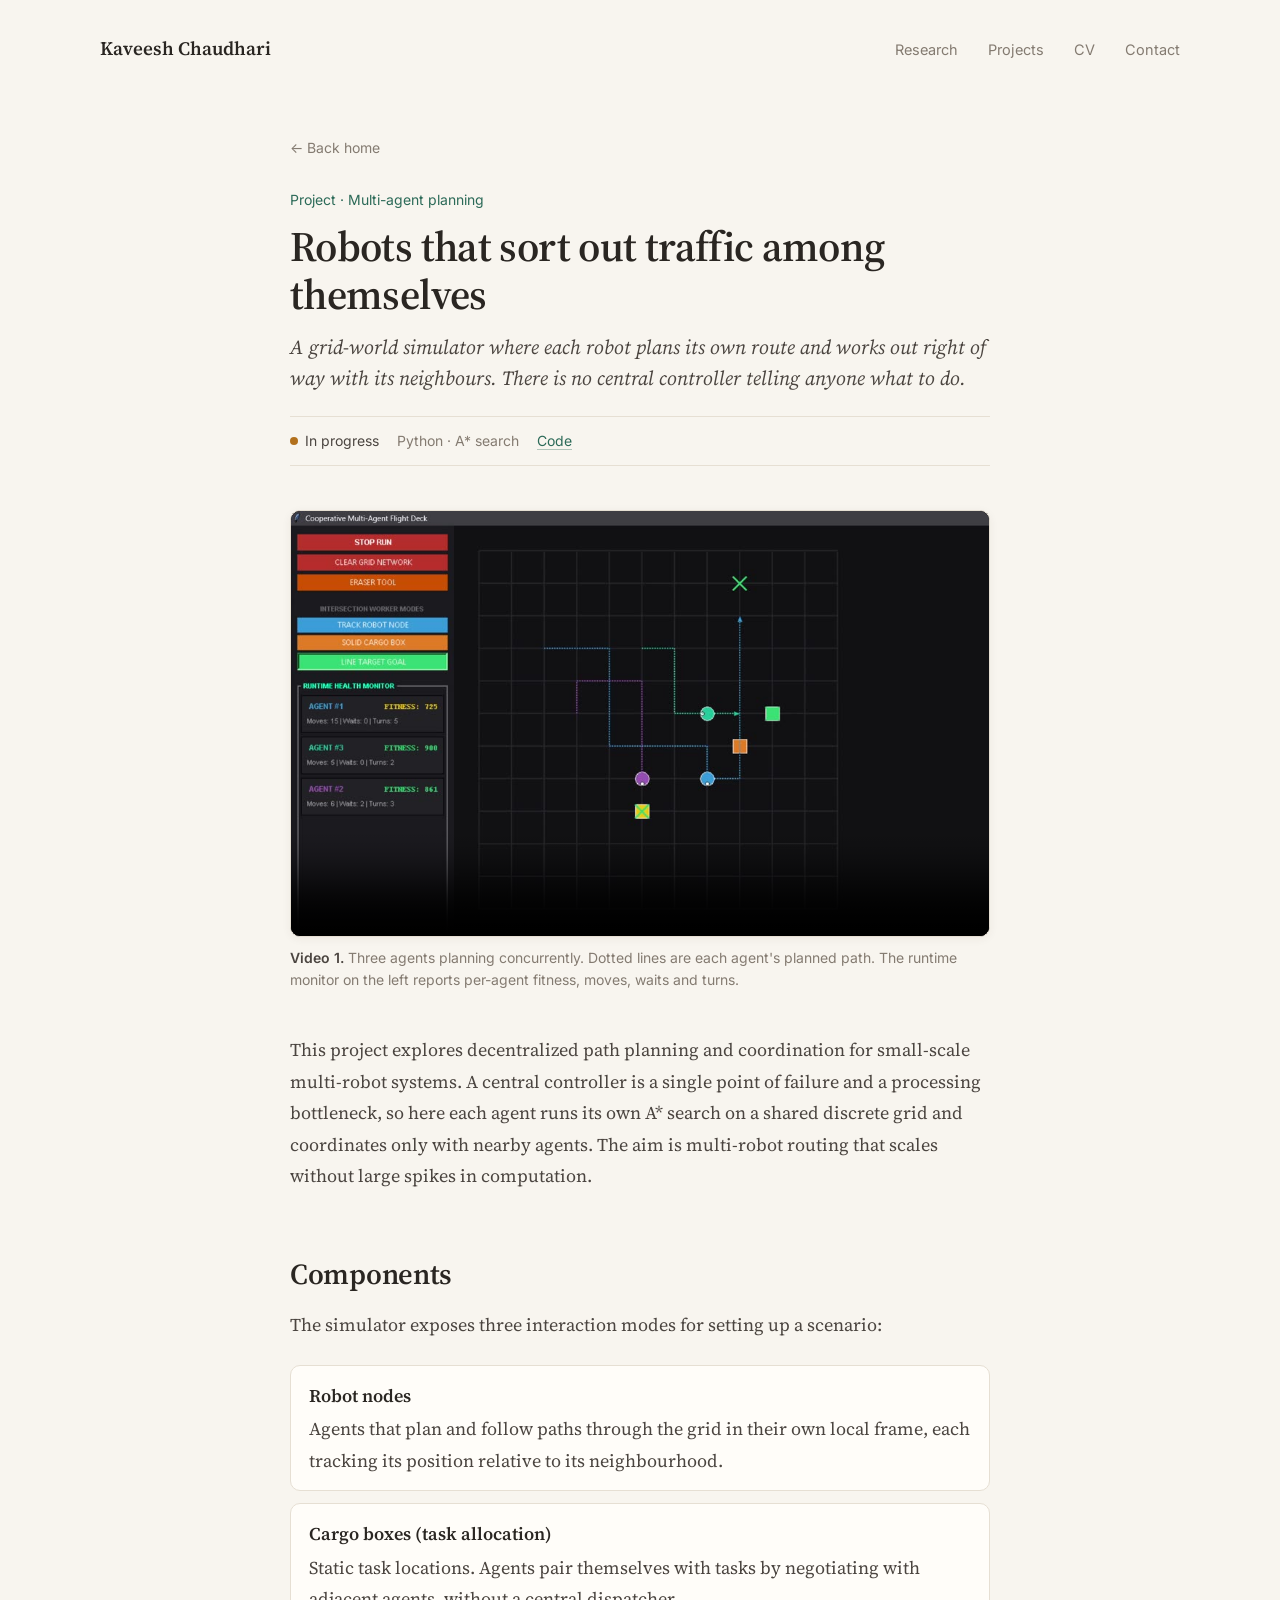
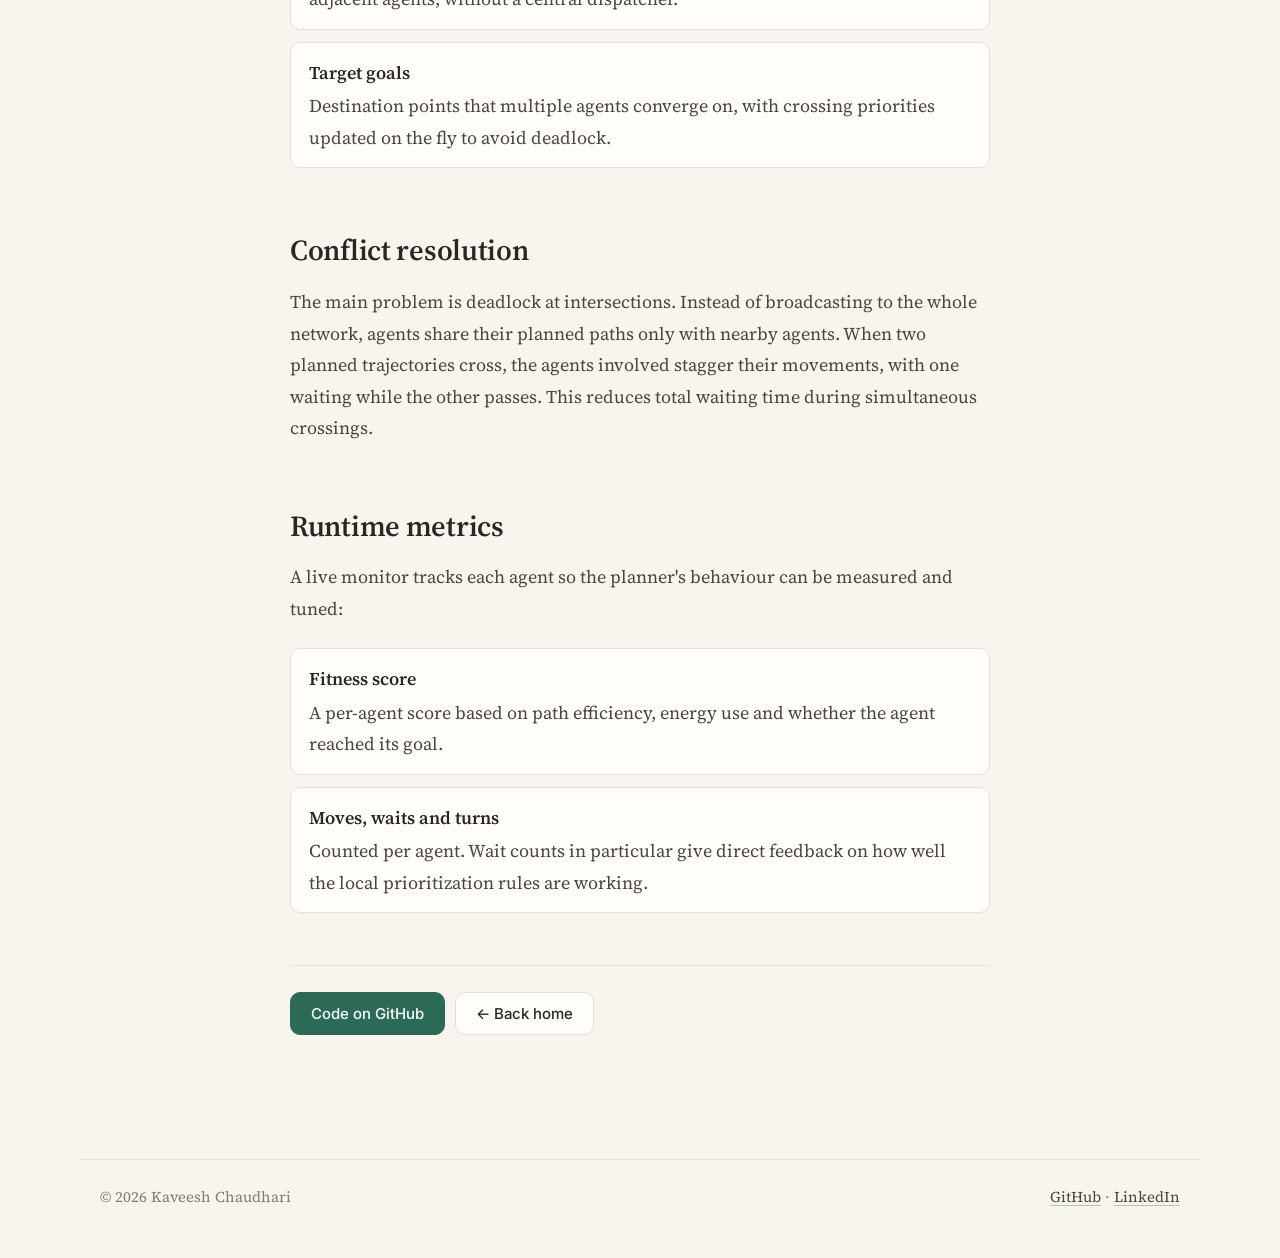
<file: projects/swarm.html>
<!DOCTYPE html>
<html lang="en">
<head>
    <meta charset="UTF-8">
    <meta name="viewport" content="width=device-width, initial-scale=1.0">
    <title>Robots That Sort Out Traffic Among Themselves | Kaveesh Chaudhari</title>
    <meta name="description" content="A grid-based simulator for decentralized multi-agent path planning with A*, local path sharing and intersection conflict resolution.">
    <meta name="author" content="Kaveesh Chaudhari">
    <link rel="icon" href="data:image/svg+xml,%3Csvg xmlns='http://www.w3.org/2000/svg' viewBox='0 0 64 64'%3E%3Crect width='64' height='64' rx='14' fill='%232c6a58'/%3E%3Ctext x='32' y='42' font-family='Georgia,serif' font-size='28' font-weight='600' fill='white' text-anchor='middle'%3EK%3C/text%3E%3C/svg%3E">
    <link rel="preconnect" href="https://fonts.googleapis.com">
    <link rel="preconnect" href="https://fonts.gstatic.com" crossorigin>
    <link href="https://fonts.googleapis.com/css2?family=Inter:wght@400;500;600&family=JetBrains+Mono&family=Source+Serif+4:ital,opsz,wght@0,8..60,400;0,8..60,600;1,8..60,400;1,8..60,600&display=swap" rel="stylesheet">
    <link rel="stylesheet" href="../style.css">
</head>
<body>

    <header class="site-header">
        <div class="container">
            <a href="../index.html" class="site-name">Kaveesh Chaudhari</a>
            <nav class="site-nav" aria-label="Primary">
                <a href="../index.html#research">Research</a>
                <a href="../index.html#projects">Projects</a>
                <a href="https://drive.google.com/file/d/1AUieMIezUhRojSnfZZ9DG1ku7m9eyF67/view?usp=sharing" target="_blank" rel="noopener">CV</a>
                <a href="../index.html#contact">Contact</a>
            </nav>
        </div>
    </header>

    <main class="container article">
        <a href="../index.html#projects" class="back-link">&larr; Back home</a>

        <p class="article-kicker">Project · Multi-agent planning</p>
        <h1>Robots that sort out traffic among themselves</h1>
        <p class="lede">
            A grid-world simulator where each robot plans its own route and works out right of way with its
            neighbours. There is no central controller telling anyone what to do.
        </p>

        <div class="article-meta">
            <span class="status in-progress">In progress</span>
            <span>Python · A* search</span>
            <a href="https://github.com/1sznkaveesh/Swarm_System" target="_blank" rel="noopener">Code</a>
        </div>

        <figure>
            <video controls preload="metadata" playsinline poster="../assets/img/swarm-demo-poster.jpg">
                <source src="../assets/video/swarm-demo.mp4" type="video/mp4">
                Your browser does not support embedded video. <a href="../assets/video/swarm-demo.mp4">Download the clip</a>.
            </video>
            <figcaption>
                <b>Video 1.</b> Three agents planning concurrently. Dotted lines are each agent's planned path. The runtime
                monitor on the left reports per-agent fitness, moves, waits and turns.
            </figcaption>
        </figure>

        <div class="prose">

            <p>
                This project explores decentralized path planning and coordination for small-scale multi-robot systems.
                A central controller is a single point of failure and a processing bottleneck, so here each agent runs its
                own A* search on a shared discrete grid and coordinates only with nearby agents. The aim is multi-robot
                routing that scales without large spikes in computation.
            </p>

            <h2 id="components">Components</h2>

            <p>The simulator exposes three interaction modes for setting up a scenario:</p>

            <ul class="components">
                <li>
                    <strong>Robot nodes</strong>
                    Agents that plan and follow paths through the grid in their own local frame, each tracking its
                    position relative to its neighbourhood.
                </li>
                <li>
                    <strong>Cargo boxes (task allocation)</strong>
                    Static task locations. Agents pair themselves with tasks by negotiating with adjacent agents, without
                    a central dispatcher.
                </li>
                <li>
                    <strong>Target goals</strong>
                    Destination points that multiple agents converge on, with crossing priorities updated on the fly to
                    avoid deadlock.
                </li>
            </ul>

            <h2 id="conflicts">Conflict resolution</h2>

            <p>
                The main problem is deadlock at intersections. Instead of broadcasting to the whole network, agents share
                their planned paths only with nearby agents. When two planned trajectories cross, the agents involved
                stagger their movements, with one waiting while the other passes. This reduces total waiting time during
                simultaneous crossings.
            </p>

            <h2 id="metrics">Runtime metrics</h2>

            <p>A live monitor tracks each agent so the planner's behaviour can be measured and tuned:</p>

            <ul class="components">
                <li>
                    <strong>Fitness score</strong>
                    A per-agent score based on path efficiency, energy use and whether the agent reached its goal.
                </li>
                <li>
                    <strong>Moves, waits and turns</strong>
                    Counted per agent. Wait counts in particular give direct feedback on how well the local
                    prioritization rules are working.
                </li>
            </ul>

        </div>

        <div class="article-end">
            <a class="btn btn-primary" href="https://github.com/1sznkaveesh/Swarm_System" target="_blank" rel="noopener">Code on GitHub</a>
            <a class="btn" href="../index.html#projects">&larr; Back home</a>
        </div>
    </main>

    <footer class="site-footer">
        <div class="container">
            <span>&copy; 2026 Kaveesh Chaudhari</span>
            <span><a href="https://github.com/1sznkaveesh" target="_blank" rel="noopener">GitHub</a> · <a href="https://www.linkedin.com/in/kaveesh-chaudhari-2136822a4/" target="_blank" rel="noopener">LinkedIn</a></span>
        </div>
    </footer>

</body>
</html>
</file>
<file: style.css>
/* ==========================================================================
   Kaveesh Chaudhari — personal site
   One shared stylesheet for the home page and all write-ups.
   Warm "paper" look: serif reading text, sans only for small labels.
   ========================================================================== */

:root {
    --bg: #f8f5ef;
    --surface: #fffdf9;
    --surface-2: #f1ece3;
    --border: #e6dfd3;
    --text: #2a2622;
    --text-2: #4b4540;
    --text-3: #847b71;
    --accent: #2c6a58;
    --accent-hover: #1d4c3f;
    --accent-soft: #e3eee8;
    --highlight: #f6e7b8;
    --ok: #3d7d55;
    --warn: #b2701c;
    --figure-bg: #ffffff;

    --font-serif: "Source Serif 4", Georgia, "Times New Roman", serif;
    --font-sans: "Inter", system-ui, -apple-system, "Segoe UI", Roboto, sans-serif;
    --font-mono: "JetBrains Mono", ui-monospace, SFMono-Regular, Menlo, monospace;

    --measure: 740px;
    --wide: 1120px;
    --radius: 10px;
}

@media (prefers-color-scheme: dark) {
    :root:not([data-theme="light"]) {
        --bg: #1b1916;
        --surface: #23201c;
        --surface-2: #2b2823;
        --border: #3a352e;
        --text: #eee8de;
        --text-2: #cfc7bb;
        --text-3: #9d9487;
        --accent: #86c4ad;
        --accent-hover: #a8d8c5;
        --accent-soft: #24352e;
        --highlight: #4d4020;
        --ok: #7cc49a;
        --warn: #e2aa5c;
        --figure-bg: #f7f4ee;
    }
}

*,
*::before,
*::after {
    box-sizing: border-box;
}

html {
    scroll-behavior: smooth;
    -webkit-text-size-adjust: 100%;
}

body {
    margin: 0;
    background: var(--bg);
    color: var(--text);
    font-family: var(--font-serif);
    font-size: 18px;
    line-height: 1.7;
    -webkit-font-smoothing: antialiased;
}

img,
video {
    max-width: 100%;
    height: auto;
    display: block;
}

a {
    color: var(--accent);
    text-decoration: underline;
    text-decoration-thickness: 1px;
    text-decoration-color: color-mix(in srgb, var(--accent) 35%, transparent);
    text-underline-offset: 3px;
    transition: color 0.15s ease, text-decoration-color 0.15s ease;
}

a:hover {
    color: var(--accent-hover);
    text-decoration-color: currentColor;
}

:focus-visible {
    outline: 2px solid var(--accent);
    outline-offset: 2px;
    border-radius: 2px;
}

::selection {
    background: var(--highlight);
    color: var(--text);
}

.container {
    max-width: var(--measure);
    margin: 0 auto;
    padding: 0 20px;
}

/* ---------- Header / footer ---------- */

.site-header .container {
    display: flex;
    align-items: baseline;
    justify-content: space-between;
    gap: 6px 20px;
    flex-wrap: wrap;
    padding-top: 32px;
    padding-bottom: 12px;
}

.site-name {
    font-family: var(--font-serif);
    font-weight: 600;
    font-size: 19px;
    color: var(--text);
    text-decoration: none;
}

.site-name:hover {
    color: var(--accent);
}

.site-nav {
    display: flex;
    gap: 30px;
    flex-wrap: wrap;
    font-family: var(--font-sans);
}

.site-nav a {
    color: var(--text-3);
    font-size: 14.5px;
    text-decoration: none;
}

.site-nav a:hover {
    color: var(--accent);
}

.site-footer {
    margin-top: 96px;
    padding: 28px 0 48px;
    color: var(--text-3);
    font-size: 15px;
}

.site-footer .container {
    display: flex;
    justify-content: space-between;
    gap: 12px 24px;
    flex-wrap: wrap;
    border-top: 1px solid var(--border);
    padding-top: 24px;
}

.site-footer a {
    color: var(--text-2);
}

/* ---------- Home: intro ---------- */

.container.wide,
.site-header .container,
.site-footer .container {
    max-width: var(--wide);
}

.intro {
    display: grid;
    grid-template-columns: minmax(0, 1fr) 300px;
    gap: 64px;
    align-items: start;
    padding: 88px 0 24px;
}

.intro-text {
    max-width: 640px;
}

.intro-top {
    display: flex;
    align-items: center;
    gap: 24px;
    margin-bottom: 32px;
}

.avatar {
    width: 120px;
    height: 120px;
    border-radius: 50%;
    object-fit: cover;
    flex-shrink: 0;
    border: 3px solid var(--surface);
    box-shadow: 0 1px 0 var(--border), 0 4px 14px rgba(60, 45, 30, 0.1);
}

.intro h1 {
    font-family: var(--font-serif);
    font-size: clamp(38px, 6vw, 56px);
    font-weight: 600;
    line-height: 1.05;
    letter-spacing: -0.02em;
    margin: 0 0 10px;
}

.intro .role {
    font-family: var(--font-sans);
    color: var(--text-3);
    font-size: 15.5px;
    margin: 0;
}

.intro-text p {
    color: var(--text-2);
    font-size: 19px;
    line-height: 1.75;
    margin: 0 0 22px;
}

.intro .hl {
    background: linear-gradient(transparent 58%, var(--highlight) 58%);
    color: var(--text);
}

.link-row {
    display: flex;
    flex-wrap: wrap;
    align-items: center;
    gap: 10px 24px;
    margin-top: 34px;
    font-family: var(--font-sans);
    font-size: 15px;
}

/* "At a glance" side card */

.glance {
    background: var(--surface);
    border: 1px solid var(--border);
    border-radius: 18px;
    padding: 26px 26px 10px;
    box-shadow: 0 2px 14px rgba(60, 45, 30, 0.05);
    font-family: var(--font-sans);
    font-size: 14.5px;
    line-height: 1.55;
    color: var(--text-2);
    margin-top: 12px;
}

.glance h2 {
    font-family: var(--font-serif);
    font-size: 19px;
    font-style: italic;
    font-weight: 600;
    color: var(--text);
    margin: 0 0 16px;
}

.glance dl {
    margin: 0;
}

.glance dt {
    font-size: 12.5px;
    color: var(--text-3);
    margin-bottom: 4px;
}

.glance dd {
    margin: 0 0 18px;
}

.glance ul {
    list-style: none;
    padding: 0;
    margin: 0;
}

.glance li {
    padding: 2px 0;
}

.btn {
    display: inline-flex;
    align-items: center;
    gap: 6px;
    padding: 10px 20px;
    border: 1px solid var(--border);
    border-radius: 10px;
    background: var(--surface);
    color: var(--text);
    font-family: var(--font-sans);
    font-size: 15px;
    font-weight: 500;
    line-height: 1.4;
    text-decoration: none;
}

.btn:hover {
    border-color: var(--accent);
    color: var(--accent);
}

.btn-primary {
    background: var(--accent);
    border-color: var(--accent);
    color: #fff;
}

.btn-primary:hover {
    background: var(--accent-hover);
    border-color: var(--accent-hover);
    color: #fff;
}

@media (prefers-color-scheme: dark) {
    :root:not([data-theme="light"]) .btn-primary,
    :root:not([data-theme="light"]) .btn-primary:hover {
        color: #14201b;
    }
}

/* ---------- Home: sections ---------- */

.section {
    padding-top: 104px;
    scroll-margin-top: 24px;
}

.section-head {
    max-width: 640px;
    margin-bottom: 36px;
}

.section-title {
    font-family: var(--font-serif);
    font-size: 34px;
    font-weight: 600;
    letter-spacing: -0.015em;
    line-height: 1.2;
    margin: 0 0 8px;
}

.section-intro {
    color: var(--text-3);
    font-size: 18px;
    font-style: italic;
    margin: 0;
}

/* Research: large horizontal cards */

.entries {
    display: flex;
    flex-direction: column;
    gap: 28px;
}

.entry {
    display: grid;
    grid-template-columns: minmax(0, 5fr) minmax(0, 6fr);
    gap: 40px;
    align-items: center;
    padding: 28px;
    background: var(--surface);
    border: 1px solid var(--border);
    border-radius: 20px;
    box-shadow: 0 2px 14px rgba(60, 45, 30, 0.04);
    transition: box-shadow 0.25s ease, transform 0.25s ease;
}

.entry:hover {
    box-shadow: 0 10px 30px rgba(60, 45, 30, 0.09);
    transform: translateY(-2px);
}

.entry-thumb {
    display: block;
    aspect-ratio: 3 / 2;
    border: 1px solid var(--border);
    border-radius: 12px;
    overflow: hidden;
    background: var(--figure-bg);
}

.entry-thumb img {
    width: 100%;
    height: 100%;
    object-fit: cover;
    object-position: center top;
    transition: transform 0.35s ease;
}

.entry-thumb.contain img {
    object-fit: contain;
    padding: 10px;
}

.entry:hover .entry-thumb img {
    transform: scale(1.02);
}

.entry-kicker {
    font-family: var(--font-sans);
    font-size: 13px;
    color: var(--text-3);
    margin: 0 0 6px;
}

.entry-title {
    font-family: var(--font-serif);
    font-size: 25px;
    font-weight: 600;
    line-height: 1.25;
    letter-spacing: -0.01em;
    margin: 0 0 8px;
}

.entry-title a {
    color: var(--text);
    text-decoration: none;
}

.entry-title a:hover {
    color: var(--accent);
}

.entry-basis {
    font-family: var(--font-sans);
    font-size: 13.5px;
    color: var(--text-3);
    margin: 0 0 16px;
}

.entry-desc {
    font-size: 17px;
    line-height: 1.7;
    color: var(--text-2);
    margin: 0 0 18px;
}

.entry-links {
    display: flex;
    flex-wrap: wrap;
    gap: 6px 22px;
    font-family: var(--font-sans);
    font-size: 14.5px;
}

.entry-links a {
    text-decoration: none;
}

.entry-links a:hover {
    text-decoration: underline;
}

.entry-links a.more {
    font-weight: 600;
}

/* Projects: three-up card grid */

.card-grid {
    display: grid;
    grid-template-columns: repeat(3, minmax(0, 1fr));
    gap: 28px;
}

.card {
    display: flex;
    flex-direction: column;
    background: var(--surface);
    border: 1px solid var(--border);
    border-radius: 20px;
    overflow: hidden;
    box-shadow: 0 2px 14px rgba(60, 45, 30, 0.04);
    transition: box-shadow 0.25s ease, transform 0.25s ease;
}

.card:hover {
    box-shadow: 0 10px 30px rgba(60, 45, 30, 0.09);
    transform: translateY(-2px);
}

.card .entry-thumb {
    border: 0;
    border-bottom: 1px solid var(--border);
    border-radius: 0;
    aspect-ratio: 16 / 10;
}

.card:hover .entry-thumb img {
    transform: scale(1.02);
}

.card-body {
    display: flex;
    flex-direction: column;
    flex: 1;
    padding: 22px 24px 24px;
}

.card .entry-title {
    font-size: 21px;
}

.card .entry-desc {
    font-size: 16px;
    flex: 1;
}

.contact-block {
    max-width: 640px;
}

.contact-text {
    color: var(--text-2);
    font-size: 19px;
    line-height: 1.75;
    margin: 0 0 18px;
}

/* ---------- Article pages ---------- */

.article {
    padding-top: 56px;
}

.back-link {
    display: inline-block;
    font-family: var(--font-sans);
    font-size: 14px;
    color: var(--text-3);
    text-decoration: none;
    margin-bottom: 28px;
}

.article-kicker {
    font-family: var(--font-sans);
    font-size: 14px;
    color: var(--accent);
    margin: 0 0 10px;
}

.article h1 {
    font-family: var(--font-serif);
    font-size: clamp(30px, 5.5vw, 42px);
    font-weight: 600;
    line-height: 1.15;
    letter-spacing: -0.015em;
    margin: 0 0 14px;
}

.lede {
    font-size: 20px;
    line-height: 1.55;
    color: var(--text-2);
    font-style: italic;
    margin: 0 0 22px;
}

.article-meta {
    display: flex;
    flex-wrap: wrap;
    align-items: center;
    gap: 6px 18px;
    font-family: var(--font-sans);
    font-size: 14px;
    color: var(--text-3);
    padding: 12px 0;
    border-top: 1px solid var(--border);
    border-bottom: 1px solid var(--border);
    margin-bottom: 34px;
}

.status {
    display: inline-flex;
    align-items: center;
    gap: 7px;
    color: var(--text-2);
}

.status::before {
    content: "";
    width: 8px;
    height: 8px;
    border-radius: 50%;
    background: var(--ok);
}

.status.in-progress::before {
    background: var(--warn);
}

.summary {
    background: var(--surface);
    border: 1px solid var(--border);
    border-radius: 14px;
    padding: 20px 24px;
    margin: 0 0 40px;
    box-shadow: 0 2px 10px rgba(60, 45, 30, 0.05);
}

.summary h2 {
    font-family: var(--font-serif);
    font-size: 19px;
    font-style: italic;
    font-weight: 600;
    color: var(--text);
    margin: 0 0 8px;
}

.summary ul {
    margin: 0;
    padding-left: 20px;
}

.summary li {
    margin-bottom: 8px;
    color: var(--text-2);
    font-size: 17px;
    line-height: 1.6;
}

.summary li:last-child {
    margin-bottom: 0;
}

.prose {
    color: var(--text-2);
    font-size: 18px;
    line-height: 1.75;
}

.prose p {
    margin: 0 0 24px;
}

.prose h2 {
    font-family: var(--font-serif);
    font-size: 29px;
    font-weight: 600;
    line-height: 1.3;
    letter-spacing: -0.01em;
    color: var(--text);
    margin: 64px 0 16px;
}

.prose h3 {
    font-family: var(--font-serif);
    font-size: 20px;
    font-weight: 600;
    color: var(--text);
    margin: 32px 0 8px;
}

.prose strong {
    color: var(--text);
    font-weight: 600;
}

.prose ul,
.prose ol {
    margin: 0 0 22px;
    padding-left: 24px;
}

.prose li {
    margin-bottom: 8px;
}

.prose code {
    font-family: var(--font-mono);
    font-size: 0.8em;
    background: var(--surface-2);
    border-radius: 4px;
    padding: 2px 5px;
    color: var(--text);
    overflow-wrap: anywhere;
}

.note {
    font-size: 16px;
    color: var(--text-3);
}

/* Figures */

figure {
    margin: 44px 0;
}

figure img,
figure video {
    width: 100%;
    border: 1px solid var(--border);
    border-radius: var(--radius);
    background: var(--figure-bg);
    box-shadow: 0 2px 10px rgba(60, 45, 30, 0.06);
}

figure video {
    background: #000;
}

figure.portrait img {
    max-width: 280px;
    margin: 0 auto;
}

figcaption {
    margin-top: 10px;
    font-family: var(--font-sans);
    font-size: 14px;
    line-height: 1.55;
    color: var(--text-3);
}

figcaption b {
    color: var(--text-2);
    font-weight: 600;
}

/* Tables */

.table-wrap {
    overflow-x: auto;
    margin: 26px 0 30px;
    -webkit-overflow-scrolling: touch;
}

.table-wrap table {
    width: 100%;
    border-collapse: collapse;
    font-family: var(--font-sans);
    font-size: 14.5px;
    line-height: 1.5;
    font-variant-numeric: tabular-nums;
}

.table-wrap caption {
    caption-side: bottom;
    text-align: left;
    font-size: 13.5px;
    color: var(--text-3);
    padding-top: 10px;
}

.table-wrap th,
.table-wrap td {
    padding: 9px 12px;
    text-align: left;
    vertical-align: top;
}

.table-wrap thead th {
    font-weight: 600;
    color: var(--text);
    border-top: 1.5px solid var(--text-3);
    border-bottom: 1px solid var(--text-3);
    white-space: nowrap;
}

.table-wrap tbody tr:last-child td {
    border-bottom: 1.5px solid var(--text-3);
}

.table-wrap tbody td {
    border-bottom: 1px solid var(--border);
    color: var(--text-2);
}

.table-wrap .num {
    text-align: right;
    white-space: nowrap;
}

.table-wrap .hl {
    color: var(--text);
    font-weight: 600;
}

/* Component list */

.components {
    list-style: none;
    padding: 0 !important;
    margin: 0 0 24px;
}

.components li {
    padding: 14px 18px;
    background: var(--surface);
    border: 1px solid var(--border);
    border-radius: var(--radius);
    margin-bottom: 12px;
}

.components li strong {
    display: block;
    margin-bottom: 2px;
}

/* Legend swatches (costmap) */

.legend {
    list-style: none;
    padding: 0 !important;
    margin: 0 0 24px;
    font-size: 16.5px;
}

.legend li {
    display: flex;
    gap: 10px;
    align-items: baseline;
    margin-bottom: 10px;
}

.swatch {
    flex: 0 0 12px;
    height: 12px;
    border-radius: 3px;
    border: 1px solid var(--border);
    transform: translateY(1px);
}

.media-split {
    display: grid;
    grid-template-columns: minmax(0, 0.8fr) minmax(0, 1.2fr);
    gap: 28px;
    align-items: center;
    margin: 36px 0;
}

.media-split figure {
    margin: 0;
}

.article-end {
    margin-top: 52px;
    padding-top: 26px;
    border-top: 1px solid var(--border);
    display: flex;
    flex-wrap: wrap;
    gap: 10px;
}

/* ---------- Responsive ---------- */

@media (max-width: 960px) {
    .intro {
        grid-template-columns: 1fr;
        gap: 40px;
        padding-top: 64px;
    }

    .glance {
        margin-top: 0;
    }

    .card-grid {
        grid-template-columns: repeat(2, minmax(0, 1fr));
    }
}

@media (max-width: 760px) {
    .entry {
        grid-template-columns: 1fr;
        gap: 22px;
        padding: 20px;
    }

    .card-grid {
        grid-template-columns: 1fr;
    }
}

@media (max-width: 640px) {
    body {
        font-size: 17px;
    }

    .container {
        padding: 0 16px;
    }

    .site-header .container {
        padding-top: 18px;
    }

    .site-nav {
        gap: 16px;
    }

    .intro {
        padding-top: 40px;
    }

    .intro-text p,
    .contact-text {
        font-size: 17.5px;
    }

    .intro-top {
        gap: 16px;
    }

    .avatar {
        width: 84px;
        height: 84px;
    }

    .section {
        padding-top: 72px;
    }

    .section-title {
        font-size: 29px;
    }

    .entry-title {
        font-size: 22px;
    }

    .media-split {
        grid-template-columns: 1fr;
    }

    .prose {
        font-size: 17px;
    }

    .lede {
        font-size: 18px;
    }
}

@media (prefers-reduced-motion: reduce) {
    html {
        scroll-behavior: auto;
    }

    * {
        transition: none !important;
    }
}
</file>
